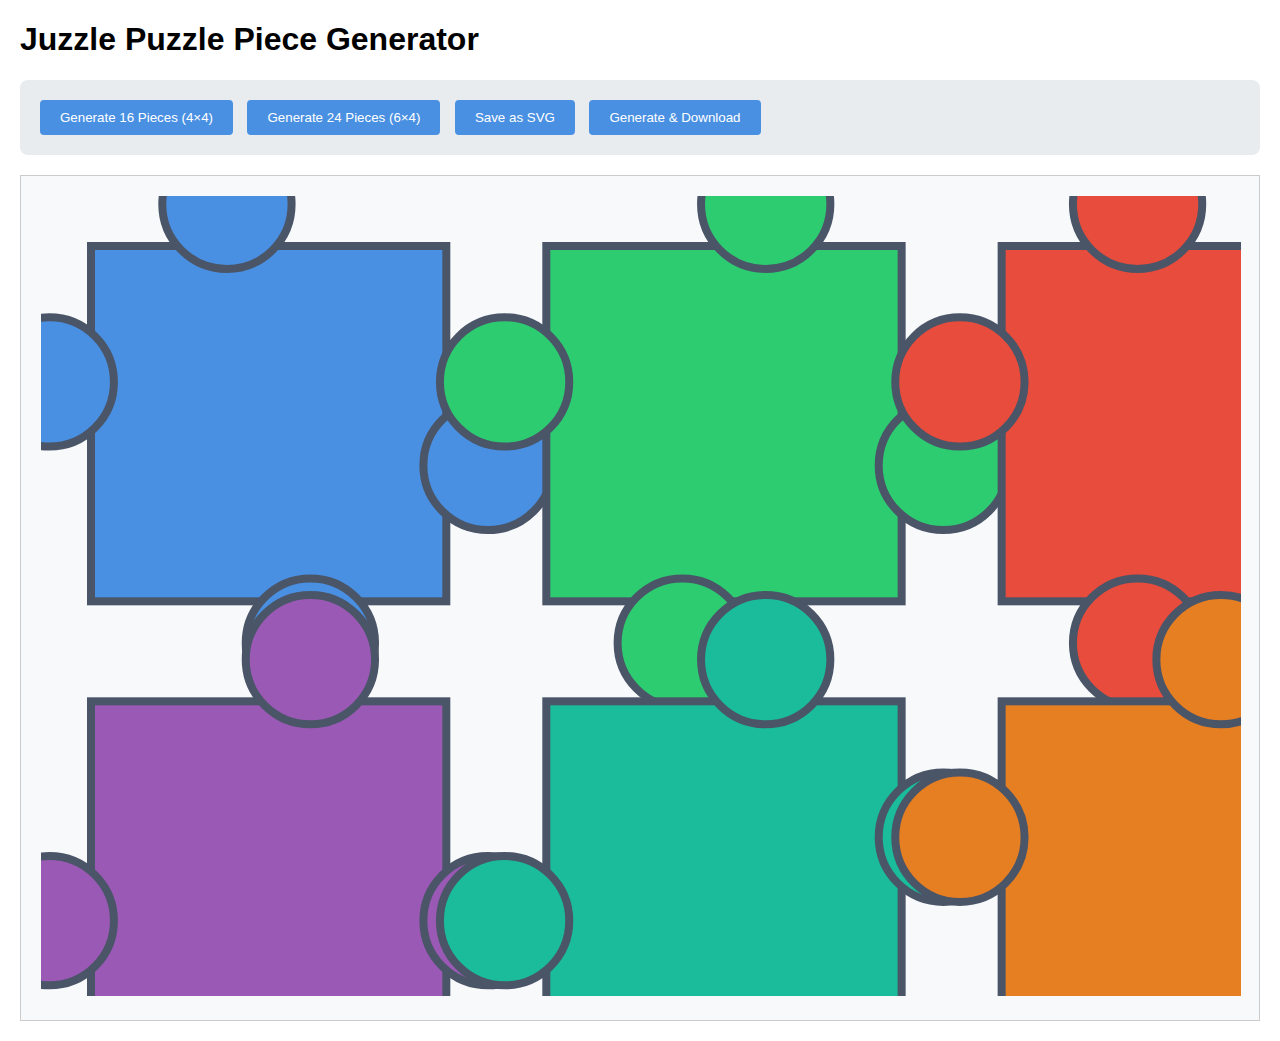
<file: gen/index.html>
<!DOCTYPE html>
<html>
<head>
    <title>Juzzle Piece Generator</title>
    <style>
        body { margin: 20px; font-family: sans-serif; }
        #puzzle-container { 
            border: 1px solid #ccc; 
            padding: 20px;
            background: #f8f9fa;
        }
        .controls {
            margin: 20px 0;
            padding: 15px;
            background: #e9ecef;
            border-radius: 8px;
        }
        button {
            padding: 10px 20px;
            margin: 5px;
            background: #4A90E2;
            color: white;
            border: none;
            border-radius: 4px;
            cursor: pointer;
        }
        button:hover { background: #357ABD; }
    </style>
</head>
<body>
    <h1>Juzzle Puzzle Piece Generator</h1>
    
    <div class="controls">
        <button onclick="generatePieces(16)">Generate 16 Pieces (4×4)</button>
        <button onclick="generatePieces(24)">Generate 24 Pieces (6×4)</button>
        <button onclick="saveAsSVG()">Save as SVG</button>
        <button onclick="generateAndDownload(16)">Generate & Download</button>
    </div>
    
    <div id="puzzle-container"></div>

    <script>
        // Include the JuzzlePieceGenerator class here
        class JuzzlePieceGenerator {
            constructor() {
                this.squareSize = 355.32;
                this.knobRadius = 64.65;
                this.knobOffset = 41.72;
                this.connectionPoints = [
                    { x: -this.knobOffset, y: 177.66 - this.knobOffset, side: 'left', pos: 'top' },
                    { x: -this.knobOffset, y: 177.66 + this.knobOffset, side: 'left', pos: 'bottom' },
                    { x: this.squareSize + this.knobOffset, y: 177.66 - this.knobOffset, side: 'right', pos: 'top' },
                    { x: this.squareSize + this.knobOffset, y: 177.66 + this.knobOffset, side: 'right', pos: 'bottom' },
                    { x: 177.66 - this.knobOffset, y: -this.knobOffset, side: 'top', pos: 'left' },
                    { x: 177.66 + this.knobOffset, y: -this.knobOffset, side: 'top', pos: 'right' },
                    { x: 177.66 - this.knobOffset, y: this.squareSize + this.knobOffset, side: 'bottom', pos: 'left' },
                    { x: 177.66 + this.knobOffset, y: this.squareSize + this.knobOffset, side: 'bottom', pos: 'right' }
                ];
            }

            generateBalancedPattern() {
                const pattern = this.connectionPoints.map(() => 
                    Math.random() > 0.5 ? 'knob' : 'hole'
                );
                
                ['left', 'right', 'top', 'bottom'].forEach(side => {
                    const sideIndices = this.connectionPoints
                        .map((cp, i) => cp.side === side ? i : -1)
                        .filter(i => i !== -1);
                    const sideTypes = sideIndices.map(i => pattern[i]);
                    
                    if (sideTypes.every(t => t === 'knob')) {
                        pattern[sideIndices[0]] = 'hole';
                    } else if (sideTypes.every(t => t === 'hole')) {
                        pattern[sideIndices[0]] = 'knob';
                    }
                });
                
                return pattern;
            }

            createPieceSVG(pattern, pieceId, color = '#7E8AA2') {
                const svgNS = "http://www.w3.org/2000/svg";
                const group = document.createElementNS(svgNS, 'g');
                group.setAttribute('id', `piece-${pieceId}`);
                
                const square = document.createElementNS(svgNS, 'rect');
                square.setAttribute('x', '0');
                square.setAttribute('y', '0');
                square.setAttribute('width', this.squareSize);
                square.setAttribute('height', this.squareSize);
                square.setAttribute('fill', color);
                square.setAttribute('stroke', '#4A5568');
                square.setAttribute('stroke-width', '8');
                group.appendChild(square);
                
                this.connectionPoints.forEach((point, i) => {
                    if (pattern[i] === 'knob') {
                        const knob = document.createElementNS(svgNS, 'circle');
                        knob.setAttribute('cx', point.x);
                        knob.setAttribute('cy', point.y);
                        knob.setAttribute('r', this.knobRadius);
                        knob.setAttribute('fill', color);
                        knob.setAttribute('stroke', '#4A5568');
                        knob.setAttribute('stroke-width', '8');
                        group.appendChild(knob);
                    }
                });
                
                return group;
            }

            generatePiecesGrid(numPieces = 16, cols = 4) {
                const svgNS = "http://www.w3.org/2000/svg";
                const svg = document.createElementNS(svgNS, 'svg');
                svg.setAttribute('width', '1200');
                svg.setAttribute('height', '800');
                svg.setAttribute('viewBox', '0 0 1200 800');
                
                const colors = [
                    '#4A90E2', '#2ECC71', '#E74C3C', '#F39C12',
                    '#9B59B6', '#1ABC9C', '#E67E22', '#34495E',
                    '#3498DB', '#27AE60', '#D35400', '#8E44AD',
                    '#16A085', '#2980B9', '#C0392B', '#7F8C8D'
                ];
                
                const rows = Math.ceil(numPieces / cols);
                const pieceWidth = this.squareSize + 100;
                const pieceHeight = this.squareSize + 100;
                
                for (let i = 0; i < numPieces; i++) {
                    const pattern = this.generateBalancedPattern();
                    const color = colors[i % colors.length];
                    const piece = this.createPieceSVG(pattern, i, color);
                    
                    const col = i % cols;
                    const row = Math.floor(i / cols);
                    piece.setAttribute('transform', `translate(${50 + col * pieceWidth}, ${50 + row * pieceHeight})`);
                    svg.appendChild(piece);
                }
                
                return svg;
            }
        }

        const generator = new JuzzlePieceGenerator();
        let currentSVG = null;

        function generatePieces(num) {
            const cols = num === 24 ? 6 : 4;
            const container = document.getElementById('puzzle-container');
            container.innerHTML = '';
            currentSVG = generator.generatePiecesGrid(num, cols);
            container.appendChild(currentSVG);
        }

        function saveAsSVG() {
            if (!currentSVG) return;
            const svgString = new XMLSerializer().serializeToString(currentSVG);
            const blob = new Blob([svgString], { type: 'image/svg+xml' });
            const url = URL.createObjectURL(blob);
            const a = document.createElement('a');
            a.href = url;
            a.download = 'juzzle-pieces.svg';
            a.click();
        }

        function generateAndDownload(num) {
            generatePieces(num);
            setTimeout(saveAsSVG, 100);
        }

        // Initial generation
        generatePieces(16);
    </script>
</body>
</html>
</file>
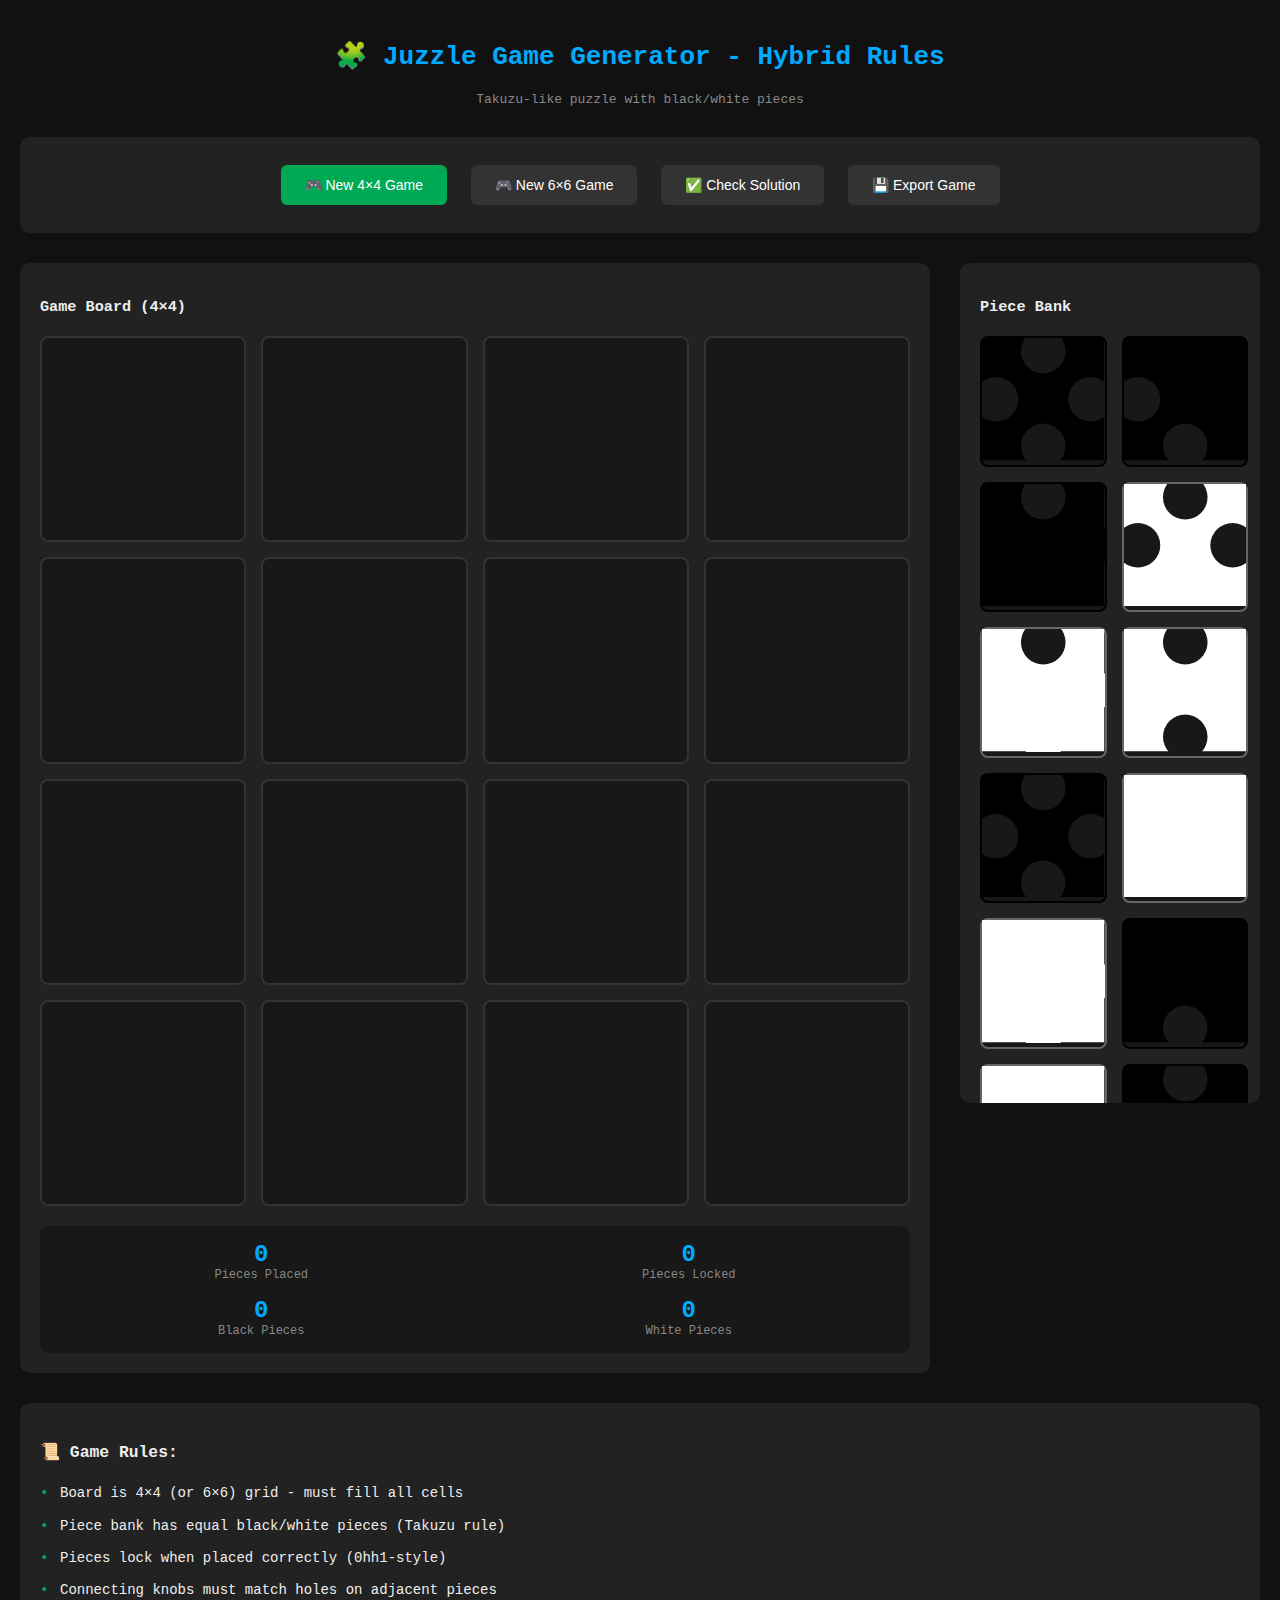
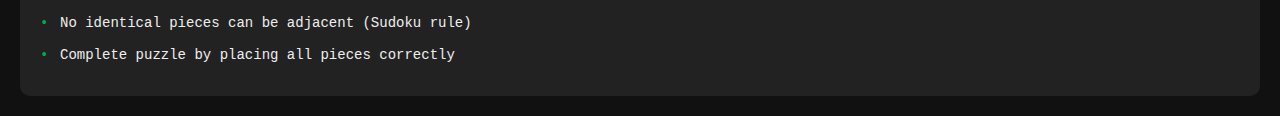
<file: suzuku/index.html>
<!DOCTYPE html>
<html>
<head>
    <title>Juzzle Game Generator - Hybrid Rules</title>
    <style>
        body { margin: 0; padding: 20px; background: #111; color: #eee; font-family: monospace; }
        .container { max-width: 1400px; margin: 0 auto; }
        h1 { color: #0af; text-align: center; margin: 20px 0; }
        .subtitle { text-align: center; color: #888; margin-bottom: 30px; }
        
        .game-container {
            display: grid;
            grid-template-columns: 1fr 300px;
            gap: 30px;
            margin-top: 30px;
        }
        
        .board-section {
            background: #222;
            padding: 20px;
            border-radius: 10px;
        }
        
        .bank-section {
            background: #222;
            padding: 20px;
            border-radius: 10px;
            overflow-y: auto;
            max-height: 800px;
        }
        
        .controls {
            text-align: center;
            margin: 30px 0;
            padding: 20px;
            background: #222;
            border-radius: 10px;
        }
        
        button {
            padding: 12px 24px;
            margin: 8px;
            background: #0a5;
            color: white;
            border: none;
            border-radius: 6px;
            cursor: pointer;
            font-size: 14px;
        }
        
        button:hover { background: #0c6; }
        button.secondary { background: #333; }
        button.secondary:hover { background: #444; }
        
        #board {
            display: grid;
            grid-template-columns: repeat(4, 1fr);
            gap: 15px;
            margin: 20px 0;
        }
        
        #piece-bank {
            display: grid;
            grid-template-columns: repeat(2, 1fr);
            gap: 15px;
            margin: 20px 0;
        }
        
        .cell {
            background: #181818;
            border: 2px solid #333;
            border-radius: 8px;
            aspect-ratio: 1;
            display: flex;
            align-items: center;
            justify-content: center;
            cursor: pointer;
            transition: all 0.2s;
        }
        
        .cell:hover { border-color: #0af; }
        .cell.placed { border-color: #0a5; }
        .cell.locked { border-color: #ff4500; background: rgba(255, 69, 0, 0.1); }
        .cell.invalid { border-color: #f00; animation: shake 0.5s; }
        
        .bank-piece {
            background: #181818;
            border: 2px solid #444;
            border-radius: 8px;
            aspect-ratio: 1;
            cursor: grab;
            transition: all 0.2s;
        }
        
        .bank-piece:hover { border-color: #0af; transform: scale(1.05); }
        .bank-piece.dragging { opacity: 0.5; }
        .bank-piece.used { opacity: 0.3; cursor: not-allowed; }
        
        .bank-piece.black { border-color: #000; }
        .bank-piece.white { border-color: #666; }
        
        .stats {
            display: grid;
            grid-template-columns: repeat(2, 1fr);
            gap: 15px;
            margin-top: 20px;
            padding: 15px;
            background: #181818;
            border-radius: 8px;
        }
        
        .stat-item {
            text-align: center;
        }
        
        .stat-value {
            font-size: 24px;
            font-weight: bold;
            color: #0af;
        }
        
        .stat-label {
            font-size: 12px;
            color: #888;
        }
        
        .rules {
            margin-top: 30px;
            padding: 20px;
            background: #222;
            border-radius: 10px;
            font-size: 14px;
            line-height: 1.6;
        }
        
        .rule-item {
            margin: 10px 0;
            padding-left: 20px;
            position: relative;
        }
        
        .rule-item:before {
            content: "•";
            color: #0a5;
            position: absolute;
            left: 0;
        }
        
        @keyframes shake {
            0%, 100% { transform: translateX(0); }
            25% { transform: translateX(-5px); }
            75% { transform: translateX(5px); }
        }
    </style>
</head>
<body>
    <div class="container">
        <h1>🧩 Juzzle Game Generator - Hybrid Rules</h1>
        <div class="subtitle">Takuzu-like puzzle with black/white pieces</div>
        
        <div class="controls">
            <button onclick="newGame(4)">🎮 New 4×4 Game</button>
            <button onclick="newGame(6)" class="secondary">🎮 New 6×6 Game</button>
            <button onclick="checkSolution()" class="secondary">✅ Check Solution</button>
            <button onclick="exportGame()" class="secondary">💾 Export Game</button>
        </div>
        
        <div class="game-container">
            <div class="board-section">
                <h3>Game Board (4×4)</h3>
                <div id="board"></div>
                <div class="stats">
                    <div class="stat-item">
                        <div class="stat-value" id="placed-count">0</div>
                        <div class="stat-label">Pieces Placed</div>
                    </div>
                    <div class="stat-item">
                        <div class="stat-value" id="locked-count">0</div>
                        <div class="stat-label">Pieces Locked</div>
                    </div>
                    <div class="stat-item">
                        <div class="stat-value" id="black-count">0</div>
                        <div class="stat-label">Black Pieces</div>
                    </div>
                    <div class="stat-item">
                        <div class="stat-value" id="white-count">0</div>
                        <div class="stat-label">White Pieces</div>
                    </div>
                </div>
            </div>
            
            <div class="bank-section">
                <h3>Piece Bank</h3>
                <div id="piece-bank"></div>
                <div style="margin-top: 20px; font-size: 12px; color: #888;">
                    Drag pieces from bank to board
                </div>
            </div>
        </div>
        
        <div class="rules">
            <h3>📜 Game Rules:</h3>
            <div class="rule-item">Board is 4×4 (or 6×6) grid - must fill all cells</div>
            <div class="rule-item">Piece bank has equal black/white pieces (Takuzu rule)</div>
            <div class="rule-item">Pieces lock when placed correctly (0hh1-style)</div>
            <div class="rule-item">Connecting knobs must match holes on adjacent pieces</div>
            <div class="rule-item">No identical pieces can be adjacent (Sudoku rule)</div>
            <div class="rule-item">Complete puzzle by placing all pieces correctly</div>
        </div>
    </div>

    <script>
        // Game configuration
        const CONFIG = {
            boardSize: 4,
            colors: {
                black: '#000000',
                white: '#ffffff'
            },
            template: {
                square: { x: 373.83, y: 381.35, width: 355.32, height: 355.32 },
                sides: {
                    left: [
                        { cx: 331.55, cy: 559.01, type: 'outer' },
                        { cx: 414.33, cy: 559.01, type: 'inner' }
                    ],
                    right: [
                        { cx: 688.86, cy: 559.01, type: 'inner' },
                        { cx: 771.64, cy: 559.01, type: 'outer' }
                    ],
                    top: [
                        { cx: 551.49, cy: 336.84, type: 'outer' },
                        { cx: 551.49, cy: 419.63, type: 'inner' }
                    ],
                    bottom: [
                        { cx: 551.49, cy: 694.15, type: 'inner' },
                        { cx: 551.49, cy: 776.94, type: 'outer' }
                    ]
                },
                radius: 64.65
            }
        };

        class JuzzleGame {
            constructor(boardSize = 4) {
                this.boardSize = boardSize;
                this.totalCells = boardSize * boardSize;
                this.board = Array(this.totalCells).fill(null);
                this.locked = Array(this.totalCells).fill(false);
                this.pieceBank = [];
                this.selectedPiece = null;
                this.draggingPiece = null;
                
                this.initGame();
                this.render();
            }
            
            initGame() {
                // Generate unique pieces for bank (50% black, 50% white)
                const totalPieces = this.totalCells;
                const blackCount = Math.floor(totalPieces / 2);
                const whiteCount = totalPieces - blackCount;
                
                // Generate black pieces
                for (let i = 0; i < blackCount; i++) {
                    const piece = this.generateUniquePiece(CONFIG.colors.black);
                    this.pieceBank.push({
                        ...piece,
                        id: `black-${i}`,
                        used: false,
                        colorType: 'black'
                    });
                }
                
                // Generate white pieces
                for (let i = 0; i < whiteCount; i++) {
                    const piece = this.generateUniquePiece(CONFIG.colors.white);
                    this.pieceBank.push({
                        ...piece,
                        id: `white-${i}`,
                        used: false,
                        colorType: 'white'
                    });
                }
                
                // Shuffle bank
                this.shuffleBank();
            }
            
            generateUniquePiece(color) {
                const pattern = {
                    left: Math.random() > 0.5 ? 0 : 1,
                    right: Math.random() > 0.5 ? 0 : 1,
                    top: Math.random() > 0.5 ? 0 : 1,
                    bottom: Math.random() > 0.5 ? 0 : 1
                };
                
                // Create SVG for piece
                const svg = this.createPieceSVG(pattern, color);
                
                return {
                    pattern,
                    color,
                    svg,
                    code: this.getPatternCode(pattern)
                };
            }
            
            createPieceSVG(pattern, color) {
                const svgNS = "http://www.w3.org/2000/svg";
                const svg = document.createElementNS(svgNS, 'svg');
                svg.setAttribute('viewBox', '0 0 355.32 355.32');
                svg.setAttribute('width', '100%');
                svg.setAttribute('height', '100%');
                
                // Calculate normalized coordinates
                const square = { x: 0, y: 0, width: 355.32, height: 355.32 };
                const radius = 64.65;
                const sides = {
                    left: [
                        { cx: 331.55 - 373.83, cy: 559.01 - 381.35, type: 'outer' },
                        { cx: 414.33 - 373.83, cy: 559.01 - 381.35, type: 'inner' }
                    ],
                    right: [
                        { cx: 688.86 - 373.83, cy: 559.01 - 381.35, type: 'inner' },
                        { cx: 771.64 - 373.83, cy: 559.01 - 381.35, type: 'outer' }
                    ],
                    top: [
                        { cx: 551.49 - 373.83, cy: 336.84 - 381.35, type: 'outer' },
                        { cx: 551.49 - 373.83, cy: 419.63 - 381.35, type: 'inner' }
                    ],
                    bottom: [
                        { cx: 551.49 - 373.83, cy: 694.15 - 381.35, type: 'inner' },
                        { cx: 551.49 - 373.83, cy: 776.94 - 381.35, type: 'outer' }
                    ]
                };
                
                // Create mask for holes
                const defs = document.createElementNS(svgNS, 'defs');
                const mask = document.createElementNS(svgNS, 'mask');
                mask.setAttribute('id', `mask-${Date.now()}-${Math.random()}`);
                
                const whiteBg = document.createElementNS(svgNS, 'rect');
                whiteBg.setAttribute('x', '0');
                whiteBg.setAttribute('y', '0');
                whiteBg.setAttribute('width', '100%');
                whiteBg.setAttribute('height', '100%');
                whiteBg.setAttribute('fill', 'white');
                mask.appendChild(whiteBg);
                
                // Add holes (inner circles)
                ['left', 'right', 'top', 'bottom'].forEach(side => {
                    const circle = sides[side][pattern[side]];
                    if (circle.type === 'inner') {
                        const hole = document.createElementNS(svgNS, 'circle');
                        hole.setAttribute('cx', circle.cx);
                        hole.setAttribute('cy', circle.cy);
                        hole.setAttribute('r', radius);
                        hole.setAttribute('fill', 'black');
                        mask.appendChild(hole);
                    }
                });
                
                defs.appendChild(mask);
                svg.appendChild(defs);
                
                // Base square with mask
                const squareRect = document.createElementNS(svgNS, 'rect');
                squareRect.setAttribute('x', '0');
                squareRect.setAttribute('y', '0');
                squareRect.setAttribute('width', square.width);
                squareRect.setAttribute('height', square.height);
                squareRect.setAttribute('fill', color);
                squareRect.setAttribute('mask', `url(#${mask.getAttribute('id')})`);
                svg.appendChild(squareRect);
                
                // Add knobs (outer circles)
                ['left', 'right', 'top', 'bottom'].forEach(side => {
                    const circle = sides[side][pattern[side]];
                    if (circle.type === 'outer') {
                        const knob = document.createElementNS(svgNS, 'circle');
                        knob.setAttribute('cx', circle.cx);
                        knob.setAttribute('cy', circle.cy);
                        knob.setAttribute('r', radius);
                        knob.setAttribute('fill', color);
                        svg.appendChild(knob);
                    }
                });
                
                return svg;
            }
            
            getPatternCode(pattern) {
                return `${pattern.left}${pattern.right}${pattern.top}${pattern.bottom}`;
            }
            
            shuffleBank() {
                for (let i = this.pieceBank.length - 1; i > 0; i--) {
                    const j = Math.floor(Math.random() * (i + 1));
                    [this.pieceBank[i], this.pieceBank[j]] = [this.pieceBank[j], this.pieceBank[i]];
                }
            }
            
            canPlacePiece(boardIndex, piece) {
                if (this.locked[boardIndex]) return false;
                
                // Check if piece already used
                if (piece.used) return false;
                
                const row = Math.floor(boardIndex / this.boardSize);
                const col = boardIndex % this.boardSize;
                
                // Check adjacent pieces
                const neighbors = [
                    { dir: 'left', checkIndex: boardIndex - 1, needSide: 'right', otherSide: 'left' },
                    { dir: 'right', checkIndex: boardIndex + 1, needSide: 'left', otherSide: 'right' },
                    { dir: 'top', checkIndex: boardIndex - this.boardSize, needSide: 'bottom', otherSide: 'top' },
                    { dir: 'bottom', checkIndex: boardIndex + this.boardSize, needSide: 'top', otherSide: 'bottom' }
                ];
                
                for (const neighbor of neighbors) {
                    if (this.board[neighbor.checkIndex]) {
                        const neighborPiece = this.pieceBank.find(p => p.id === this.board[neighbor.checkIndex]);
                        
                        // Takuzu rule: No identical adjacent pieces
                        if (neighborPiece.code === piece.code) {
                            return false;
                        }
                        
                        // Check knob/hole compatibility
                        if (!this.checkConnection(piece, neighborPiece, neighbor.needSide, neighbor.otherSide)) {
                            return false;
                        }
                    }
                }
                
                return true;
            }
            
            checkConnection(piece1, piece2, side1, side2) {
                // Get circle types for the connecting sides
                const sides = ['left', 'right', 'top', 'bottom'];
                const template = CONFIG.template.sides;
                
                const circle1 = template[side1][piece1.pattern[side1]];
                const circle2 = template[side2][piece2.pattern[side2]];
                
                // Knob must connect to hole (opposite types)
                return circle1.type !== circle2.type;
            }
            
            placePiece(boardIndex, pieceId) {
                const pieceIndex = this.pieceBank.findIndex(p => p.id === pieceId);
                if (pieceIndex === -1 || this.pieceBank[pieceIndex].used) return false;
                
                const piece = this.pieceBank[pieceIndex];
                
                if (this.canPlacePiece(boardIndex, piece)) {
                    this.board[boardIndex] = pieceId;
                    this.pieceBank[pieceIndex].used = true;
                    
                    // Check if piece should lock
                    if (this.shouldLockPiece(boardIndex)) {
                        this.locked[boardIndex] = true;
                    }
                    
                    this.render();
                    return true;
                }
                
                return false;
            }
            
            shouldLockPiece(boardIndex) {
                // Piece locks if all adjacent connections are valid
                const row = Math.floor(boardIndex / this.boardSize);
                const col = boardIndex % this.boardSize;
                
                const checks = [];
                if (col > 0) checks.push(boardIndex - 1);
                if (col < this.boardSize - 1) checks.push(boardIndex + 1);
                if (row > 0) checks.push(boardIndex - this.boardSize);
                if (row < this.boardSize - 1) checks.push(boardIndex + this.boardSize);
                
                return checks.every(index => this.board[index] !== null);
            }
            
            removePiece(boardIndex) {
                if (this.locked[boardIndex]) return false;
                
                const pieceId = this.board[boardIndex];
                if (!pieceId) return false;
                
                const pieceIndex = this.pieceBank.findIndex(p => p.id === pieceId);
                if (pieceIndex !== -1) {
                    this.pieceBank[pieceIndex].used = false;
                }
                
                this.board[boardIndex] = null;
                this.render();
                return true;
            }
            
            checkSolution() {
                let valid = true;
                const feedback = [];
                
                // Check all cells are filled
                if (this.board.some(cell => cell === null)) {
                    feedback.push("Not all cells are filled");
                    valid = false;
                }
                
                // Check Takuzu rule: equal black/white count per row/column
                for (let i = 0; i < this.boardSize; i++) {
                    // Check row
                    const rowPieces = this.board.slice(i * this.boardSize, (i + 1) * this.boardSize)
                        .map(id => this.pieceBank.find(p => p.id === id))
                        .filter(Boolean);
                    
                    const blackInRow = rowPieces.filter(p => p.colorType === 'black').length;
                    const whiteInRow = rowPieces.filter(p => p.colorType === 'white').length;
                    
                    if (Math.abs(blackInRow - whiteInRow) > 1) {
                        feedback.push(`Row ${i + 1} doesn't have balanced black/white pieces`);
                        valid = false;
                    }
                    
                    // Check column
                    const colPieces = [];
                    for (let j = 0; j < this.boardSize; j++) {
                        const pieceId = this.board[j * this.boardSize + i];
                        if (pieceId) {
                            const piece = this.pieceBank.find(p => p.id === pieceId);
                            if (piece) colPieces.push(piece);
                        }
                    }
                    
                    const blackInCol = colPieces.filter(p => p.colorType === 'black').length;
                    const whiteInCol = colPieces.filter(p => p.colorType === 'white').length;
                    
                    if (Math.abs(blackInCol - whiteInCol) > 1) {
                        feedback.push(`Column ${i + 1} doesn't have balanced black/white pieces`);
                        valid = false;
                    }
                }
                
                // Check no identical adjacent pieces
                for (let i = 0; i < this.totalCells; i++) {
                    if (!this.board[i]) continue;
                    
                    const piece = this.pieceBank.find(p => p.id === this.board[i]);
                    const neighbors = [
                        i - 1, // left
                        i + 1, // right
                        i - this.boardSize, // top
                        i + this.boardSize // bottom
                    ].filter(index => index >= 0 && index < this.totalCells);
                    
                    for (const neighbor of neighbors) {
                        if (this.board[neighbor]) {
                            const neighborPiece = this.pieceBank.find(p => p.id === this.board[neighbor]);
                            if (piece.code === neighborPiece.code) {
                                feedback.push(`Pieces at ${i} and ${neighbor} are identical`);
                                valid = false;
                            }
                        }
                    }
                }
                
                return { valid, feedback };
            }
            
            render() {
                this.renderBoard();
                this.renderBank();
                this.updateStats();
            }
            
            renderBoard() {
                const boardEl = document.getElementById('board');
                boardEl.style.gridTemplateColumns = `repeat(${this.boardSize}, 1fr)`;
                boardEl.innerHTML = '';
                
                for (let i = 0; i < this.totalCells; i++) {
                    const cell = document.createElement('div');
                    cell.className = 'cell';
                    if (this.board[i]) cell.classList.add('placed');
                    if (this.locked[i]) cell.classList.add('locked');
                    
                    if (this.board[i]) {
                        const piece = this.pieceBank.find(p => p.id === this.board[i]);
                        cell.appendChild(piece.svg.cloneNode(true));
                    }
                    
                    cell.addEventListener('click', () => {
                        if (this.board[i] && !this.locked[i]) {
                            this.removePiece(i);
                        } else if (this.selectedPiece) {
                            if (this.placePiece(i, this.selectedPiece)) {
                                this.selectedPiece = null;
                            } else {
                                cell.classList.add('invalid');
                                setTimeout(() => cell.classList.remove('invalid'), 500);
                            }
                        }
                    });
                    
                    boardEl.appendChild(cell);
                }
            }
            
            renderBank() {
                const bankEl = document.getElementById('piece-bank');
                bankEl.innerHTML = '';
                
                this.pieceBank.forEach(piece => {
                    const pieceEl = document.createElement('div');
                    pieceEl.className = `bank-piece ${piece.colorType}`;
                    if (piece.used) pieceEl.classList.add('used');
                    
                    pieceEl.appendChild(piece.svg.cloneNode(true));
                    pieceEl.setAttribute('data-piece-id', piece.id);
                    
                    pieceEl.addEventListener('click', () => {
                        if (!piece.used) {
                            this.selectedPiece = piece.id;
                            // Highlight selected piece
                            document.querySelectorAll('.bank-piece').forEach(el => {
                                el.classList.remove('selected');
                            });
                            pieceEl.classList.add('selected');
                        }
                    });
                    
                    // Drag and drop
                    pieceEl.setAttribute('draggable', 'true');
                    pieceEl.addEventListener('dragstart', (e) => {
                        if (!piece.used) {
                            e.dataTransfer.setData('text/plain', piece.id);
                            pieceEl.classList.add('dragging');
                        }
                    });
                    
                    pieceEl.addEventListener('dragend', () => {
                        pieceEl.classList.remove('dragging');
                    });
                    
                    bankEl.appendChild(pieceEl);
                });
                
                // Allow drop on board cells
                const cells = document.querySelectorAll('.cell');
                cells.forEach(cell => {
                    cell.addEventListener('dragover', (e) => {
                        e.preventDefault();
                    });
                    
                    cell.addEventListener('drop', (e) => {
                        e.preventDefault();
                        const pieceId = e.dataTransfer.getData('text/plain');
                        const boardIndex = Array.from(cells).indexOf(cell);
                        if (pieceId && boardIndex !== -1) {
                            if (this.placePiece(boardIndex, pieceId)) {
                                this.selectedPiece = null;
                            }
                        }
                    });
                });
            }
            
            updateStats() {
                const placed = this.board.filter(Boolean).length;
                const locked = this.locked.filter(Boolean).length;
                
                const blackPieces = this.board
                    .map(id => this.pieceBank.find(p => p.id === id))
                    .filter(Boolean)
                    .filter(p => p.colorType === 'black').length;
                
                const whitePieces = this.board
                    .map(id => this.pieceBank.find(p => p.id === id))
                    .filter(Boolean)
                    .filter(p => p.colorType === 'white').length;
                
                document.getElementById('placed-count').textContent = placed;
                document.getElementById('locked-count').textContent = locked;
                document.getElementById('black-count').textContent = blackPieces;
                document.getElementById('white-count').textContent = whitePieces;
            }
            
            exportGame() {
                const gameData = {
                    boardSize: this.boardSize,
                    board: this.board,
                    locked: this.locked,
                    pieceBank: this.pieceBank.map(p => ({
                        id: p.id,
                        colorType: p.colorType,
                        pattern: p.pattern,
                        code: p.code,
                        used: p.used
                    })),
                    timestamp: new Date().toISOString()
                };
                
                const dataStr = JSON.stringify(gameData, null, 2);
                const blob = new Blob([dataStr], { type: 'application/json' });
                const url = URL.createObjectURL(blob);
                const a = document.createElement('a');
                a.href = url;
                a.download = `juzzle-game-${Date.now()}.json`;
                document.body.appendChild(a);
                a.click();
                document.body.removeChild(a);
                URL.revokeObjectURL(url);
            }
        }

        // Game instance
        let game = new JuzzleGame(4);

        // UI Functions
        function newGame(size) {
            game = new JuzzleGame(size);
            document.querySelector('.board-section h3').textContent = `Game Board (${size}×${size})`;
        }

        function checkSolution() {
            const result = game.checkSolution();
            if (result.valid) {
                alert('🎉 Congratulations! Puzzle solved correctly!');
            } else {
                alert('❌ Puzzle not complete:\n' + result.feedback.join('\n'));
            }
        }

        function exportGame() {
            game.exportGame();
        }
    </script>
</body>
</html>
</file>
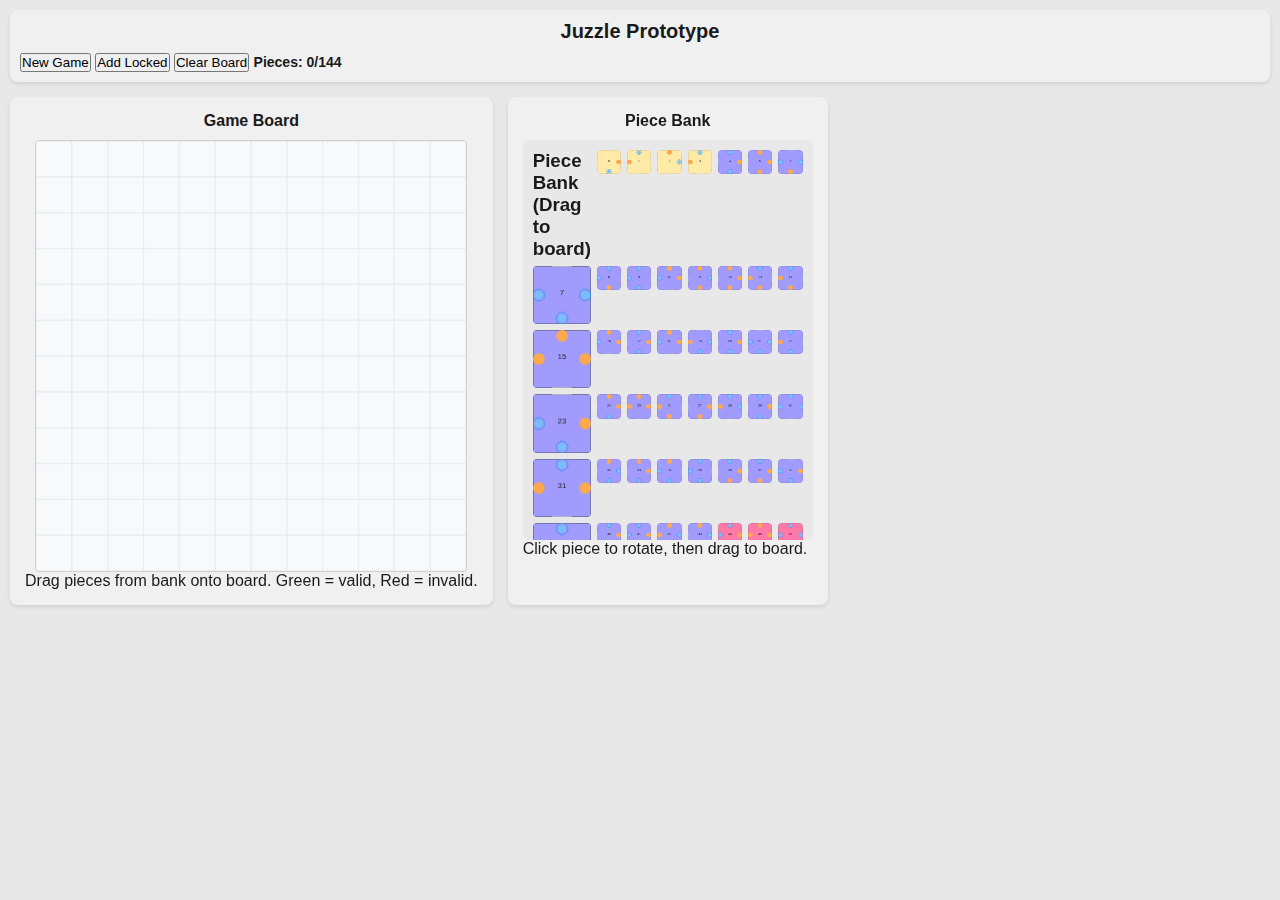
<file: prototype.html>
<!DOCTYPE html>
<html>
<head>
    <meta name="viewport" content="width=device-width, initial-scale=1.0, maximum-scale=1.0, user-scalable=no">
    <title>Juzzle - 0h h1 Hybrid</title>
    <link rel="stylesheet" href="style.css">
</head>
<body>
    <div class="game-container">
    <div class="header">
        <h1>Juzzle Prototype</h1>
        <div class="controls">
            <button onclick="generatePieces()">New Game</button>
            <button onclick="placeLockedPieces()">Add Locked</button>
            <button onclick="clearBoard()">Clear Board</button>
            <span id="counter">Pieces: 0/144</span>
        </div>
    </div>
    <div class="main-area">
        <div class="board-container">
            <h2>Game Board</h2>
            <canvas id="boardCanvas" width="600" height="600"></canvas>
            <div class="hint">Drag pieces from bank onto board. Green = valid, Red = invalid.</div>
        </div>
        
        <div class="bank-container">
            <h2>Piece Bank</h2>
            <div id="pieceContainer" class="piece-bank"></div>
            <div class="hint">Click piece to rotate, then drag to board.</div>
        </div>
    </div>
</div>
<script src="juzzle.js"></script>
</body>
</html>
</file>
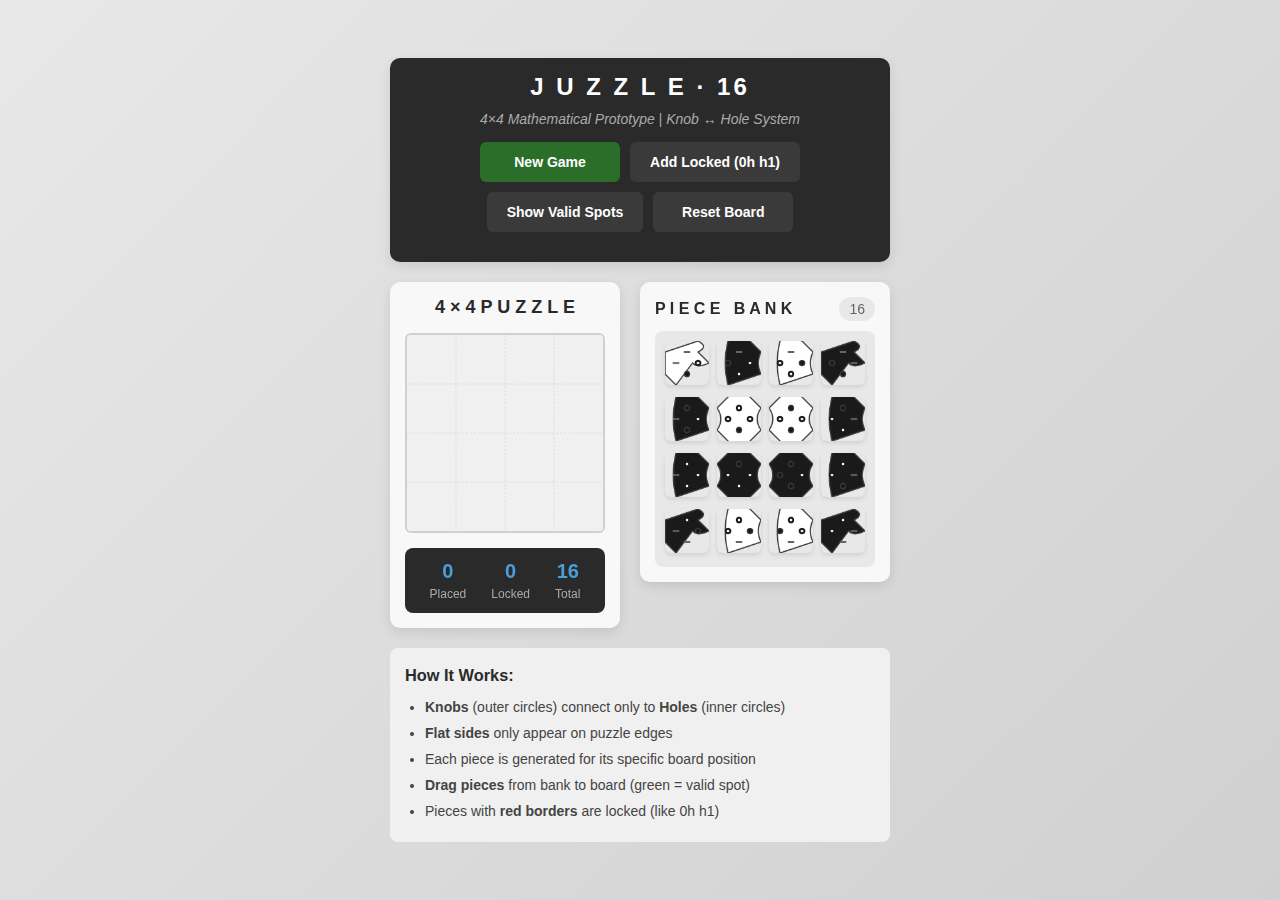
<file: prototype16.html>
<!DOCTYPE html>
<html lang="en">
<head>
    <meta name="viewport" content="width=device-width, initial-scale=1.0, maximum-scale=1.0, user-scalable=no">
    <title>Juzzle 4×4 Prototype</title>
    <style>
        * {
            margin: 0;
            padding: 0;
            box-sizing: border-box;
            -webkit-tap-highlight-color: transparent;
        }

        body {
            font-family: -apple-system, BlinkMacSystemFont, 'Segoe UI', Roboto, sans-serif;
            background: linear-gradient(135deg, #e8e8e8 0%, #d0d0d0 100%);
            min-height: 100vh;
            padding: 10px;
            display: flex;
            justify-content: center;
            align-items: center;
        }

        .game-container {
            max-width: 500px;
            width: 100%;
        }

        /* Header */
        .header {
            text-align: center;
            margin-bottom: 20px;
            padding: 15px;
            background: #2a2a2a;
            border-radius: 10px;
            box-shadow: 0 4px 12px rgba(0,0,0,0.1);
        }

        .header h1 {
            color: white;
            font-size: 24px;
            letter-spacing: 3px;
            margin-bottom: 10px;
        }

        .subtitle {
            color: #aaa;
            font-size: 14px;
            font-style: italic;
        }

        /* Controls */
        .controls {
            display: flex;
            flex-wrap: wrap;
            gap: 10px;
            justify-content: center;
            margin: 15px 0;
        }

        .control-btn {
            padding: 12px 20px;
            background: #3a3a3a;
            color: white;
            border: none;
            border-radius: 6px;
            font-size: 14px;
            font-weight: 600;
            cursor: pointer;
            transition: all 0.2s;
            min-width: 140px;
        }

        .control-btn:hover {
            background: #4a4a4a;
            transform: translateY(-2px);
            box-shadow: 0 4px 8px rgba(0,0,0,0.2);
        }

        .control-btn.primary {
            background: #2a6e2a;
        }

        .control-btn.primary:hover {
            background: #3a8e3a;
        }

        /* Main Game Area */
        .game-area {
            display: flex;
            flex-direction: column;
            gap: 20px;
        }

        @media (min-width: 768px) {
            .game-area {
                flex-direction: row;
                align-items: flex-start;
            }
        }

        /* Board */
        .board-container {
            flex: 1;
            background: #f8f8f8;
            border-radius: 10px;
            padding: 15px;
            box-shadow: 0 4px 12px rgba(0,0,0,0.1);
        }

        .board-container h2 {
            text-align: center;
            color: #2a2a2a;
            margin-bottom: 15px;
            font-size: 18px;
        }

        #boardCanvas {
            width: 100%;
            height: auto;
            display: block;
            margin: 0 auto;
            background: white;
            border-radius: 6px;
            border: 2px solid #d0d0d0;
        }

        /* Piece Bank */
        .bank-container {
            background: #f8f8f8;
            border-radius: 10px;
            padding: 15px;
            box-shadow: 0 4px 12px rgba(0,0,0,0.1);
        }

        @media (min-width: 768px) {
            .bank-container {
                width: 250px;
            }
        }

        .bank-header {
            display: flex;
            justify-content: space-between;
            align-items: center;
            margin-bottom: 10px;
        }

        .bank-header h2 {
            color: #2a2a2a;
            font-size: 16px;
        }

        #bankCounter {
            color: #666;
            font-size: 14px;
            background: #e8e8e8;
            padding: 4px 10px;
            border-radius: 12px;
        }

        .piece-bank {
            display: grid;
            grid-template-columns: repeat(4, 1fr);
            gap: 8px;
            padding: 10px;
            background: #e8e8e8;
            border-radius: 8px;
            max-height: 300px;
            overflow-y: auto;
        }

        .piece-canvas {
            width: 100%;
            aspect-ratio: 1;
            border-radius: 6px;
            cursor: grab;
            transition: all 0.2s;
            box-shadow: 0 2px 4px rgba(0,0,0,0.1);
        }

        .piece-canvas:hover {
            transform: scale(1.05);
            box-shadow: 0 4px 8px rgba(0,0,0,0.2);
        }

        .piece-canvas:active {
            cursor: grabbing;
        }

        /* Stats */
        .stats {
            display: flex;
            justify-content: space-around;
            background: #2a2a2a;
            color: white;
            padding: 12px;
            border-radius: 8px;
            margin-top: 15px;
        }

        .stat-item {
            text-align: center;
        }

        .stat-value {
            font-size: 20px;
            font-weight: bold;
            color: #4a9eda;
        }

        .stat-label {
            font-size: 12px;
            color: #aaa;
            margin-top: 4px;
        }

        /* Instructions */
        .instructions {
            background: #f0f0f0;
            padding: 15px;
            border-radius: 8px;
            margin-top: 20px;
            font-size: 14px;
            line-height: 1.5;
            color: #444;
        }

        .instructions h3 {
            color: #2a2a2a;
            margin-bottom: 10px;
        }

        .instructions ul {
            padding-left: 20px;
        }

        .instructions li {
            margin-bottom: 5px;
        }

        /* Drag hint */
        #dragHint {
            position: fixed;
            bottom: 20px;
            left: 50%;
            transform: translateX(-50%);
            background: rgba(42, 42, 42, 0.95);
            color: white;
            padding: 12px 24px;
            border-radius: 25px;
            font-size: 14px;
            z-index: 1000;
            pointer-events: none;
            opacity: 0;
            transition: opacity 0.3s;
            box-shadow: 0 4px 12px rgba(0,0,0,0.2);
        }

        #dragHint.visible {
            opacity: 1;
        }
    </style>
</head>
<body>
    <div class="game-container">
        <!-- Header -->
        <div class="header">
            <h1>J U Z Z L E · 16</h1>
            <div class="subtitle">4×4 Mathematical Prototype | Knob ↔ Hole System</div>
            
            <div class="controls">
                <button class="control-btn primary" onclick="newGame()">New Game</button>
                <button class="control-btn" onclick="addLockedPieces()">Add Locked (0h h1)</button>
                <button class="control-btn" onclick="showSolution()">Show Valid Spots</button>
                <button class="control-btn" onclick="resetBoard()">Reset Board</button>
            </div>
        </div>

        <!-- Main Game Area -->
        <div class="game-area">
            <!-- Board -->
            <div class="board-container">
                <h2>4 × 4 P U Z Z L E</h2>
                <canvas id="boardCanvas" width="320" height="320"></canvas>
                
                <div class="stats">
                    <div class="stat-item">
                        <div class="stat-value" id="placedCount">0</div>
                        <div class="stat-label">Placed</div>
                    </div>
                    <div class="stat-item">
                        <div class="stat-value" id="lockedCount">0</div>
                        <div class="stat-label">Locked</div>
                    </div>
                    <div class="stat-item">
                        <div class="stat-value">16</div>
                        <div class="stat-label">Total</div>
                    </div>
                </div>
            </div>

            <!-- Piece Bank -->
            <div class="bank-container">
                <div class="bank-header">
                    <h2>P I E C E &nbsp; B A N K</h2>
                    <div id="bankCounter">16</div>
                </div>
                <div id="pieceContainer" class="piece-bank"></div>
            </div>
        </div>

        <!-- Instructions -->
        <div class="instructions">
            <h3>How It Works:</h3>
            <ul>
                <li><strong>Knobs</strong> (outer circles) connect only to <strong>Holes</strong> (inner circles)</li>
                <li><strong>Flat sides</strong> only appear on puzzle edges</li>
                <li>Each piece is generated for its specific board position</li>
                <li><strong>Drag pieces</strong> from bank to board (green = valid spot)</li>
                <li>Pieces with <strong>red borders</strong> are locked (like 0h h1)</li>
            </ul>
        </div>

        <!-- Drag Hint -->
        <div id="dragHint">Drop piece on highlighted green cell</div>
    </div>

    <script src="juzzle16.js"></script>
    <script>
        // Simple drag hint handler
        function showDragHint(text) {
            const hint = document.getElementById('dragHint');
            hint.textContent = text;
            hint.classList.add('visible');
            setTimeout(() => hint.classList.remove('visible'), 1500);
        }
    </script>
</body>
</html>
</file>
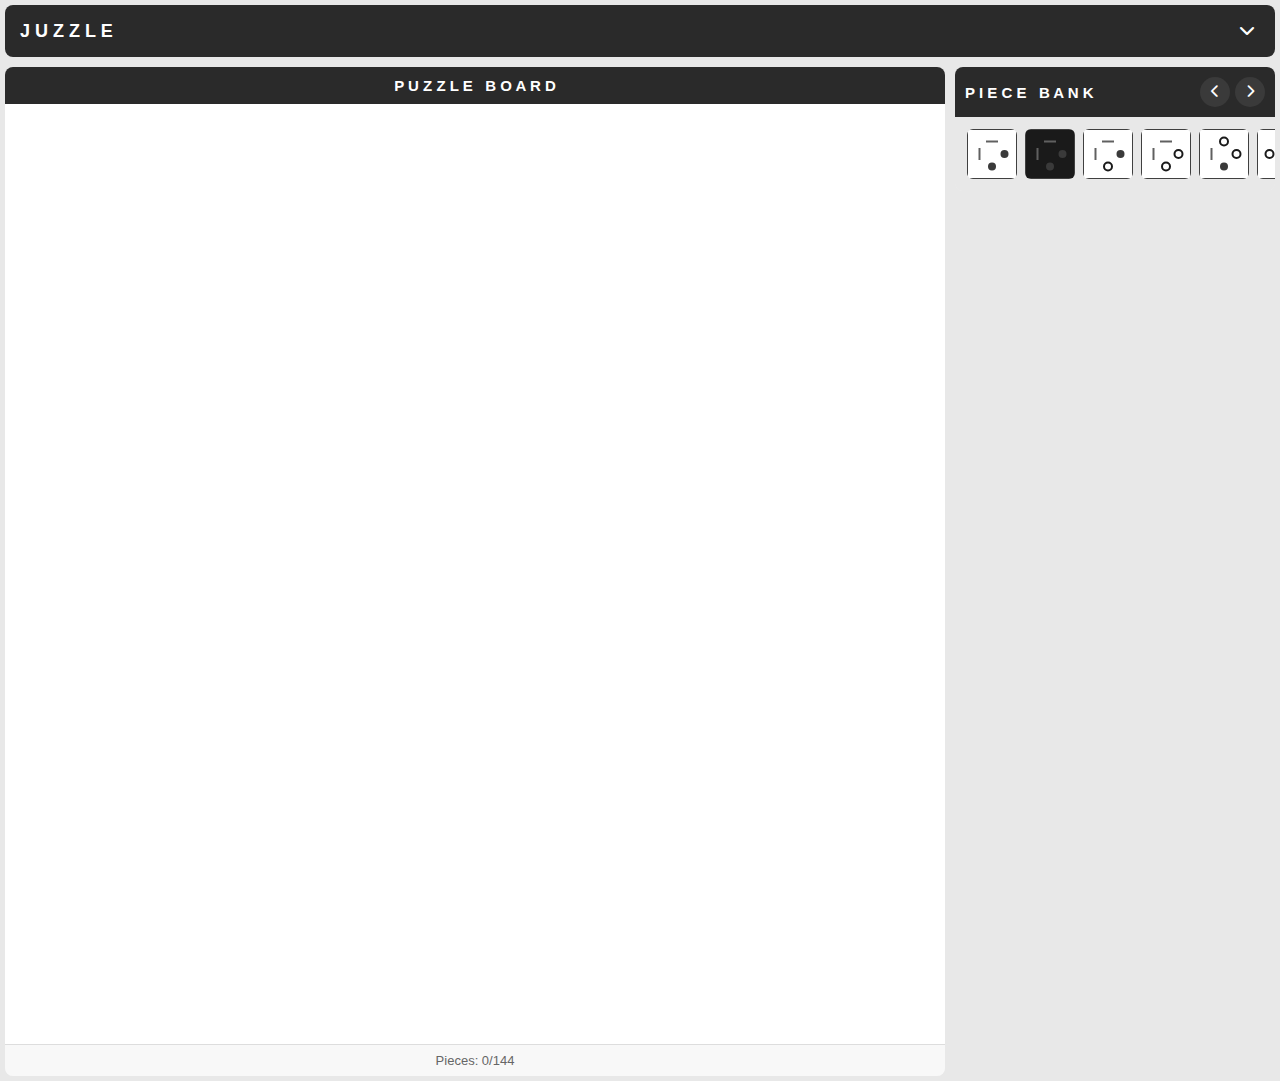
<file: prototype2.html>
<!DOCTYPE html>
<html lang="en">
<head>
    <meta name="viewport" content="width=device-width, initial-scale=1.0, maximum-scale=1.0, user-scalable=no">
    <title>Juzzle</title>
    <link rel="stylesheet" href="https://cdnjs.cloudflare.com/ajax/libs/font-awesome/6.4.0/css/all.min.css">
    <style>
        * {
            margin: 0;
            padding: 0;
            box-sizing: border-box;
            -webkit-tap-highlight-color: transparent;
        }

        body {
            font-family: -apple-system, BlinkMacSystemFont, 'Segoe UI', Roboto, sans-serif;
            background: #e8e8e8;
            min-height: 100vh;
            overflow-x: hidden;
            padding: 5px;
        }

        .game-container {
            max-width: 100%;
        }

        /* Collapsible Header */
        .header {
            background: #f0f0f0;
            border-radius: 8px;
            margin-bottom: 10px;
            overflow: hidden;
        }

        .header-top {
            display: flex;
            justify-content: space-between;
            align-items: center;
            padding: 12px 15px;
            background: #2a2a2a;
            color: white;
        }

        .header-top h1 {
            font-size: 18px;
            font-weight: 600;
        }

        #toggleControls {
            background: none;
            border: none;
            color: white;
            font-size: 16px;
            cursor: pointer;
            padding: 5px;
        }

        #controls {
            display: none;
            padding: 15px;
            flex-wrap: wrap;
            gap: 10px;
            justify-content: center;
            background: #f8f8f8;
            border-top: 1px solid #ddd;
        }

        .control-btn {
            padding: 10px 15px;
            background: #2a2a2a;
            color: white;
            border: none;
            border-radius: 6px;
            font-size: 14px;
            cursor: pointer;
            min-width: 120px;
            transition: background 0.2s;
        }

        .control-btn:hover {
            background: #404040;
        }

        .control-btn.toggle {
            background: #3a3a3a;
        }

        /* Main Game Area */
        .main-area {
            display: flex;
            flex-direction: column;
            gap: 10px;
        }

        @media (min-width: 768px) {
            .main-area {
                flex-direction: row;
                align-items: flex-start;
            }
        }

        /* Board - No Margins */
        .board-container {
            background: #f0f0f0;
            border-radius: 8px;
            overflow: hidden;
            flex: 1;
        }

        .board-container h2 {
            font-size: 15px;
            padding: 10px;
            background: #2a2a2a;
            color: white;
            text-align: center;
            margin: 0;
        }

        #boardCanvas {
            width: 100%;
            height: auto;
            display: block;
            background: white;
        }

        /* Piece Bank - Horizontal Scroll */
        .bank-container {
            background: #f0f0f0;
            border-radius: 8px;
            overflow: hidden;
            width: 100%;
        }

        @media (min-width: 768px) {
            .bank-container {
                width: 320px;
            }
        }

        .bank-header {
            display: flex;
            justify-content: space-between;
            align-items: center;
            padding: 10px;
            background: #2a2a2a;
            color: white;
        }

        .bank-header h2 {
            font-size: 15px;
            margin: 0;
        }

        .bank-scroll-controls {
            display: flex;
            gap: 5px;
        }

        .scroll-btn {
            background: #3a3a3a;
            color: white;
            border: none;
            width: 30px;
            height: 30px;
            border-radius: 50%;
            cursor: pointer;
            display: flex;
            align-items: center;
            justify-content: center;
        }

        .piece-bank {
            display: flex;
            overflow-x: auto;
            gap: 8px;
            padding: 12px;
            background: #e8e8e8;
            scrollbar-width: none;
            -ms-overflow-style: none;
        }

        .piece-bank::-webkit-scrollbar {
            display: none;
        }

        .piece-canvas {
            flex: 0 0 auto;
            width: 50px;
            height: 50px;
            border-radius: 6px;
            cursor: grab;
            transition: transform 0.1s, opacity 0.2s;
        }

        .piece-canvas:hover {
            transform: scale(1.05);
        }

        .piece-canvas:active {
            cursor: grabbing;
        }

        /* Counter */
        #counter {
            text-align: center;
            padding: 8px;
            font-size: 13px;
            color: #666;
            background: #f8f8f8;
            border-top: 1px solid #ddd;
        }

        /* Drag Hint */
        .drag-hint {
            position: fixed;
            bottom: 20px;
            left: 50%;
            transform: translateX(-50%);
            background: rgba(42, 42, 42, 0.9);
            color: white;
            padding: 10px 20px;
            border-radius: 20px;
            font-size: 14px;
            z-index: 1000;
            pointer-events: none;
            opacity: 0;
            transition: opacity 0.3s;
        }

        .drag-hint.visible {
            opacity: 1;
        }
    </style>
</head>
<body>
    <div class="game-container">
        <!-- Collapsible Header -->
        <div class="header">
            <div class="header-top">
                <h1>J U Z Z L E</h1>
                <button id="toggleControls">
                    <i class="fas fa-chevron-down"></i>
                </button>
            </div>
            <div id="controls">
                <button class="control-btn" onclick="generatePieces()">New Game</button>
                <button class="control-btn" onclick="placeLockedPieces()">Add Locked</button>
                <button class="control-btn" onclick="clearBoard()">Clear Board</button>
                <button class="control-btn toggle" id="toggleHints" onclick="toggleHints()">
                    <i class="fas fa-lightbulb"></i> Hints: ON
                </button>
            </div>
        </div>

        <!-- Main Game Area -->
        <div class="main-area">
            <!-- Game Board (No margins) -->
            <div class="board-container">
                <h2>P U Z Z L E &nbsp; B O A R D</h2>
                <canvas id="boardCanvas"></canvas>
                <div id="counter">Pieces: 0/144</div>
            </div>

            <!-- Piece Bank (Horizontal Scroll) -->
            <div class="bank-container">
                <div class="bank-header">
                    <h2>P I E C E &nbsp; B A N K</h2>
                    <div class="bank-scroll-controls">
                        <button class="scroll-btn" onclick="scrollBank(-100)">
                            <i class="fas fa-chevron-left"></i>
                        </button>
                        <button class="scroll-btn" onclick="scrollBank(100)">
                            <i class="fas fa-chevron-right"></i>
                        </button>
                    </div>
                </div>
                <div id="pieceContainer" class="piece-bank"></div>
            </div>
        </div>
    </div>

    <!-- Drag Hint -->
    <div class="drag-hint" id="dragHint">Drop here to place piece</div>

    <script src="juzzle2.js"></script>
    <script>
        // Scroll controls for bank
        function scrollBank(amount) {
            const bank = document.getElementById('pieceContainer');
            bank.scrollBy({ left: amount, behavior: 'smooth' });
        }

        // Show/hide drag hint
        function showDragHint(show) {
            const hint = document.getElementById('dragHint');
            hint.classList.toggle('visible', show);
        }

        // Toggle controls
        document.getElementById('toggleControls').addEventListener('click', function() {
            const controls = document.getElementById('controls');
            const icon = this.querySelector('i');
            
            if (controls.style.display === 'flex') {
                controls.style.display = 'none';
                icon.className = 'fas fa-chevron-down';
            } else {
                controls.style.display = 'flex';
                icon.className = 'fas fa-chevron-up';
            }
        });
    </script>
</body>
</html>
</file>
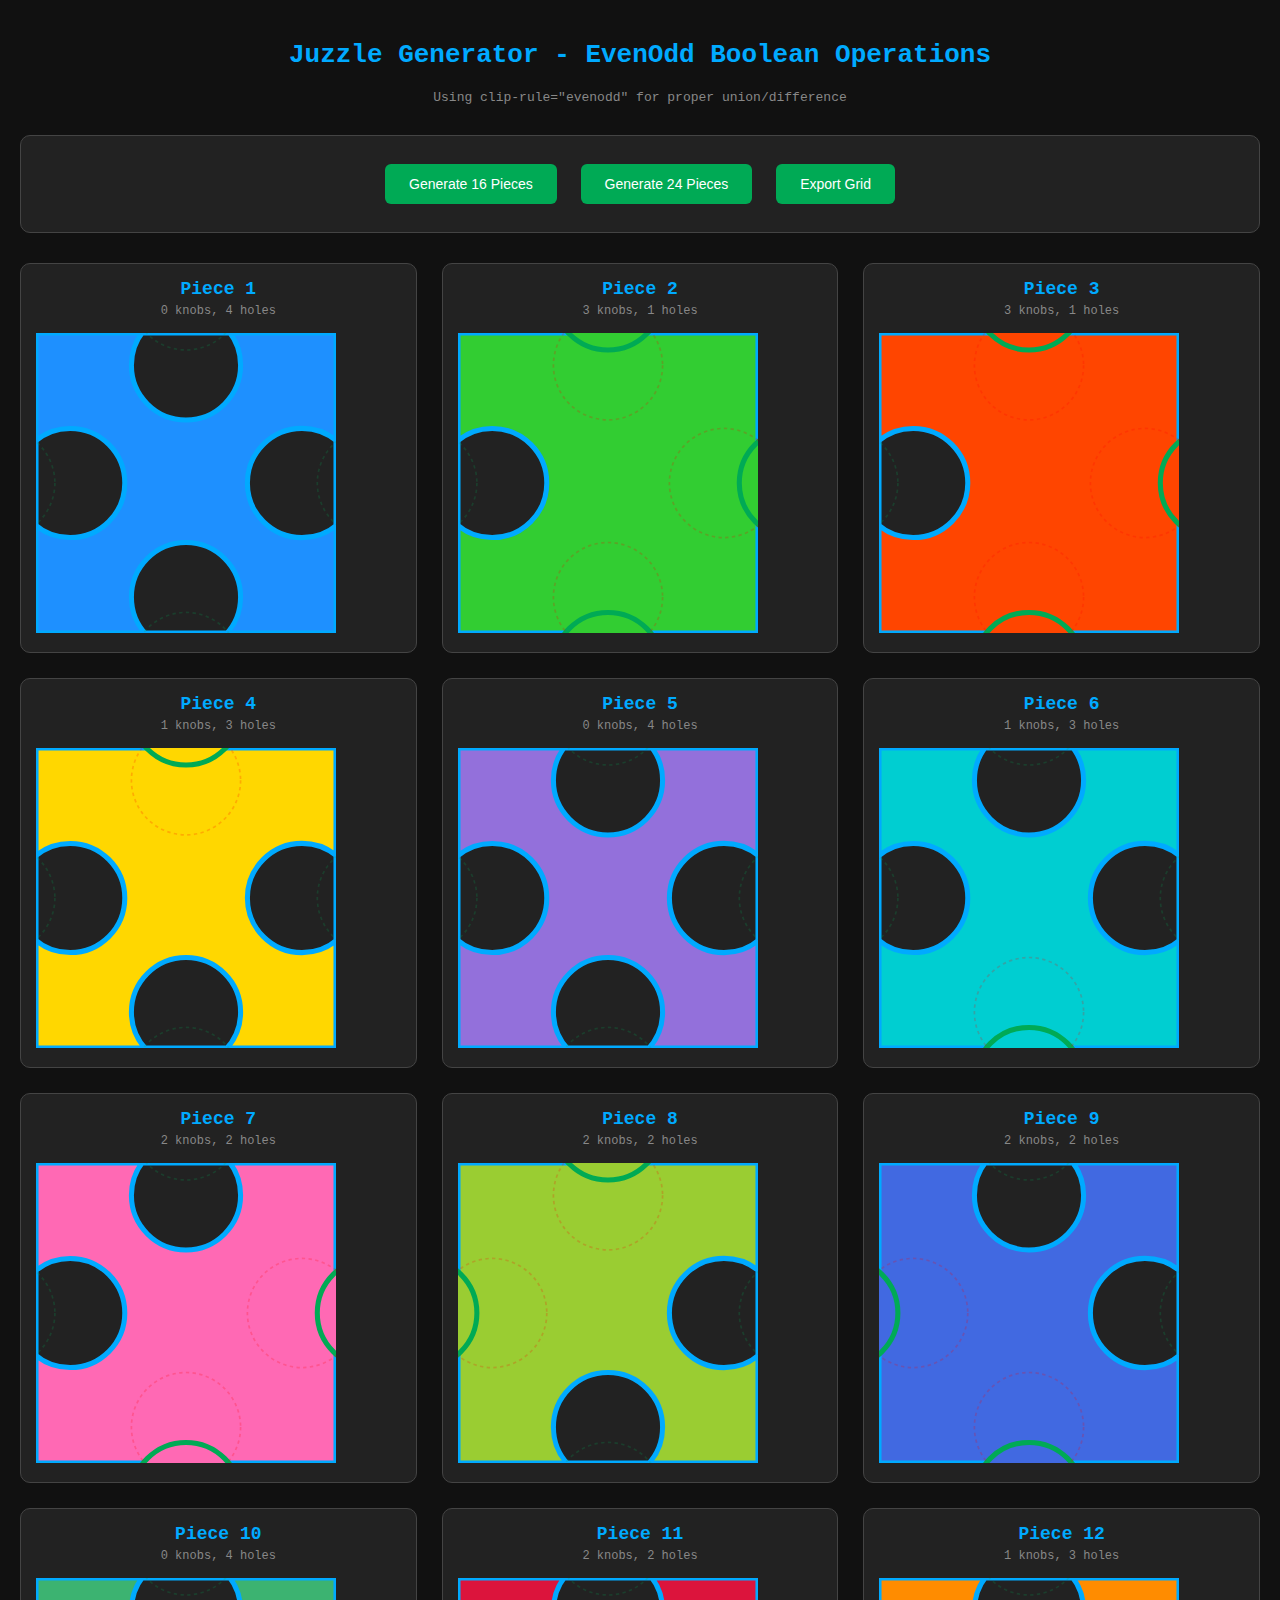
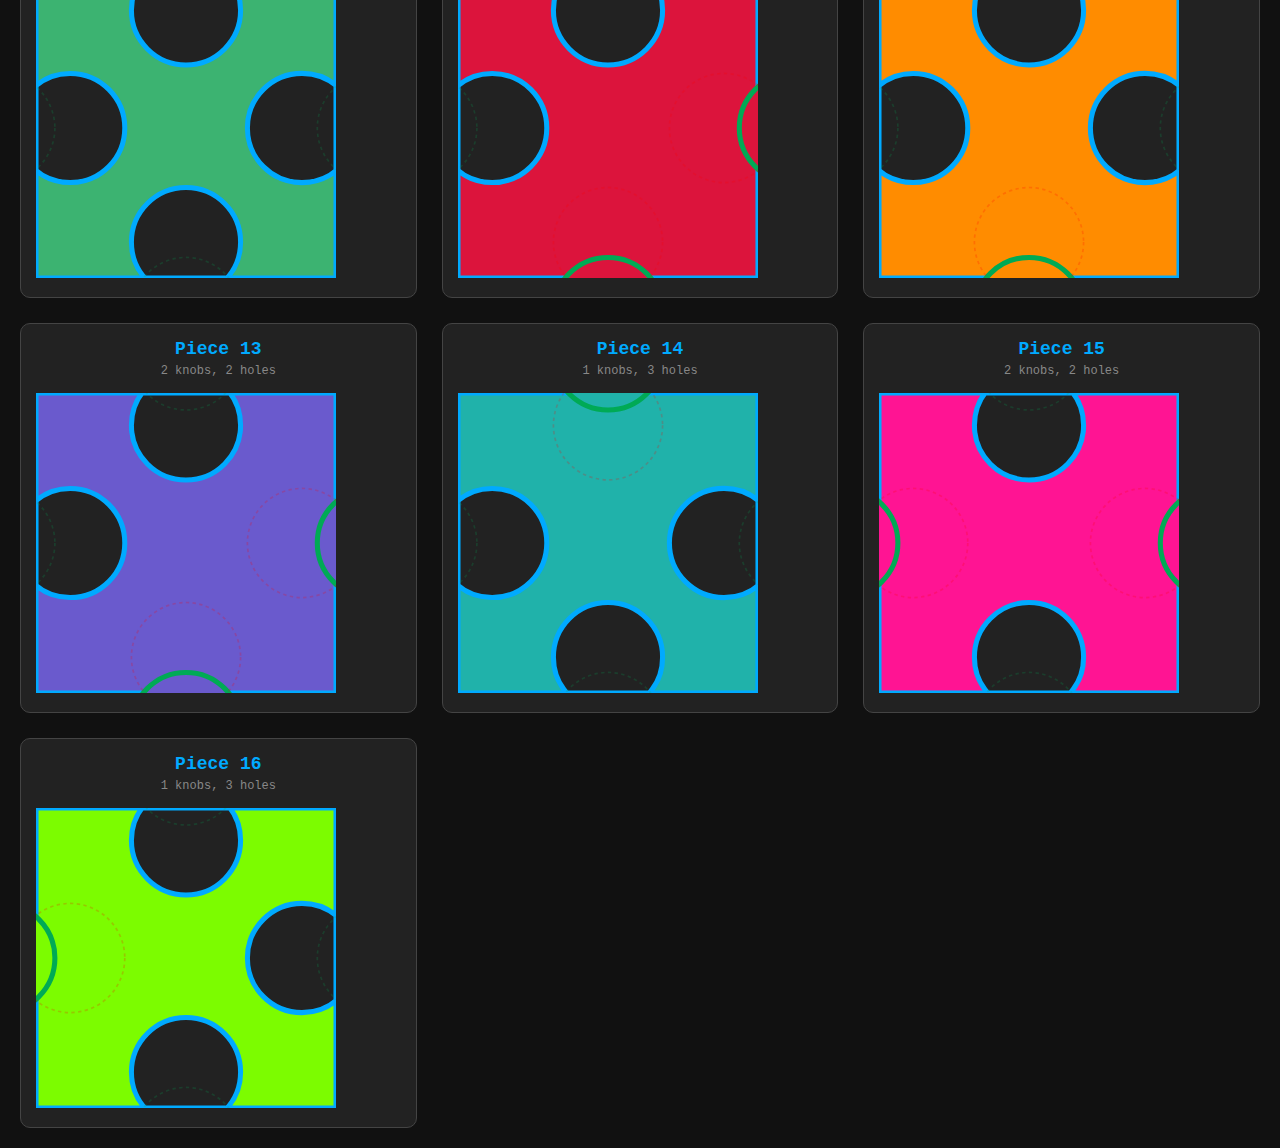
<file: gen/tempo.html>
<!DOCTYPE html>
<html>
<head>
    <title>Juzzle Generator - EvenOdd Boolean Operations</title>
    <style>
        body { margin: 0; padding: 20px; background: #111; color: #eee; font-family: monospace; }
        .container { max-width: 1400px; margin: 0 auto; }
        h1 { color: #0af; text-align: center; margin: 20px 0; }
        .subtitle { text-align: center; color: #888; margin-bottom: 30px; }
        .controls {
            text-align: center;
            margin: 30px 0;
            padding: 20px;
            background: #222;
            border-radius: 10px;
            border: 1px solid #444;
        }
        button {
            padding: 12px 24px;
            margin: 8px;
            background: #0a5;
            color: white;
            border: none;
            border-radius: 6px;
            cursor: pointer;
            font-size: 14px;
        }
        button:hover { background: #0c6; }
        #grid {
            display: grid;
            grid-template-columns: repeat(auto-fill, minmax(300px, 1fr));
            gap: 25px;
            margin-top: 30px;
        }
        .piece-card {
            background: #222;
            padding: 15px;
            border-radius: 10px;
            border: 1px solid #444;
        }
        .piece-header {
            margin-bottom: 15px;
            text-align: center;
        }
        .piece-id { color: #0af; font-weight: bold; font-size: 18px; }
        .piece-svg {
            width: 100%;
            height: 300px;
            background: #181818;
            border-radius: 8px;
        }
    </style>
</head>
<body>
    <div class="container">
        <h1>Juzzle Generator - EvenOdd Boolean Operations</h1>
        <div class="subtitle">Using clip-rule="evenodd" for proper union/difference</div>
        
        <div class="controls">
            <button onclick="generatePieces(16)">Generate 16 Pieces</button>
            <button onclick="generatePieces(24)">Generate 24 Pieces</button>
            <button onclick="exportGrid()">Export Grid</button>
        </div>
        
        <div id="grid"></div>
    </div>

    <script>
        // Template coordinates
        const TEMPLATE = {
            square: { x: 373.83, y: 381.35, width: 355.32, height: 355.32 },
            sides: {
                left: [
                    { cx: 331.55, cy: 559.01, type: 'outer' },
                    { cx: 414.33, cy: 559.01, type: 'inner' }
                ],
                right: [
                    { cx: 688.86, cy: 559.01, type: 'inner' },
                    { cx: 771.64, cy: 559.01, type: 'outer' }
                ],
                top: [
                    { cx: 551.49, cy: 336.84, type: 'outer' },
                    { cx: 551.49, cy: 419.63, type: 'inner' }
                ],
                bottom: [
                    { cx: 551.49, cy: 694.15, type: 'inner' },
                    { cx: 551.49, cy: 776.94, type: 'outer' }
                ]
            },
            radius: 64.65
        };

        class EvenOddGenerator {
            constructor() {
                this.normalizeCoordinates();
            }
            
            normalizeCoordinates() {
                this.square = { x: 0, y: 0, width: TEMPLATE.square.width, height: TEMPLATE.square.height };
                
                this.sides = {};
                for (const [sideName, circles] of Object.entries(TEMPLATE.sides)) {
                    this.sides[sideName] = circles.map(circle => ({
                        cx: circle.cx - TEMPLATE.square.x,
                        cy: circle.cy - TEMPLATE.square.y,
                        type: circle.type,
                        original: circle
                    }));
                }
            }
            
            generatePiece() {
                return {
                    left: Math.random() > 0.5 ? 0 : 1,
                    right: Math.random() > 0.5 ? 0 : 1,
                    top: Math.random() > 0.5 ? 0 : 1,
                    bottom: Math.random() > 0.5 ? 0 : 1
                };
            }
            
            // Create SVG path using evenodd rule
            createPieceSVG(piece, id, color) {
                const svgNS = "http://www.w3.org/2000/svg";
                const svg = document.createElementNS(svgNS, 'svg');
                svg.setAttribute('viewBox', '0 0 355.32 355.32');
                svg.setAttribute('width', '300');
                svg.setAttribute('height', '300');
                
                // Create single path with evenodd fill-rule
                const path = document.createElementNS(svgNS, 'path');
                
                // Start with square path
                let pathData = `M0,0 L${this.square.width},0 L${this.square.width},${this.square.height} L0,${this.square.height} Z`;
                
                // Collect circles for boolean operations
                const innerCircles = []; // For difference (holes)
                const outerCircles = []; // For union (knobs)
                
                for (const [sideName, circleIndex] of Object.entries(piece)) {
                    const circle = this.sides[sideName][circleIndex];
                    if (circle.type === 'inner') {
                        innerCircles.push(circle);
                    } else {
                        outerCircles.push(circle);
                    }
                }
                
                // Add inner circles (holes) - will be subtracted using evenodd
                innerCircles.forEach(circle => {
                    const r = TEMPLATE.radius;
                    const x = circle.cx;
                    const y = circle.cy;
                    // Add circle in opposite direction for subtraction
                    pathData += ` M ${x + r},${y}`;
                    pathData += ` A ${r},${r} 0 1,0 ${x - r},${y}`;
                    pathData += ` A ${r},${r} 0 1,0 ${x + r},${y} Z`;
                });
                
                // Set path attributes
                path.setAttribute('d', pathData);
                path.setAttribute('fill', color);
                path.setAttribute('stroke', '#0af');
                path.setAttribute('stroke-width', '6');
                path.setAttribute('fill-rule', 'evenodd');
                svg.appendChild(path);
                
                // Add outer circles (knobs) as separate paths on top
                outerCircles.forEach(circle => {
                    const knob = document.createElementNS(svgNS, 'circle');
                    knob.setAttribute('cx', circle.cx);
                    knob.setAttribute('cy', circle.cy);
                    knob.setAttribute('r', TEMPLATE.radius);
                    knob.setAttribute('fill', color);
                    knob.setAttribute('stroke', '#0a5');
                    knob.setAttribute('stroke-width', '6');
                    svg.appendChild(knob);
                });
                
                // Add visual guides for non-selected circles
                const guides = document.createElementNS(svgNS, 'g');
                guides.setAttribute('opacity', '0.2');
                
                for (const [sideName, circles] of Object.entries(this.sides)) {
                    const selectedIndex = piece[sideName];
                    const otherIndex = selectedIndex === 0 ? 1 : 0;
                    const otherCircle = circles[otherIndex];
                    
                    const guide = document.createElementNS(svgNS, 'circle');
                    guide.setAttribute('cx', otherCircle.cx);
                    guide.setAttribute('cy', otherCircle.cy);
                    guide.setAttribute('r', TEMPLATE.radius);
                    guide.setAttribute('fill', 'none');
                    guide.setAttribute('stroke', otherCircle.type === 'inner' ? '#f00' : '#0a5');
                    guide.setAttribute('stroke-width', '2');
                    guide.setAttribute('stroke-dasharray', '4,4');
                    guides.appendChild(guide);
                }
                
                svg.appendChild(guides);
                
                return svg;
            }
            
            getPieceCode(piece) {
                const sideCodes = {
                    left: ['L↑', 'L↓'],
                    right: ['R↑', 'R↓'],
                    top: ['T←', 'T→'],
                    bottom: ['B←', 'B→']
                };
                
                let code = '';
                for (const [sideName, circleIndex] of Object.entries(piece)) {
                    const circle = this.sides[sideName][circleIndex];
                    code += `${sideCodes[sideName][circleIndex]}${circle.type === 'inner' ? 'H' : 'K'} `;
                }
                return code.trim();
            }
            
            getPieceStats(piece) {
                let knobs = 0, holes = 0;
                for (const [sideName, circleIndex] of Object.entries(piece)) {
                    if (this.sides[sideName][circleIndex].type === 'inner') {
                        holes++;
                    } else {
                        knobs++;
                    }
                }
                return { knobs, holes };
            }
        }

        const colors = [
            '#1e90ff', '#32cd32', '#ff4500', '#ffd700',
            '#9370db', '#00ced1', '#ff69b4', '#9acd32',
            '#4169e1', '#3cb371', '#dc143c', '#ff8c00',
            '#6a5acd', '#20b2aa', '#ff1493', '#7cfc00',
            '#0000cd', '#2e8b57', '#b22222', '#ffa500',
            '#483d8b', '#008b8b', '#c71585', '#7fff00'
        ];

        const generator = new EvenOddGenerator();
        let currentPieces = [];

        function generatePieces(count) {
            const grid = document.getElementById('grid');
            grid.innerHTML = '';
            currentPieces = [];
            
            for (let i = 0; i < count; i++) {
                const piece = generator.generatePiece();
                const color = colors[i % colors.length];
                const stats = generator.getPieceStats(piece);
                
                const card = document.createElement('div');
                card.className = 'piece-card';
                
                const header = document.createElement('div');
                header.className = 'piece-header';
                header.innerHTML = `
                    <div class="piece-id">Piece ${i + 1}</div>
                    <div style="color:#888;font-size:12px;margin-top:5px;">
                        ${stats.knobs} knobs, ${stats.holes} holes
                    </div>
                `;
                card.appendChild(header);
                
                const svg = generator.createPieceSVG(piece, i, color);
                svg.className = 'piece-svg';
                card.appendChild(svg);
                
                grid.appendChild(card);
                currentPieces.push({ id: i, piece, color, stats });
            }
        }

        function exportGrid() {
            const svgNS = 'http://www.w3.org/2000/svg';
            const masterSVG = document.createElementNS(svgNS, 'svg');
            masterSVG.setAttribute('xmlns', svgNS);
            masterSVG.setAttribute('width', '1200');
            masterSVG.setAttribute('height', '800');
            masterSVG.setAttribute('viewBox', '0 0 1200 800');
            
            const bg = document.createElementNS(svgNS, 'rect');
            bg.setAttribute('width', '1200');
            bg.setAttribute('height', '800');
            bg.setAttribute('fill', '#111');
            masterSVG.appendChild(bg);
            
            const cols = 4;
            const rows = Math.ceil(currentPieces.length / cols);
            const pieceSize = 1200 / cols * 0.7;
            
            currentPieces.forEach((p, i) => {
                const col = i % cols;
                const row = Math.floor(i / cols);
                const x = col * (1200 / cols) + (1200 / cols) / 2;
                const y = row * (700 / rows) + 100;
                
                const group = document.createElementNS(svgNS, 'g');
                group.setAttribute('transform', `translate(${x}, ${y}) scale(0.23)`);
                
                const pieceSVG = generator.createPieceSVG(p.piece, `export-${i}`, p.color);
                pieceSVG.removeAttribute('width');
                pieceSVG.removeAttribute('height');
                pieceSVG.setAttribute('viewBox', '0 0 355.32 355.32');
                
                const cloned = document.importNode(pieceSVG, true);
                group.appendChild(cloned);
                
                masterSVG.appendChild(group);
                
                const text = document.createElementNS(svgNS, 'text');
                text.setAttribute('x', x);
                text.setAttribute('y', y + 100);
                text.setAttribute('text-anchor', 'middle');
                text.setAttribute('fill', '#888');
                text.setAttribute('font-size', '12');
                text.textContent = `Piece ${i + 1}`;
                masterSVG.appendChild(text);
            });
            
            const serializer = new XMLSerializer();
            const svgString = serializer.serializeToString(masterSVG);
            const blob = new Blob([svgString], { type: 'image/svg+xml' });
            const url = URL.createObjectURL(blob);
            const a = document.createElement('a');
            a.href = url;
            a.download = 'juzzle-pieces.svg';
            document.body.appendChild(a);
            a.click();
            document.body.removeChild(a);
            URL.revokeObjectURL(url);
        }

        generatePieces(16);
    </script>
</body>
</html>
</file>
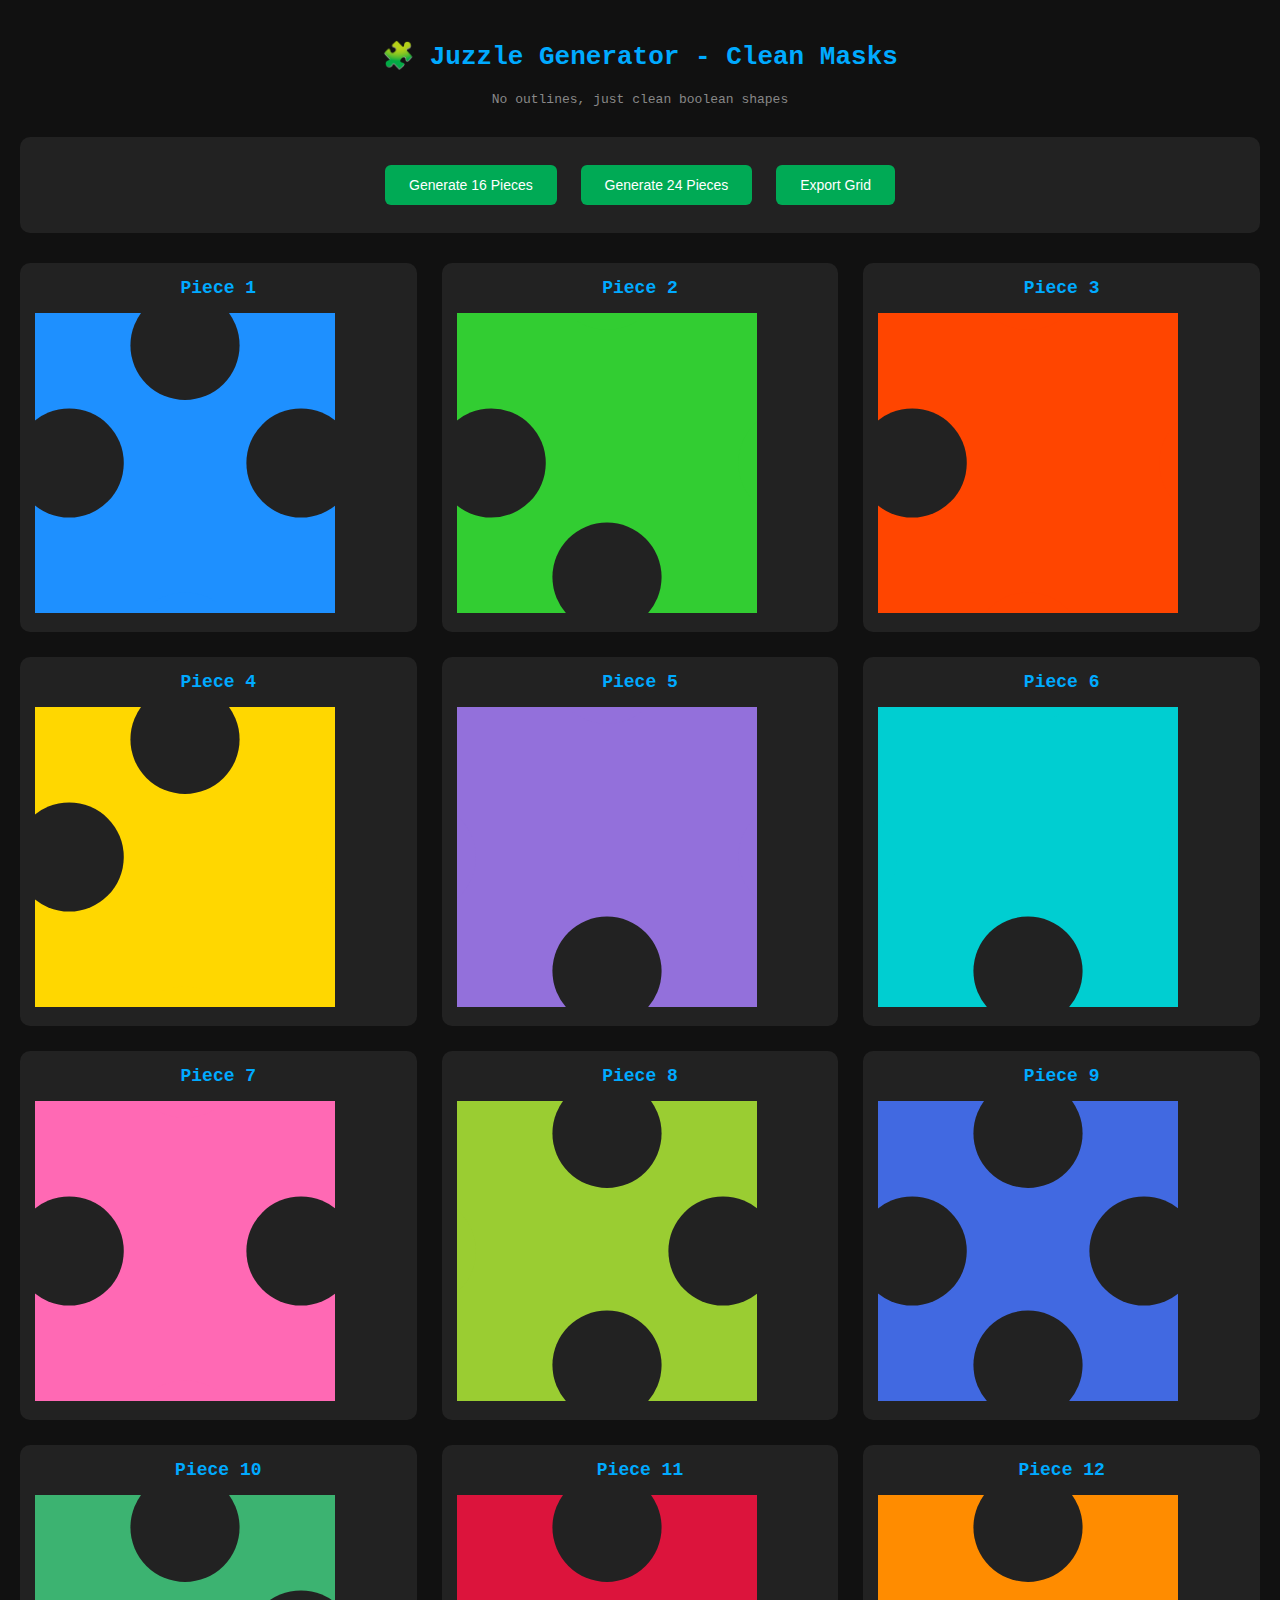
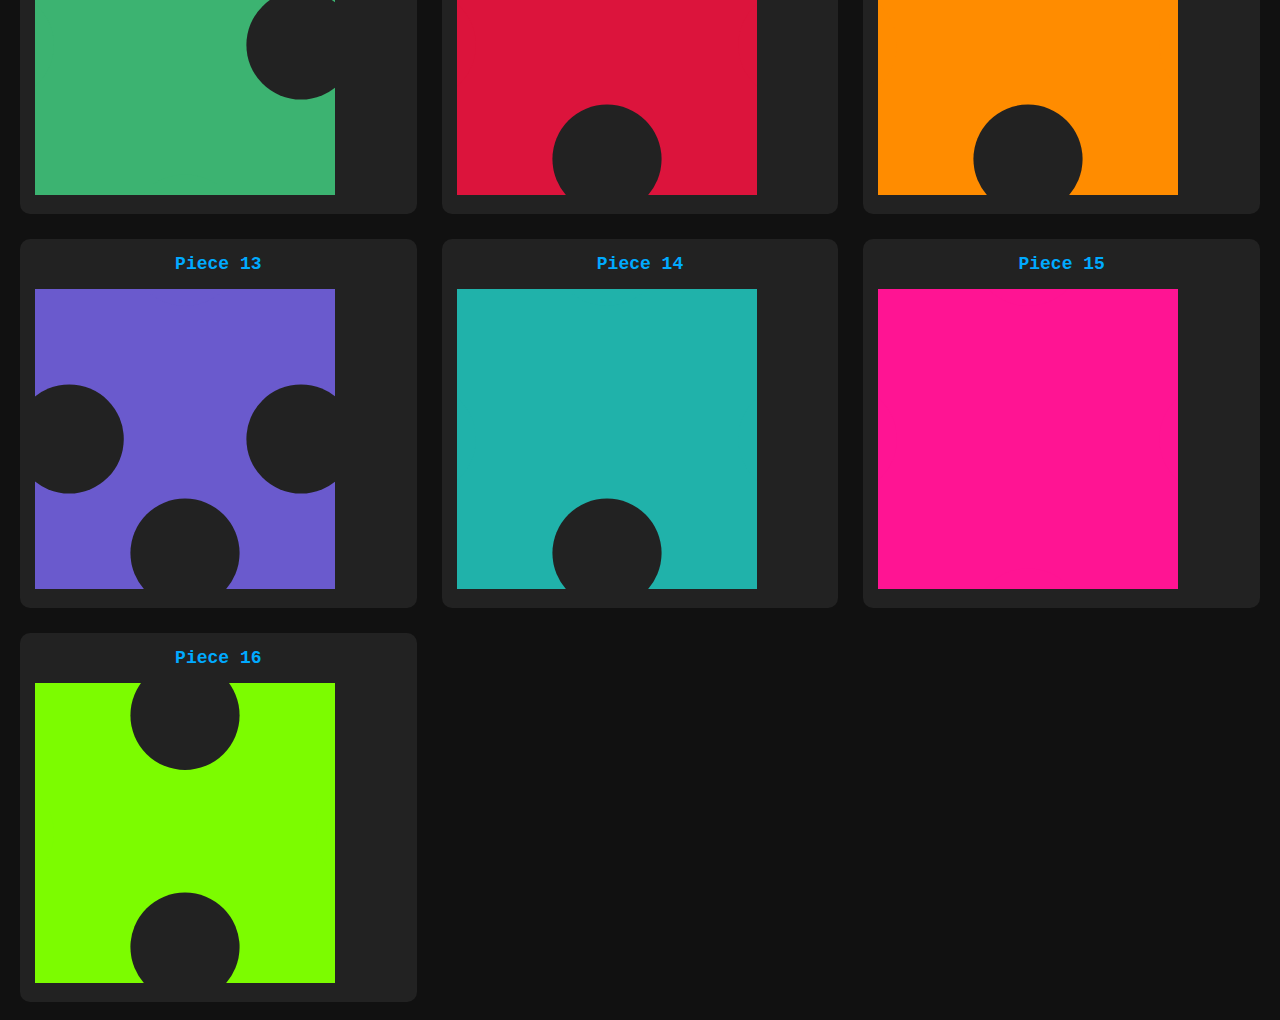
<file: gen/tempo1.html>
<!DOCTYPE html>
<html>
<head>
    <title>Juzzle Generator - Clean Boolean Operations</title>
    <style>
        body { margin: 0; padding: 20px; background: #111; font-family: monospace; }
        .container { max-width: 1400px; margin: 0 auto; }
        h1 { color: #0af; text-align: center; margin: 20px 0; }
        .subtitle { text-align: center; color: #888; margin-bottom: 30px; }
        .controls {
            text-align: center;
            margin: 30px 0;
            padding: 20px;
            background: #222;
            border-radius: 10px;
        }
        button {
            padding: 12px 24px;
            margin: 8px;
            background: #0a5;
            color: white;
            border: none;
            border-radius: 6px;
            cursor: pointer;
            font-size: 14px;
        }
        button:hover { background: #0c6; }
        #grid {
            display: grid;
            grid-template-columns: repeat(auto-fill, minmax(300px, 1fr));
            gap: 25px;
            margin-top: 30px;
        }
        .piece-card {
            background: #222;
            padding: 15px;
            border-radius: 10px;
        }
        .piece-header {
            margin-bottom: 15px;
            text-align: center;
        }
        .piece-id { color: #0af; font-weight: bold; font-size: 18px; }
        .piece-svg {
            width: 100%;
            height: 300px;
            background: #181818;
            border-radius: 8px;
        }
    </style>
</head>
<body>
    <div class="container">
        <h1>🧩 Juzzle Generator - Clean Masks</h1>
        <div class="subtitle">No outlines, just clean boolean shapes</div>
        
        <div class="controls">
            <button onclick="generatePieces(16)">Generate 16 Pieces</button>
            <button onclick="generatePieces(24)">Generate 24 Pieces</button>
            <button onclick="exportGrid()">Export Grid</button>
        </div>
        
        <div id="grid"></div>
    </div>

    <script>
        // Template coordinates
        const TEMPLATE = {
            square: { x: 373.83, y: 381.35, width: 355.32, height: 355.32 },
            sides: {
                left: [
                    { cx: 331.55, cy: 559.01, type: 'outer' },
                    { cx: 414.33, cy: 559.01, type: 'inner' }
                ],
                right: [
                    { cx: 688.86, cy: 559.01, type: 'inner' },
                    { cx: 771.64, cy: 559.01, type: 'outer' }
                ],
                top: [
                    { cx: 551.49, cy: 336.84, type: 'outer' },
                    { cx: 551.49, cy: 419.63, type: 'inner' }
                ],
                bottom: [
                    { cx: 551.49, cy: 694.15, type: 'inner' },
                    { cx: 551.49, cy: 776.94, type: 'outer' }
                ]
            },
            radius: 64.65
        };

        class CleanGenerator {
            constructor() {
                this.normalizeCoordinates();
            }
            
            normalizeCoordinates() {
                this.square = { x: 0, y: 0, width: TEMPLATE.square.width, height: TEMPLATE.square.height };
                
                this.sides = {};
                for (const [sideName, circles] of Object.entries(TEMPLATE.sides)) {
                    this.sides[sideName] = circles.map(circle => ({
                        cx: circle.cx - TEMPLATE.square.x,
                        cy: circle.cy - TEMPLATE.square.y,
                        type: circle.type,
                        original: circle
                    }));
                }
            }
            
            generatePiece() {
                return {
                    left: Math.random() > 0.5 ? 0 : 1,
                    right: Math.random() > 0.5 ? 0 : 1,
                    top: Math.random() > 0.5 ? 0 : 1,
                    bottom: Math.random() > 0.5 ? 0 : 1
                };
            }
            
            // Create clean piece with masks - NO OUTLINES
            createPieceSVG(piece, id, color) {
                const svgNS = "http://www.w3.org/2000/svg";
                const svg = document.createElementNS(svgNS, 'svg');
                svg.setAttribute('viewBox', '0 0 355.32 355.32');
                svg.setAttribute('width', '300');
                svg.setAttribute('height', '300');
                
                // Create mask for boolean operations
                const defs = document.createElementNS(svgNS, 'defs');
                
                // Mask for holes (inner circles = subtract from shape)
                const mask = document.createElementNS(svgNS, 'mask');
                mask.setAttribute('id', `mask-${id}`);
                
                // White background = show everything
                const whiteBg = document.createElementNS(svgNS, 'rect');
                whiteBg.setAttribute('x', '0');
                whiteBg.setAttribute('y', '0');
                whiteBg.setAttribute('width', '100%');
                whiteBg.setAttribute('height', '100%');
                whiteBg.setAttribute('fill', 'white');
                mask.appendChild(whiteBg);
                
                // Add black circles for holes (black = hide in mask)
                for (const [sideName, circleIndex] of Object.entries(piece)) {
                    const circle = this.sides[sideName][circleIndex];
                    if (circle.type === 'inner') {
                        const hole = document.createElementNS(svgNS, 'circle');
                        hole.setAttribute('cx', circle.cx);
                        hole.setAttribute('cy', circle.cy);
                        hole.setAttribute('r', TEMPLATE.radius);
                        hole.setAttribute('fill', 'black');
                        mask.appendChild(hole);
                    }
                }
                
                defs.appendChild(mask);
                svg.appendChild(defs);
                
                // Create clipPath for inner circles
                const clipPath = document.createElementNS(svgNS, 'clipPath');
                clipPath.setAttribute('id', `clip-${id}`);
                const clipRect = document.createElementNS(svgNS, 'rect');
                clipRect.setAttribute('x', '0');
                clipRect.setAttribute('y', '0');
                clipRect.setAttribute('width', this.square.width);
                clipRect.setAttribute('height', this.square.height);
                clipPath.appendChild(clipRect);
                defs.appendChild(clipPath);
                
                // Main piece group
                const group = document.createElementNS(svgNS, 'g');
                
                // Base square with mask for holes
                const square = document.createElementNS(svgNS, 'rect');
                square.setAttribute('x', '0');
                square.setAttribute('y', '0');
                square.setAttribute('width', this.square.width);
                square.setAttribute('height', this.square.height);
                square.setAttribute('fill', color);
                square.setAttribute('mask', `url(#mask-${id})`);
                group.appendChild(square);
                
                // Add knobs (outer circles) - union operations
                for (const [sideName, circleIndex] of Object.entries(piece)) {
                    const circle = this.sides[sideName][circleIndex];
                    if (circle.type === 'outer') {
                        const knob = document.createElementNS(svgNS, 'circle');
                        knob.setAttribute('cx', circle.cx);
                        knob.setAttribute('cy', circle.cy);
                        knob.setAttribute('r', TEMPLATE.radius);
                        knob.setAttribute('fill', color);
                        group.appendChild(knob);
                    }
                }
                
                svg.appendChild(group);
                
                return svg;
            }
        }

        const colors = [
            '#1e90ff', '#32cd32', '#ff4500', '#ffd700',
            '#9370db', '#00ced1', '#ff69b4', '#9acd32',
            '#4169e1', '#3cb371', '#dc143c', '#ff8c00',
            '#6a5acd', '#20b2aa', '#ff1493', '#7cfc00',
            '#0000cd', '#2e8b57', '#b22222', '#ffa500',
            '#483d8b', '#008b8b', '#c71585', '#7fff00'
        ];

        const generator = new CleanGenerator();
        let currentPieces = [];

        function generatePieces(count) {
            const grid = document.getElementById('grid');
            grid.innerHTML = '';
            currentPieces = [];
            
            for (let i = 0; i < count; i++) {
                const piece = generator.generatePiece();
                const color = colors[i % colors.length];
                
                const card = document.createElement('div');
                card.className = 'piece-card';
                
                const header = document.createElement('div');
                header.className = 'piece-header';
                header.innerHTML = `<div class="piece-id">Piece ${i + 1}</div>`;
                card.appendChild(header);
                
                const svg = generator.createPieceSVG(piece, i, color);
                svg.className = 'piece-svg';
                card.appendChild(svg);
                
                grid.appendChild(card);
                currentPieces.push({ id: i, piece, color });
            }
        }

        function exportGrid() {
            const svgNS = 'http://www.w3.org/2000/svg';
            const masterSVG = document.createElementNS(svgNS, 'svg');
            masterSVG.setAttribute('xmlns', svgNS);
            masterSVG.setAttribute('width', '1200');
            masterSVG.setAttribute('height', '800');
            masterSVG.setAttribute('viewBox', '0 0 1200 800');
            
            const bg = document.createElementNS(svgNS, 'rect');
            bg.setAttribute('width', '1200');
            bg.setAttribute('height', '800');
            bg.setAttribute('fill', '#111');
            masterSVG.appendChild(bg);
            
            const cols = 4;
            const pieceSize = 1200 / cols * 0.7;
            
            currentPieces.forEach((p, i) => {
                const col = i % cols;
                const row = Math.floor(i / cols);
                const x = col * (1200 / cols) + (1200 / cols) / 2;
                const y = row * (700 / 4) + 100;
                
                const group = document.createElementNS(svgNS, 'g');
                group.setAttribute('transform', `translate(${x}, ${y}) scale(0.23)`);
                
                const pieceSVG = generator.createPieceSVG(p.piece, `export-${i}`, p.color);
                pieceSVG.removeAttribute('width');
                pieceSVG.removeAttribute('height');
                pieceSVG.setAttribute('viewBox', '0 0 355.32 355.32');
                
                const cloned = document.importNode(pieceSVG, true);
                group.appendChild(cloned);
                
                masterSVG.appendChild(group);
            });
            
            const serializer = new XMLSerializer();
            const svgString = serializer.serializeToString(masterSVG);
            const blob = new Blob([svgString], { type: 'image/svg+xml' });
            const url = URL.createObjectURL(blob);
            const a = document.createElement('a');
            a.href = url;
            a.download = 'juzzle-pieces-clean.svg';
            document.body.appendChild(a);
            a.click();
            document.body.removeChild(a);
            URL.revokeObjectURL(url);
        }

        generatePieces(16);
    </script>
</body>
</html>
</file>
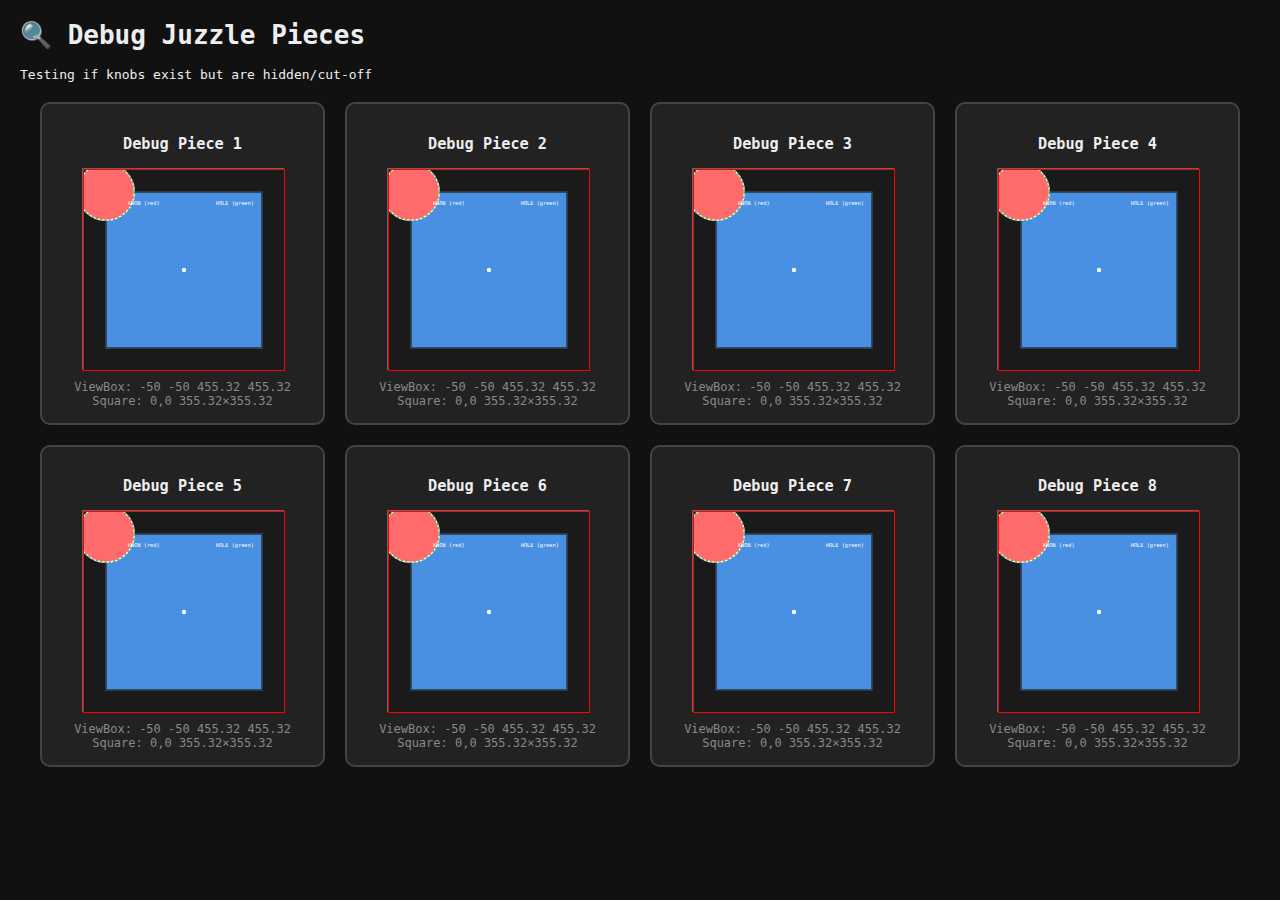
<file: gen/tempo2.html>
<!DOCTYPE html>
<html>
<head>
    <title>Debug Juzzle Pieces</title>
    <style>
        body { margin: 20px; font-family: monospace; background: #111; color: #eee; }
        .debug-container { display: grid; grid-template-columns: repeat(4, 1fr); gap: 20px; margin: 20px; }
        .piece-debug { 
            background: #222; 
            padding: 15px; 
            border-radius: 10px; 
            border: 2px solid #444;
            text-align: center;
        }
        .piece-box { 
            width: 200px; 
            height: 200px; 
            background: #333; 
            margin: 10px auto;
            border: 1px solid #666;
            overflow: visible !important;
        }
        .info { font-size: 12px; color: #888; margin-top: 10px; }
    </style>
</head>
<body>
    <h1>🔍 Debug Juzzle Pieces</h1>
    <p>Testing if knobs exist but are hidden/cut-off</p>
    
    <div class="debug-container" id="debug-container"></div>
    
    <script>
        // Try to recreate a piece using YOUR generator's exact logic
        function createDebugPiece(id) {
            const svgNS = "http://www.w3.org/2000/svg";
            const svg = document.createElementNS(svgNS, 'svg');
            
            // CRITICAL: Try different viewBox settings
            svg.setAttribute('viewBox', '-50 -50 455.32 455.32'); // Expanded viewBox
            svg.setAttribute('width', '200');
            svg.setAttribute('height', '200');
            svg.setAttribute('style', 'border: 1px solid red; background: #1a1a1a;');
            
            // Create square (base)
            const square = document.createElementNS(svgNS, 'rect');
            square.setAttribute('x', '0');
            square.setAttribute('y', '0');
            square.setAttribute('width', '355.32');
            square.setAttribute('height', '355.32');
            square.setAttribute('fill', '#4A90E2');
            square.setAttribute('stroke', '#2C3E50');
            square.setAttribute('stroke-width', '4');
            svg.appendChild(square);
            
            // Try creating a knob (OUTER connector - should be visible)
            // Using your template coordinates, normalized
            const knob = document.createElementNS(svgNS, 'circle');
            knob.setAttribute('cx', '331.55 - 373.83 + 177.66'); // Left outer knob position
            knob.setAttribute('cy', '559.01 - 381.35 + 177.66');
            knob.setAttribute('r', '64.65');
            knob.setAttribute('fill', '#FF6B6B'); // Bright red to see
            knob.setAttribute('stroke', 'white');
            knob.setAttribute('stroke-width', '3');
            knob.setAttribute('class', 'knob-debug');
            svg.appendChild(knob);
            
            // Try creating a hole (INNER connector - might be masked)
            const hole = document.createElementNS(svgNS, 'circle');
            hole.setAttribute('cx', '414.33 - 373.83 + 177.66'); // Left inner position
            hole.setAttribute('cy', '559.01 - 381.35 + 177.66');
            hole.setAttribute('r', '64.65');
            hole.setAttribute('fill', 'none');
            hole.setAttribute('stroke', '#4CAF50'); // Bright green
            hole.setAttribute('stroke-width', '3');
            hole.setAttribute('stroke-dasharray', '5,5');
            hole.setAttribute('class', 'hole-debug');
            svg.appendChild(hole);
            
            // Add coordinate markers
            const center = document.createElementNS(svgNS, 'circle');
            center.setAttribute('cx', '177.66');
            center.setAttribute('cy', '177.66');
            center.setAttribute('r', '5');
            center.setAttribute('fill', 'white');
            svg.appendChild(center);
            
            // Add text labels
            const knobLabel = document.createElementNS(svgNS, 'text');
            knobLabel.setAttribute('x', '50');
            knobLabel.setAttribute('y', '30');
            knobLabel.setAttribute('fill', 'white');
            knobLabel.setAttribute('font-size', '12');
            knobLabel.textContent = 'KNOB (red)';
            svg.appendChild(knobLabel);
            
            const holeLabel = document.createElementNS(svgNS, 'text');
            holeLabel.setAttribute('x', '250');
            holeLabel.setAttribute('y', '30');
            holeLabel.setAttribute('fill', 'white');
            holeLabel.setAttribute('font-size', '12');
            holeLabel.textContent = 'HOLE (green)';
            svg.appendChild(holeLabel);
            
            return svg;
        }
        
        // Create debug pieces
        for (let i = 0; i < 8; i++) {
            const container = document.createElement('div');
            container.className = 'piece-debug';
            
            const title = document.createElement('h3');
            title.textContent = `Debug Piece ${i + 1}`;
            container.appendChild(title);
            
            const pieceBox = document.createElement('div');
            pieceBox.className = 'piece-box';
            pieceBox.appendChild(createDebugPiece(i));
            container.appendChild(pieceBox);
            
            const info = document.createElement('div');
            info.className = 'info';
            info.innerHTML = `ViewBox: -50 -50 455.32 455.32<br>Square: 0,0 355.32×355.32`;
            container.appendChild(info);
            
            document.getElementById('debug-container').appendChild(container);
        }
        
        // Also test YOUR actual generator function
        function testActualGenerator() {
            console.log("Testing your generator's output...");
            
            // Try to access your generator if it exists
            if (typeof generator !== 'undefined') {
                console.log("Generator found:", generator);
                
                // Create a test piece
                const testPiece = generator.createPieceSVG({left:0, right:1, top:0, bottom:1}, 'test', '#4A90E2');
                
                // Inspect the SVG structure
                console.log("Generated SVG:", testPiece);
                console.log("SVG children:", testPiece.children.length);
                
                // Check for hidden elements
                const svgString = new XMLSerializer().serializeToString(testPiece);
                console.log("SVG source:", svgString);
            } else {
                console.log("Generator not found in global scope");
                
                // Try to find it
                const scripts = document.querySelectorAll('script');
                scripts.forEach((script, i) => {
                    if (script.textContent.includes('createPieceSVG') || 
                        script.textContent.includes('createBooleanSVG')) {
                        console.log(`Generator code found in script ${i}`);
                    }
                });
            }
        }
        
        // Run test
        setTimeout(testActualGenerator, 1000);
    </script>
</body>
</html>
</file>
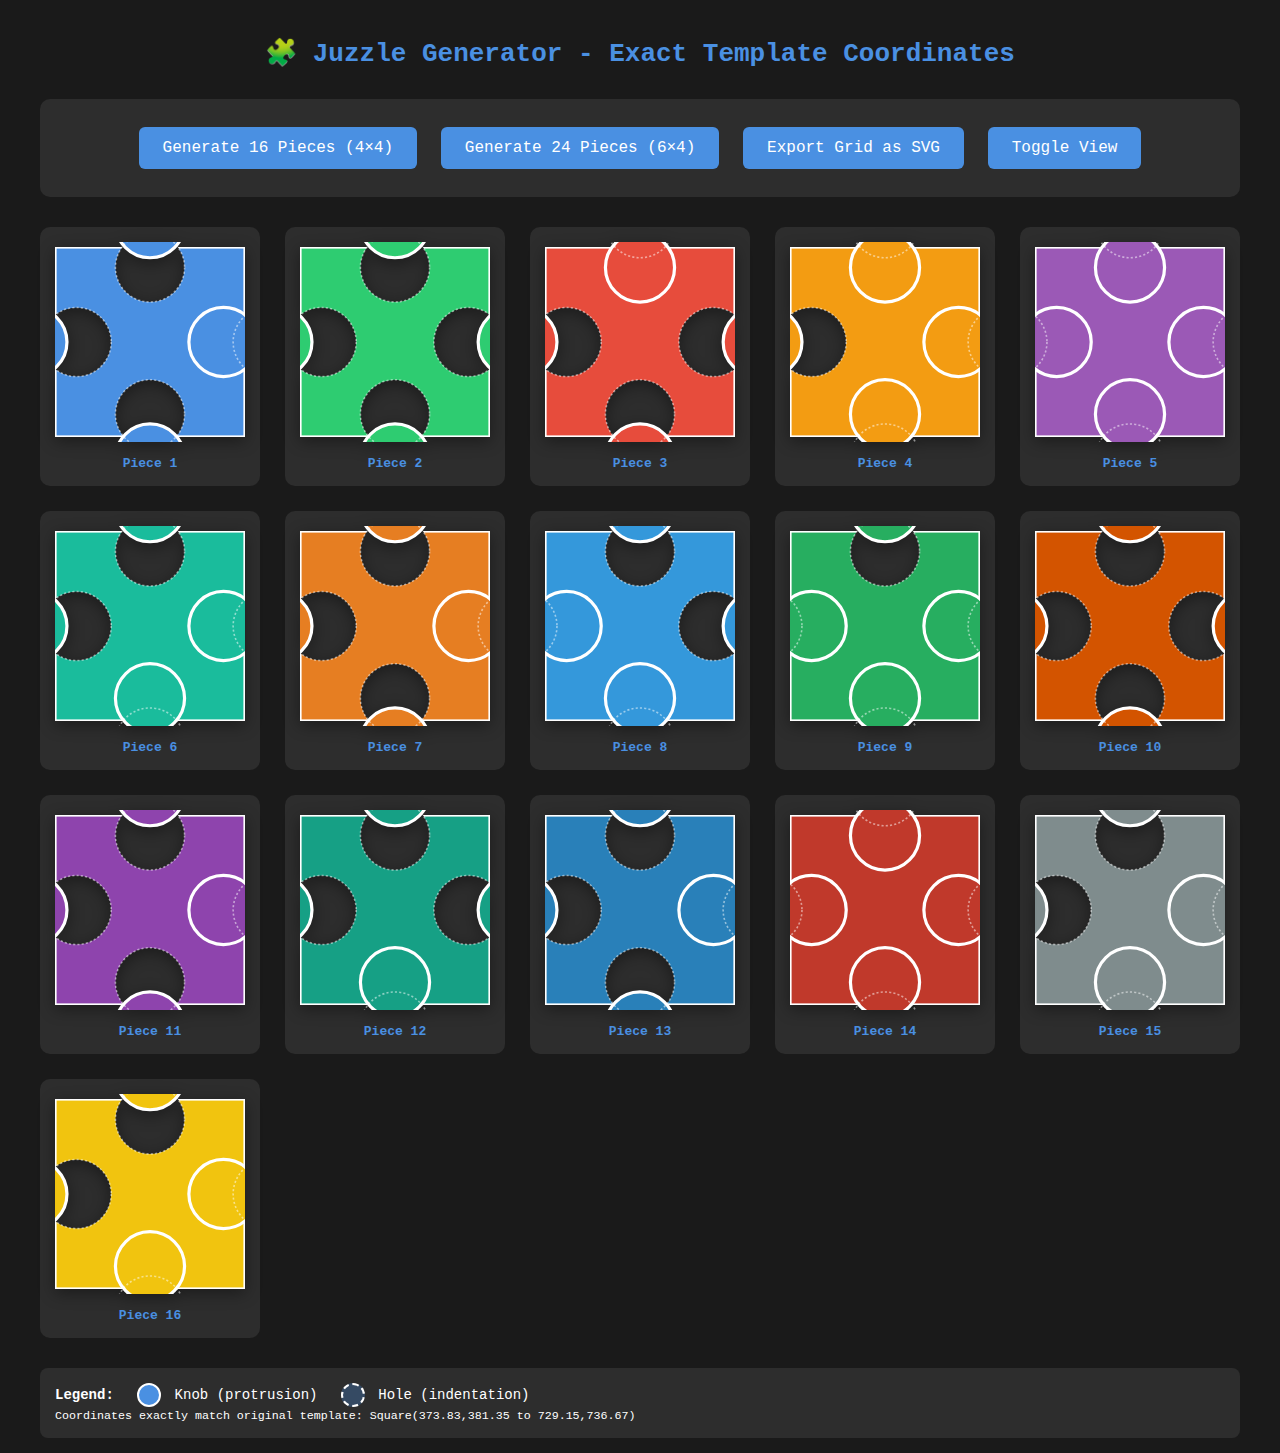
<file: gen/tmp2.html>
<!DOCTYPE html>
<html>
<head>
    <title>Juzzle Generator - Exact Template Coordinates</title>
    <style>
        body { margin: 0; padding: 20px; background: #1a1a1a; color: #fff; font-family: monospace; }
        .container { max-width: 1200px; margin: 0 auto; }
        h1 { color: #4A90E2; text-align: center; }
        .controls {
            text-align: center;
            margin: 30px 0;
            padding: 20px;
            background: #2d2d2d;
            border-radius: 10px;
        }
        button {
            padding: 12px 24px;
            margin: 8px;
            background: #4A90E2;
            color: white;
            border: none;
            border-radius: 6px;
            cursor: pointer;
            font-size: 16px;
            font-family: monospace;
        }
        button:hover { background: #357ABD; }
        #grid {
            display: grid;
            grid-template-columns: repeat(auto-fill, minmax(220px, 1fr));
            gap: 25px;
            margin-top: 30px;
        }
        .piece-card {
            background: #2d2d2d;
            padding: 15px;
            border-radius: 10px;
            text-align: center;
            transition: transform 0.2s;
        }
        .piece-card:hover {
            transform: translateY(-5px);
            box-shadow: 0 10px 20px rgba(0,0,0,0.3);
        }
        .piece-svg {
            width: 100%;
            height: 200px;
            filter: drop-shadow(0 4px 8px rgba(0,0,0,0.4));
        }
        .piece-id {
            margin-top: 10px;
            color: #4A90E2;
            font-weight: bold;
        }
        .pattern-info {
            font-size: 12px;
            color: #aaa;
            margin-top: 8px;
            word-break: break-all;
        }
        .legend {
            margin-top: 30px;
            padding: 15px;
            background: #2d2d2d;
            border-radius: 8px;
            font-size: 14px;
        }
        .knob-example, .hole-example {
            display: inline-block;
            width: 20px; height: 20px;
            margin: 0 5px 0 15px;
            border-radius: 50%;
            vertical-align: middle;
        }
        .knob-example { background: #4A90E2; border: 2px solid white; }
        .hole-example { 
            background: rgba(74, 144, 226, 0.3); 
            border: 2px dashed white; 
        }
    </style>
</head>
<body>
    <div class="container">
        <h1>🧩 Juzzle Generator - Exact Template Coordinates</h1>
        
        <div class="controls">
            <button onclick="generateGrid(4, 4)">Generate 16 Pieces (4×4)</button>
            <button onclick="generateGrid(6, 4)">Generate 24 Pieces (6×4)</button>
            <button onclick="exportGrid()">Export Grid as SVG</button>
            <button onclick="toggleView()">Toggle View</button>
        </div>
        
        <div id="grid"></div>
        
        <div class="legend">
            <strong>Legend:</strong> 
            <span class="knob-example"></span> Knob (protrusion) 
            <span class="hole-example"></span> Hole (indentation)
            <br>
            <small>Coordinates exactly match original template: Square(373.83,381.35 to 729.15,736.67)</small>
        </div>
    </div>

    <script>
        // EXACT coordinates from your template
        const TEMPLATE = {
            // Square bounds (EXACT from your SVG)
            square: {
                x: 373.83,
                y: 381.35,
                width: 355.32,   // 729.15 - 373.83
                height: 355.32   // 736.67 - 381.35
            },
            // Circle centers (EXACT from your SVG)
            circles: [
                // Left pair
                { cx: 331.55, cy: 559.01 },  // Left Top
                { cx: 414.33, cy: 559.01 },  // Left Bottom
                // Right pair
                { cx: 688.86, cy: 559.01 },  // Right Top
                { cx: 771.64, cy: 559.01 },  // Right Bottom
                // Top pair
                { cx: 551.49, cy: 336.84 },  // Top Left
                { cx: 551.49, cy: 419.63 },  // Top Right
                // Bottom pair
                { cx: 551.49, cy: 694.15 },  // Bottom Left
                { cx: 551.49, cy: 776.94 }   // Bottom Right
            ],
            // Circle radius (calculated from your paths)
            radius: 64.65
        };

        class ExactTemplateGenerator {
            constructor() {
                // Normalize to (0,0) origin for easier manipulation
                this.square = {
                    x: 0,
                    y: 0,
                    width: TEMPLATE.square.width,
                    height: TEMPLATE.square.height
                };
                
                // Calculate circle positions relative to (0,0) square
                this.circles = TEMPLATE.circles.map(circle => ({
                    cx: circle.cx - TEMPLATE.square.x,
                    cy: circle.cy - TEMPLATE.square.y
                }));
                
                this.radius = TEMPLATE.radius;
                
                // Map circles to sides
                this.sideMap = [
                    { side: 'left', pos: 'top' },
                    { side: 'left', pos: 'bottom' },
                    { side: 'right', pos: 'top' },
                    { side: 'right', pos: 'bottom' },
                    { side: 'top', pos: 'left' },
                    { side: 'top', pos: 'right' },
                    { side: 'bottom', pos: 'left' },
                    { side: 'bottom', pos: 'right' }
                ];
            }

            // Generate solvable pattern
            generatePattern() {
                let pattern = new Array(8).fill(0).map(() => 
                    Math.random() > 0.5 ? 'knob' : 'hole'
                );
                
                // Ensure solvability: each side must have at least one knob AND one hole
                const sides = ['left', 'right', 'top', 'bottom'];
                
                sides.forEach(side => {
                    const indices = this.sideMap
                        .map((map, i) => map.side === side ? i : -1)
                        .filter(i => i !== -1);
                    
                    const sidePattern = indices.map(i => pattern[i]);
                    const hasKnob = sidePattern.includes('knob');
                    const hasHole = sidePattern.includes('hole');
                    
                    // If side lacks either type, make it alternating
                    if (!hasKnob || !hasHole) {
                        indices.forEach((idx, i) => {
                            pattern[idx] = i % 2 === 0 ? 'knob' : 'hole';
                        });
                    }
                });
                
                return pattern;
            }

            // Create SVG path with boolean operations
            createPiecePath(pattern, pieceId, color) {
                const svgNS = "http://www.w3.org/2000/svg";
                
                // Create SVG element
                const svg = document.createElementNS(svgNS, 'svg');
                svg.setAttribute('viewBox', `0 0 ${this.square.width} ${this.square.height}`);
                svg.setAttribute('width', '200');
                svg.setAttribute('height', '200');
                svg.setAttribute('class', 'piece-svg');
                
                // Create mask for boolean operations
                const defs = document.createElementNS(svgNS, 'defs');
                const mask = document.createElementNS(svgNS, 'mask');
                mask.setAttribute('id', `mask-${pieceId}`);
                
                // White base (shows everything)
                const whiteBase = document.createElementNS(svgNS, 'rect');
                whiteBase.setAttribute('x', '0');
                whiteBase.setAttribute('y', '0');
                whiteBase.setAttribute('width', this.square.width);
                whiteBase.setAttribute('height', this.square.height);
                whiteBase.setAttribute('fill', 'white');
                mask.appendChild(whiteBase);
                
                // Black circles for holes (hides those areas)
                this.circles.forEach((circle, i) => {
                    if (pattern[i] === 'hole') {
                        const hole = document.createElementNS(svgNS, 'circle');
                        hole.setAttribute('cx', circle.cx);
                        hole.setAttribute('cy', circle.cy);
                        hole.setAttribute('r', this.radius);
                        hole.setAttribute('fill', 'black');
                        mask.appendChild(hole);
                    }
                });
                
                defs.appendChild(mask);
                svg.appendChild(defs);
                
                // Main piece group
                const group = document.createElementNS(svgNS, 'g');
                
                // Base square (will be masked for holes)
                const square = document.createElementNS(svgNS, 'rect');
                square.setAttribute('x', '0');
                square.setAttribute('y', '0');
                square.setAttribute('width', this.square.width);
                square.setAttribute('height', this.square.height);
                square.setAttribute('fill', color);
                square.setAttribute('mask', `url(#mask-${pieceId})`);
                square.setAttribute('stroke', '#ffffff');
                square.setAttribute('stroke-width', '6');
                group.appendChild(square);
                
                // Add knobs on top
                this.circles.forEach((circle, i) => {
                    if (pattern[i] === 'knob') {
                        const knob = document.createElementNS(svgNS, 'circle');
                        knob.setAttribute('cx', circle.cx);
                        knob.setAttribute('cy', circle.cy);
                        knob.setAttribute('r', this.radius);
                        knob.setAttribute('fill', color);
                        knob.setAttribute('stroke', '#ffffff');
                        knob.setAttribute('stroke-width', '6');
                        group.appendChild(knob);
                    }
                });
                
                svg.appendChild(group);
                
                // Optional: Add faint outline of holes for clarity
                this.circles.forEach((circle, i) => {
                    if (pattern[i] === 'hole') {
                        const holeOutline = document.createElementNS(svgNS, 'circle');
                        holeOutline.setAttribute('cx', circle.cx);
                        holeOutline.setAttribute('cy', circle.cy);
                        holeOutline.setAttribute('r', this.radius);
                        holeOutline.setAttribute('fill', 'none');
                        holeOutline.setAttribute('stroke', 'rgba(255,255,255,0.5)');
                        holeOutline.setAttribute('stroke-width', '3');
                        holeOutline.setAttribute('stroke-dasharray', '4,4');
                        svg.appendChild(holeOutline);
                    }
                });
                
                return svg;
            }

            // Get pattern code (e.g., LTK-LBH-RTK-RBH...)
            getPatternCode(pattern) {
                const sideCodes = { left: 'L', right: 'R', top: 'T', bottom: 'B' };
                const posCodes = { top: 'T', bottom: 'B', left: 'L', right: 'R' };
                
                return pattern.map((type, i) => {
                    const side = sideCodes[this.sideMap[i].side];
                    const pos = posCodes[this.sideMap[i].pos];
                    return `${side}${pos}${type === 'knob' ? 'K' : 'H'}`;
                }).join('-');
            }
        }

        // Color palette
        const colors = [
            '#4A90E2', '#2ECC71', '#E74C3C', '#F39C12',
            '#9B59B6', '#1ABC9C', '#E67E22', '#3498DB',
            '#27AE60', '#D35400', '#8E44AD', '#16A085',
            '#2980B9', '#C0392B', '#7F8C8D', '#F1C40F',
            '#2C3E50', '#95A5A6', '#D68910', '#AED6F1',
            '#A569BD', '#45B39D', '#EB984E', '#5DADE2'
        ];

        let currentPieces = [];
        let isDetailedView = false;

        function generateGrid(rows, cols) {
            const grid = document.getElementById('grid');
            grid.innerHTML = '';
            currentPieces = [];
            
            const generator = new ExactTemplateGenerator();
            const total = rows * cols;
            
            for (let i = 0; i < total; i++) {
                const pattern = generator.generatePattern();
                const color = colors[i % colors.length];
                
                const pieceCard = document.createElement('div');
                pieceCard.className = 'piece-card';
                
                const svg = generator.createPiecePath(pattern, i, color);
                pieceCard.appendChild(svg);
                
                const idDiv = document.createElement('div');
                idDiv.className = 'piece-id';
                idDiv.textContent = `Piece ${i + 1}`;
                pieceCard.appendChild(idDiv);
                
                if (isDetailedView) {
                    const patternDiv = document.createElement('div');
                    patternDiv.className = 'pattern-info';
                    patternDiv.textContent = generator.getPatternCode(pattern);
                    pieceCard.appendChild(patternDiv);
                }
                
                grid.appendChild(pieceCard);
                currentPieces.push({ pattern, color, id: i });
            }
            
            // Update grid columns based on view
            grid.style.gridTemplateColumns = isDetailedView ? 
                'repeat(auto-fill, minmax(250px, 1fr))' : 
                'repeat(auto-fill, minmax(220px, 1fr))';
        }

        function toggleView() {
            isDetailedView = !isDetailedView;
            generateGrid(4, 4); // Regenerate to update view
        }

        function exportGrid() {
            const generator = new ExactTemplateGenerator();
            const svgNS = "http://www.w3.org/2000/svg";
            
            // Create master SVG
            const masterSVG = document.createElementNS(svgNS, 'svg');
            masterSVG.setAttribute('xmlns', svgNS);
            masterSVG.setAttribute('width', '1200');
            masterSVG.setAttribute('height', '800');
            masterSVG.setAttribute('viewBox', '0 0 1200 800');
            
            // Add background
            const bg = document.createElementNS(svgNS, 'rect');
            bg.setAttribute('width', '1200');
            bg.setAttribute('height', '800');
            bg.setAttribute('fill', '#1a1a1a');
            masterSVG.appendChild(bg);
            
            // Add pieces in grid layout
            const cols = 6;
            const rows = Math.ceil(currentPieces.length / cols);
            const pieceWidth = 180;
            const pieceHeight = 180;
            const spacing = 20;
            
            currentPieces.forEach((piece, i) => {
                const col = i % cols;
                const row = Math.floor(i / cols);
                
                const x = spacing + col * (pieceWidth + spacing);
                const y = spacing + row * (pieceHeight + spacing);
                
                const group = document.createElementNS(svgNS, 'g');
                group.setAttribute('transform', `translate(${x}, ${y})`);
                
                // Create piece SVG
                const pieceSVG = generator.createPiecePath(piece.pattern, `export-${i}`, piece.color);
                pieceSVG.removeAttribute('width');
                pieceSVG.removeAttribute('height');
                pieceSVG.setAttribute('viewBox', `0 0 ${generator.square.width} ${generator.square.height}`);
                pieceSVG.setAttribute('width', pieceWidth.toString());
                pieceSVG.setAttribute('height', pieceHeight.toString());
                
                // Clone and append
                const clonedSVG = document.importNode(pieceSVG, true);
                group.appendChild(clonedSVG);
                
                // Add piece number
                const text = document.createElementNS(svgNS, 'text');
                text.setAttribute('x', (pieceWidth / 2).toString());
                text.setAttribute('y', (pieceHeight + 20).toString());
                text.setAttribute('text-anchor', 'middle');
                text.setAttribute('fill', '#ffffff');
                text.setAttribute('font-size', '14');
                text.textContent = `Piece ${i + 1}`;
                group.appendChild(text);
                
                masterSVG.appendChild(group);
            });
            
            // Add title
            const title = document.createElementNS(svgNS, 'text');
            title.setAttribute('x', '600');
            title.setAttribute('y', '30');
            title.setAttribute('text-anchor', 'middle');
            title.setAttribute('fill', '#4A90E2');
            title.setAttribute('font-size', '24');
            title.setAttribute('font-weight', 'bold');
            title.textContent = 'Juzzle Pieces Grid';
            masterSVG.insertBefore(title, masterSVG.firstChild.nextSibling);
            
            // Export
            const serializer = new XMLSerializer();
            const svgString = serializer.serializeToString(masterSVG);
            const blob = new Blob([svgString], { type: 'image/svg+xml' });
            const url = URL.createObjectURL(blob);
            const a = document.createElement('a');
            a.href = url;
            a.download = 'juzzle-grid.svg';
            document.body.appendChild(a);
            a.click();
            document.body.removeChild(a);
            URL.revokeObjectURL(url);
        }

        // Initialize
        generateGrid(4, 4);
    </script>
</body>
</html>
</file>
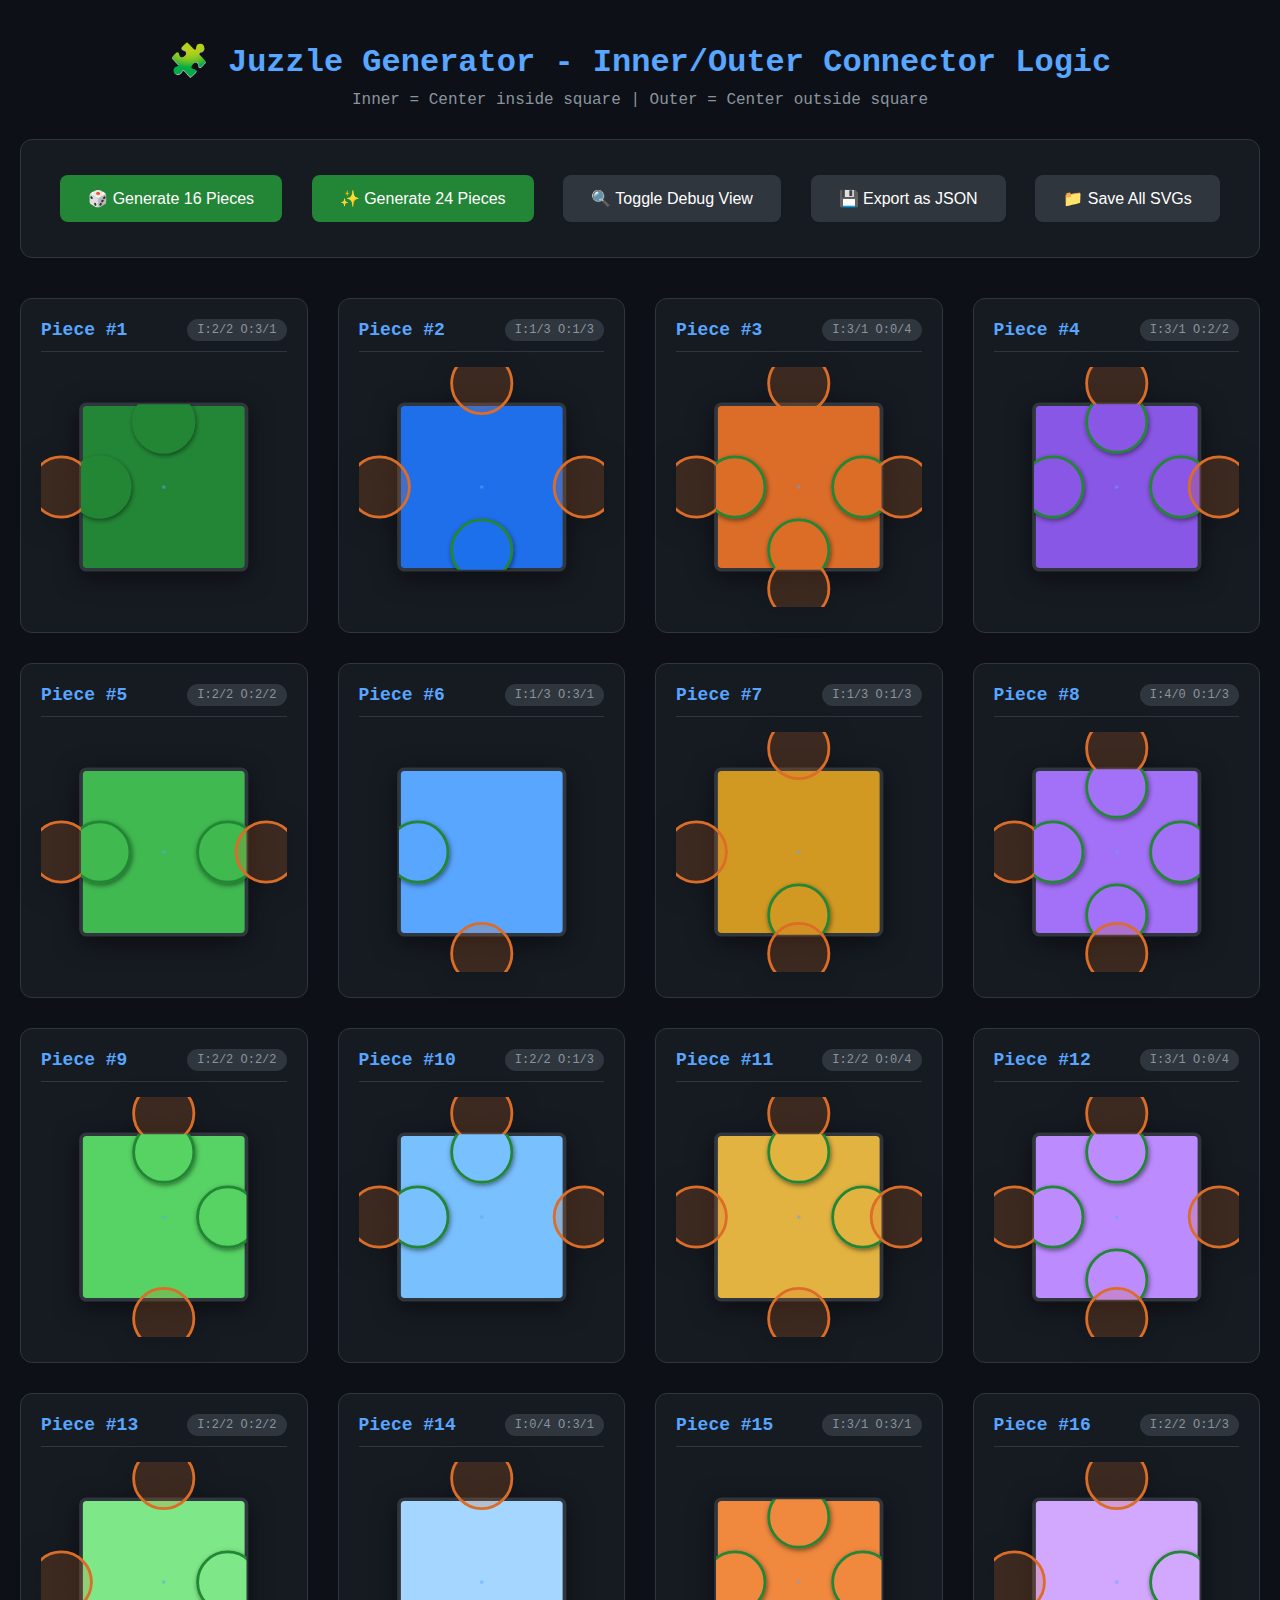
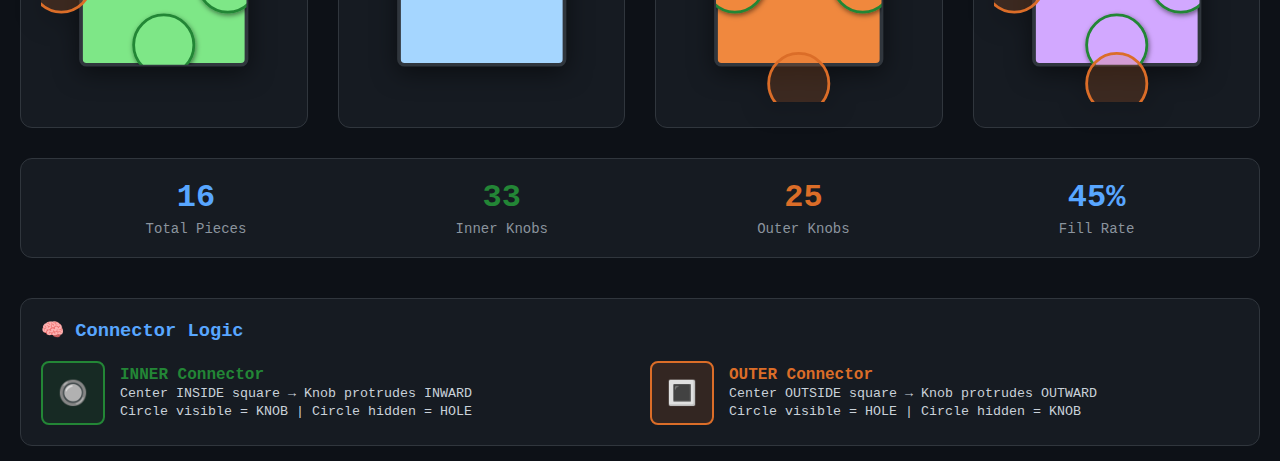
<file: gen/tmp3.html>
<!DOCTYPE html>
<html>
<head>
    <title>Juzzle Generator - Inner/Outer Logic</title>
    <style>
        body { margin: 0; padding: 20px; background: #0d1117; color: #c9d1d9; font-family: 'Segoe UI', monospace; }
        .container { max-width: 1400px; margin: 0 auto; }
        h1 { color: #58a6ff; text-align: center; margin-bottom: 10px; }
        .subtitle { text-align: center; color: #8b949e; margin-bottom: 30px; }
        .controls {
            text-align: center;
            margin: 30px 0;
            padding: 25px;
            background: #161b22;
            border-radius: 12px;
            border: 1px solid #30363d;
        }
        button {
            padding: 14px 28px;
            margin: 10px;
            background: #238636;
            color: white;
            border: none;
            border-radius: 8px;
            cursor: pointer;
            font-size: 16px;
            font-weight: 500;
            transition: all 0.2s;
        }
        button:hover { 
            background: #2ea043;
            transform: translateY(-2px);
            box-shadow: 0 4px 12px rgba(35, 134, 54, 0.3);
        }
        button.secondary {
            background: #30363d;
        }
        button.secondary:hover {
            background: #3d444d;
        }
        #grid {
            display: grid;
            grid-template-columns: repeat(auto-fill, minmax(280px, 1fr));
            gap: 30px;
            margin-top: 40px;
        }
        .piece-card {
            background: #161b22;
            padding: 20px;
            border-radius: 12px;
            border: 1px solid #30363d;
            transition: all 0.3s;
        }
        .piece-card:hover {
            border-color: #58a6ff;
            transform: translateY(-4px);
            box-shadow: 0 8px 24px rgba(0, 0, 0, 0.4);
        }
        .piece-header {
            display: flex;
            justify-content: space-between;
            align-items: center;
            margin-bottom: 15px;
            padding-bottom: 10px;
            border-bottom: 1px solid #30363d;
        }
        .piece-id {
            color: #58a6ff;
            font-weight: bold;
            font-size: 18px;
        }
        .piece-state {
            font-size: 12px;
            background: #30363d;
            padding: 4px 10px;
            border-radius: 20px;
            color: #8b949e;
        }
        .piece-svg {
            width: 100%;
            height: 240px;
            filter: drop-shadow(0 6px 12px rgba(0,0,0,0.5));
        }
        .connector-info {
            display: grid;
            grid-template-columns: repeat(4, 1fr);
            gap: 8px;
            margin-top: 15px;
            font-size: 11px;
        }
        .connector-dot {
            width: 12px;
            height: 12px;
            border-radius: 50%;
            display: inline-block;
            margin-right: 6px;
        }
        .inner-dot { background: #238636; }
        .outer-dot { background: #db6d28; }
        .legend {
            margin-top: 40px;
            padding: 20px;
            background: #161b22;
            border-radius: 12px;
            border: 1px solid #30363d;
        }
        .legend-grid {
            display: grid;
            grid-template-columns: repeat(2, 1fr);
            gap: 20px;
            margin-top: 15px;
        }
        .legend-item {
            display: flex;
            align-items: center;
            gap: 15px;
        }
        .legend-icon {
            width: 60px;
            height: 60px;
            border-radius: 8px;
            display: flex;
            align-items: center;
            justify-content: center;
            font-size: 24px;
        }
        .inner-icon { 
            background: rgba(35, 134, 54, 0.15);
            border: 2px solid #238636;
        }
        .outer-icon { 
            background: rgba(219, 109, 40, 0.15);
            border: 2px solid #db6d28;
        }
        .stats {
            display: flex;
            justify-content: space-around;
            margin-top: 30px;
            padding: 20px;
            background: #161b22;
            border-radius: 12px;
            border: 1px solid #30363d;
        }
        .stat-item {
            text-align: center;
        }
        .stat-value {
            font-size: 32px;
            font-weight: bold;
            color: #58a6ff;
        }
        .stat-label {
            font-size: 14px;
            color: #8b949e;
            margin-top: 5px;
        }
    </style>
</head>
<body>
    <div class="container">
        <h1>🧩 Juzzle Generator - Inner/Outer Connector Logic</h1>
        <div class="subtitle">Inner = Center inside square | Outer = Center outside square</div>
        
        <div class="controls">
            <button onclick="generatePieces(16)">🎲 Generate 16 Pieces</button>
            <button onclick="generatePieces(24)">✨ Generate 24 Pieces</button>
            <button onclick="toggleDebug()" class="secondary">🔍 Toggle Debug View</button>
            <button onclick="exportJSON()" class="secondary">💾 Export as JSON</button>
            <button onclick="saveSVGs()" class="secondary">📁 Save All SVGs</button>
        </div>
        
        <div id="grid"></div>
        
        <div class="stats" id="stats">
            <!-- Stats will be populated by JavaScript -->
        </div>
        
        <div class="legend">
            <h3 style="margin-top: 0; color: #58a6ff;">🧠 Connector Logic</h3>
            <div class="legend-grid">
                <div class="legend-item">
                    <div class="legend-icon inner-icon">🔘</div>
                    <div>
                        <strong style="color: #238636;">INNER Connector</strong><br>
                        <small>Center INSIDE square → Knob protrudes INWARD<br>
                        Circle visible = KNOB | Circle hidden = HOLE</small>
                    </div>
                </div>
                <div class="legend-item">
                    <div class="legend-icon outer-icon">🔳</div>
                    <div>
                        <strong style="color: #db6d28;">OUTER Connector</strong><br>
                        <small>Center OUTSIDE square → Knob protrudes OUTWARD<br>
                        Circle visible = HOLE | Circle hidden = KNOB</small>
                    </div>
                </div>
            </div>
        </div>
    </div>

    <script>
        // EXACT template coordinates
        const TEMPLATE = {
            square: { x: 373.83, y: 381.35, width: 355.32, height: 355.32 },
            circles: [
                { cx: 331.55, cy: 559.01 }, // Left Top - OUTER (cx < square.x)
                { cx: 414.33, cy: 559.01 }, // Left Bottom - INNER (cx > square.x)
                { cx: 688.86, cy: 559.01 }, // Right Top - INNER (cx < square.x + width)
                { cx: 771.64, cy: 559.01 }, // Right Bottom - OUTER (cx > square.x + width)
                { cx: 551.49, cy: 336.84 }, // Top Left - OUTER (cy < square.y)
                { cx: 551.49, cy: 419.63 }, // Top Right - INNER (cy > square.y)
                { cx: 551.49, cy: 694.15 }, // Bottom Left - INNER (cy < square.y + height)
                { cx: 551.49, cy: 776.94 }  // Bottom Bottom - OUTER (cy > square.y + height)
            ],
            radius: 64.65
        };

        class InnerOuterGenerator {
            constructor() {
                this.normalizeCoordinates();
                this.initializeConnectorTypes();
            }
            
            normalizeCoordinates() {
                this.square = { x: 0, y: 0, width: TEMPLATE.square.width, height: TEMPLATE.square.height };
                
                this.circles = TEMPLATE.circles.map(circle => ({
                    cx: circle.cx - TEMPLATE.square.x,
                    cy: circle.cy - TEMPLATE.square.y,
                    original: circle
                }));
            }
            
            initializeConnectorTypes() {
                // Determine if each connector is INNER (center inside square) or OUTER (center outside)
                this.connectorTypes = this.circles.map(circle => {
                    const centerInside = 
                        circle.cx >= 0 && circle.cx <= this.square.width &&
                        circle.cy >= 0 && circle.cy <= this.square.height;
                    
                    return centerInside ? 'inner' : 'outer';
                });
                
                // Side mapping for display
                this.sideMap = [
                    { side: 'left', pos: 'top', type: 'outer' },
                    { side: 'left', pos: 'bottom', type: 'inner' },
                    { side: 'right', pos: 'top', type: 'inner' },
                    { side: 'right', pos: 'bottom', type: 'outer' },
                    { side: 'top', pos: 'left', type: 'outer' },
                    { side: 'top', pos: 'right', type: 'inner' },
                    { side: 'bottom', pos: 'left', type: 'inner' },
                    { side: 'bottom', pos: 'right', type: 'outer' }
                ];
            }
            
            generatePiece() {
                // Generate random state (true = active/visible, false = inactive/hidden)
                const states = new Array(8).fill(0).map(() => Math.random() > 0.5);
                
                // Apply puzzle logic:
                // For INNER connectors: visible = KNOB (protrudes inward)
                // For OUTER connectors: visible = HOLE (knob would protrude outward from other piece)
                
                return states;
            }
            
            createSVG(states, id, color) {
                const svgNS = "http://www.w3.org/2000/svg";
                const svg = document.createElementNS(svgNS, 'svg');
                const viewBoxPadding = 80;
                svg.setAttribute('viewBox', 
                    `-${viewBoxPadding} -${viewBoxPadding} 
                     ${this.square.width + viewBoxPadding * 2} 
                     ${this.square.height + viewBoxPadding * 2}`);
                svg.setAttribute('width', '280');
                svg.setAttribute('height', '280');
                svg.setAttribute('class', 'piece-svg');
                
                // Create definitions for filters
                const defs = document.createElementNS(svgNS, 'defs');
                
                // Shadow filter for knobs
                const filter = document.createElementNS(svgNS, 'filter');
                filter.setAttribute('id', `shadow-${id}`);
                filter.setAttribute('x', '-20%');
                filter.setAttribute('y', '-20%');
                filter.setAttribute('width', '140%');
                filter.setAttribute('height', '140%');
                
                const feDropShadow = document.createElementNS(svgNS, 'feDropShadow');
                feDropShadow.setAttribute('dx', '2');
                feDropShadow.setAttribute('dy', '4');
                feDropShadow.setAttribute('stdDeviation', '6');
                feDropShadow.setAttribute('flood-color', 'rgba(0,0,0,0.5)');
                filter.appendChild(feDropShadow);
                defs.appendChild(filter);
                
                // Clip path for inner connectors
                const clipPath = document.createElementNS(svgNS, 'clipPath');
                clipPath.setAttribute('id', `clip-${id}`);
                const clipRect = document.createElementNS(svgNS, 'rect');
                clipRect.setAttribute('x', '0');
                clipRect.setAttribute('y', '0');
                clipRect.setAttribute('width', this.square.width);
                clipRect.setAttribute('height', this.square.height);
                clipPath.appendChild(clipRect);
                defs.appendChild(clipPath);
                
                svg.appendChild(defs);
                
                // Main group
                const group = document.createElementNS(svgNS, 'g');
                group.setAttribute('transform', `translate(0, 0)`);
                
                // Base square
                const square = document.createElementNS(svgNS, 'rect');
                square.setAttribute('x', '0');
                square.setAttribute('y', '0');
                square.setAttribute('width', this.square.width);
                square.setAttribute('height', this.square.height);
                square.setAttribute('fill', color);
                square.setAttribute('stroke', '#30363d');
                square.setAttribute('stroke-width', '8');
                square.setAttribute('rx', '12');
                square.setAttribute('ry', '12');
                group.appendChild(square);
                
                // Draw connectors based on type and state
                this.circles.forEach((circle, i) => {
                    const isActive = states[i];
                    const isInner = this.connectorTypes[i] === 'inner';
                    
                    if (debugMode || isActive) {
                        const connector = document.createElementNS(svgNS, 'circle');
                        connector.setAttribute('cx', circle.cx);
                        connector.setAttribute('cy', circle.cy);
                        connector.setAttribute('r', TEMPLATE.radius);
                        
                        if (isInner) {
                            // INNER connector: visible = KNOB
                            connector.setAttribute('fill', isActive ? color : 'none');
                            connector.setAttribute('stroke', isActive ? '#238636' : 'rgba(35, 134, 54, 0.3)');
                            connector.setAttribute('stroke-width', isActive ? '6' : '3');
                            if (isActive) {
                                connector.setAttribute('filter', `url(#shadow-${id})`);
                            } else {
                                connector.setAttribute('stroke-dasharray', '4,4');
                            }
                            // Clip to square for inner connectors
                            connector.setAttribute('clip-path', `url(#clip-${id})`);
                        } else {
                            // OUTER connector: visible = HOLE (knob would be from other piece)
                            connector.setAttribute('fill', isActive ? 'rgba(219, 109, 40, 0.2)' : 'none');
                            connector.setAttribute('stroke', isActive ? '#db6d28' : 'rgba(219, 109, 40, 0.3)');
                            connector.setAttribute('stroke-width', isActive ? '6' : '3');
                            if (!isActive) {
                                // Hidden outer connector = KNOB protruding outward
                                connector.setAttribute('stroke', '#db6d28');
                                connector.setAttribute('stroke-width', '4');
                                connector.setAttribute('stroke-dasharray', '2,2');
                            }
                        }
                        
                        group.appendChild(connector);
                    }
                });
                
                svg.appendChild(group);
                
                // Add center marker for reference
                const center = document.createElementNS(svgNS, 'circle');
                center.setAttribute('cx', this.square.width / 2);
                center.setAttribute('cy', this.square.height / 2);
                center.setAttribute('r', '4');
                center.setAttribute('fill', '#58a6ff');
                center.setAttribute('opacity', '0.5');
                svg.appendChild(center);
                
                return svg;
            }
            
            getConnectorInfo(states) {
                const info = { inner: { knobs: 0, holes: 0 }, outer: { knobs: 0, holes: 0 } };
                
                states.forEach((state, i) => {
                    const type = this.connectorTypes[i];
                    if (type === 'inner') {
                        if (state) info.inner.knobs++;
                        else info.inner.holes++;
                    } else {
                        if (state) info.outer.holes++;
                        else info.outer.knobs++;
                    }
                });
                
                return info;
            }
            
            getStateCode(states) {
                return states.map((state, i) => 
                    `${this.sideMap[i].side[0].toUpperCase()}${this.sideMap[i].pos[0].toUpperCase()}:${state ? '1' : '0'}`
                ).join(' ');
            }
        }

        // State
        const generator = new InnerOuterGenerator();
        let debugMode = false;
        let currentPieces = [];
        const colors = [
            '#238636', '#1f6feb', '#db6d28', '#8957e5',
            '#3fb950', '#58a6ff', '#d29922', '#a371f7',
            '#56d364', '#79c0ff', '#e3b341', '#bc8cff',
            '#7ee787', '#a5d6ff', '#f0883e', '#d2a8ff',
            '#afecaf', '#b3d4ff', '#ffa657', '#ddb7ff',
            '#c2f0c2', '#c8daf8', '#ffb77c', '#e6ccff'
        ];

        function generatePieces(count) {
            const grid = document.getElementById('grid');
            grid.innerHTML = '';
            currentPieces = [];
            
            let totalInnerKnobs = 0;
            let totalOuterKnobs = 0;
            
            for (let i = 0; i < count; i++) {
                const states = generator.generatePiece();
                const color = colors[i % colors.length];
                const info = generator.getConnectorInfo(states);
                
                totalInnerKnobs += info.inner.knobs;
                totalOuterKnobs += info.outer.knobs;
                
                const pieceCard = document.createElement('div');
                pieceCard.className = 'piece-card';
                
                // Header
                const header = document.createElement('div');
                header.className = 'piece-header';
                
                const idDiv = document.createElement('div');
                idDiv.className = 'piece-id';
                idDiv.textContent = `Piece #${i + 1}`;
                
                const stateDiv = document.createElement('div');
                stateDiv.className = 'piece-state';
                stateDiv.textContent = `I:${info.inner.knobs}/${info.inner.holes} O:${info.outer.knobs}/${info.outer.holes}`;
                
                header.appendChild(idDiv);
                header.appendChild(stateDiv);
                pieceCard.appendChild(header);
                
                // SVG
                const svg = generator.createSVG(states, i, color);
                pieceCard.appendChild(svg);
                
                // Connector info
                if (debugMode) {
                    const infoDiv = document.createElement('div');
                    infoDiv.className = 'connector-info';
                    
                    generator.sideMap.forEach((side, idx) => {
                        const dot = document.createElement('span');
                        dot.className = `connector-dot ${generator.connectorTypes[idx]}-dot`;
                        
                        const span = document.createElement('span');
                        span.style.color = states[idx] ? '#c9d1d9' : '#8b949e';
                        span.textContent = `${side.side[0]}${side.pos[0]}`;
                        
                        infoDiv.appendChild(dot);
                        infoDiv.appendChild(span);
                    });
                    
                    pieceCard.appendChild(infoDiv);
                }
                
                grid.appendChild(pieceCard);
                currentPieces.push({ id: i, states, color, info });
            }
            
            // Update stats
            updateStats(totalInnerKnobs, totalOuterKnobs, count);
        }

        function updateStats(innerKnobs, outerKnobs, totalPieces) {
            const statsDiv = document.getElementById('stats');
            statsDiv.innerHTML = `
                <div class="stat-item">
                    <div class="stat-value">${totalPieces}</div>
                    <div class="stat-label">Total Pieces</div>
                </div>
                <div class="stat-item">
                    <div class="stat-value" style="color: #238636;">${innerKnobs}</div>
                    <div class="stat-label">Inner Knobs</div>
                </div>
                <div class="stat-item">
                    <div class="stat-value" style="color: #db6d28;">${outerKnobs}</div>
                    <div class="stat-label">Outer Knobs</div>
                </div>
                <div class="stat-item">
                    <div class="stat-value">${Math.round((innerKnobs + outerKnobs) / (totalPieces * 8) * 100)}%</div>
                    <div class="stat-label">Fill Rate</div>
                </div>
            `;
        }

        function toggleDebug() {
            debugMode = !debugMode;
            generatePieces(currentPieces.length || 16);
        }

        function exportJSON() {
            const exportData = {
                meta: {
                    generated: new Date().toISOString(),
                    template: TEMPLATE,
                    pieceCount: currentPieces.length
                },
                pieces: currentPieces.map(piece => ({
                    id: piece.id,
                    color: piece.color,
                    states: piece.states,
                    connectorInfo: piece.info,
                    stateCode: generator.getStateCode(piece.states)
                }))
            };
            
            const jsonStr = JSON.stringify(exportData, null, 2);
            const blob = new Blob([jsonStr], { type: 'application/json' });
            const url = URL.createObjectURL(blob);
            const a = document.createElement('a');
            a.href = url;
            a.download = `juzzle-pieces-${new Date().getTime()}.json`;
            document.body.appendChild(a);
            a.click();
            document.body.removeChild(a);
            URL.revokeObjectURL(url);
            
            alert(`Exported ${currentPieces.length} pieces as JSON`);
        }

        function saveSVGs() {
            currentPieces.forEach((piece, i) => {
                const svg = generator.createSVG(piece.states, `export-${i}`, piece.color);
                const serializer = new XMLSerializer();
                const svgString = serializer.serializeToString(svg);
                const blob = new Blob([svgString], { type: 'image/svg+xml' });
                const url = URL.createObjectURL(blob);
                const a = document.createElement('a');
                a.href = url;
                a.download = `juzzle-piece-${i + 1}.svg`;
                document.body.appendChild(a);
                a.click();
                document.body.removeChild(a);
                URL.revokeObjectURL(url);
            });
            
            setTimeout(() => {
                alert(`Saved ${currentPieces.length} individual SVG files`);
            }, 100);
        }

        // Initialize
        generatePieces(16);
    </script>
</body>
</html>
</file>
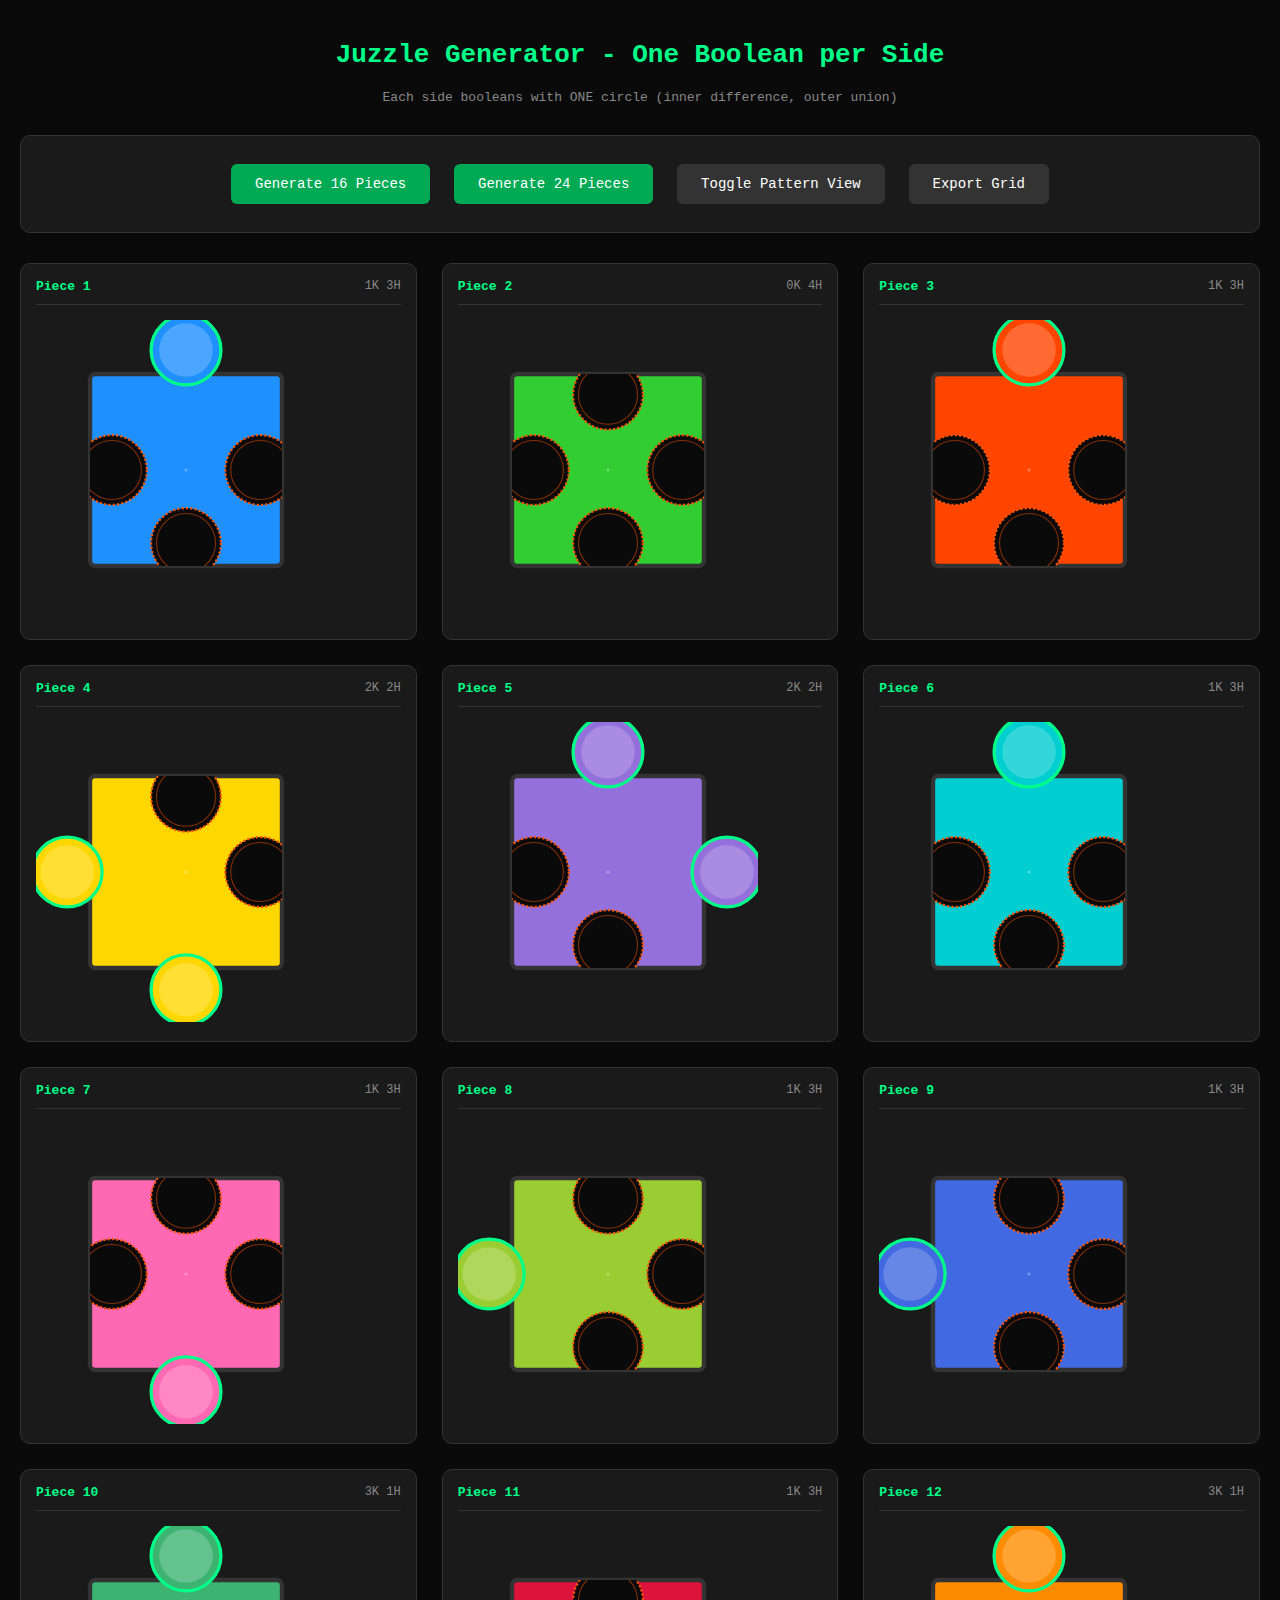
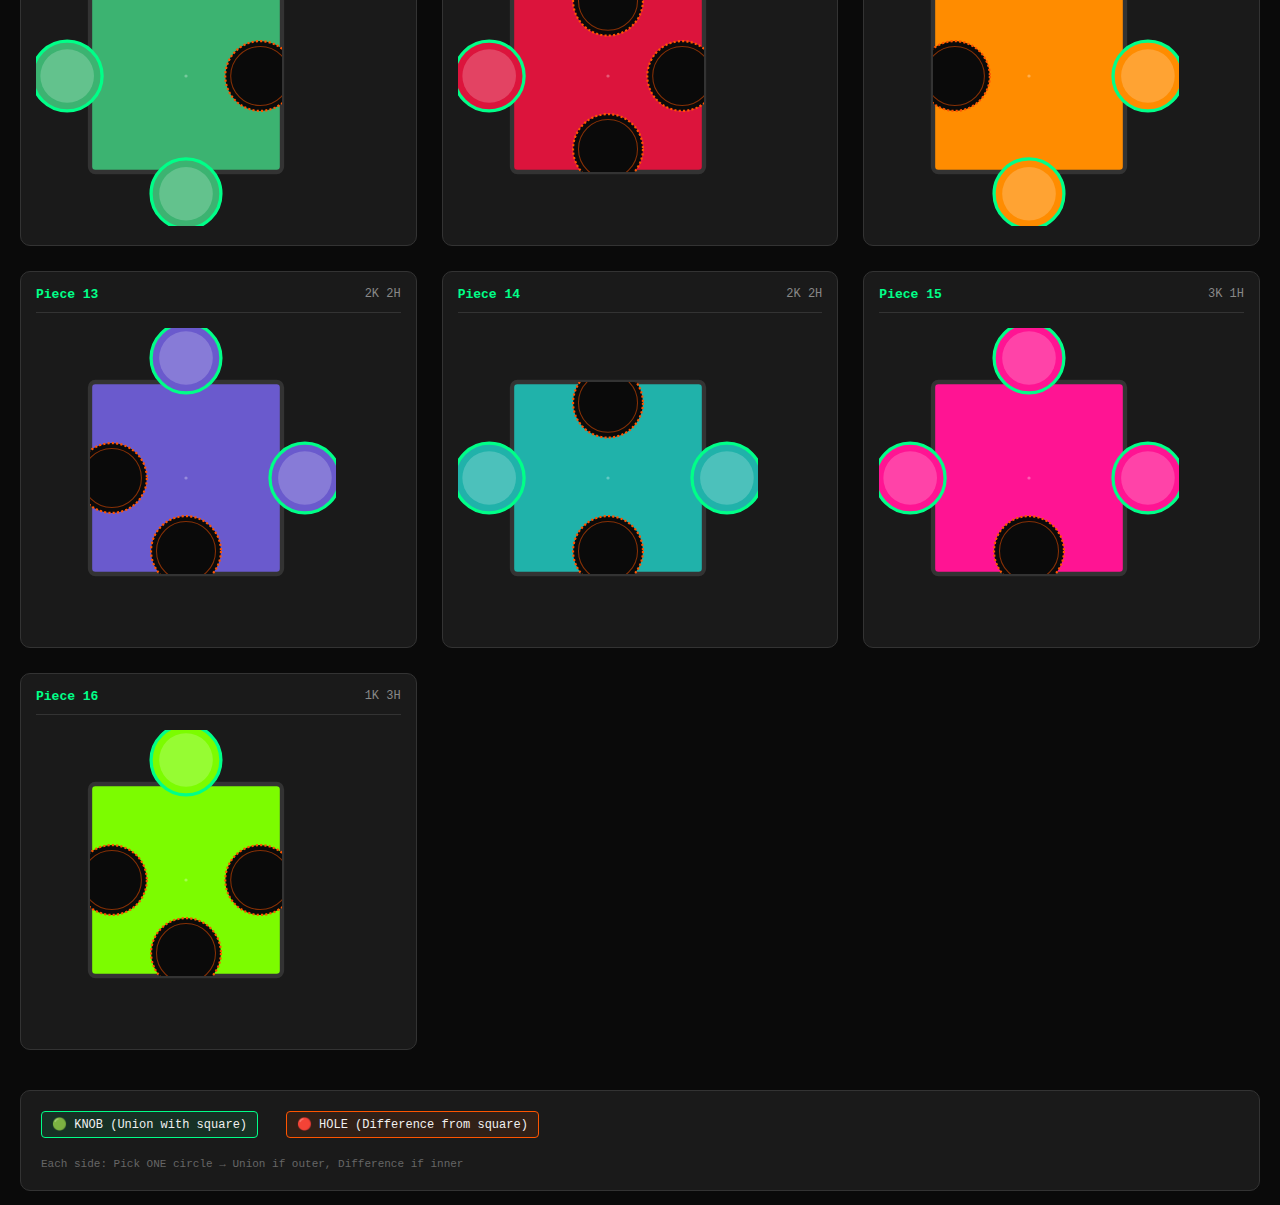
<file: gen/tmp4.html>
<!DOCTYPE html>
<html>
<head>
    <title>Juzzle Generator - Correct Boolean per Side</title>
    <style>
        body { margin: 0; padding: 20px; background: #0a0a0a; color: #f0f0f0; font-family: monospace; }
        .container { max-width: 1400px; margin: 0 auto; }
        h1 { color: #00ff88; text-align: center; margin: 20px 0; }
        .subtitle { text-align: center; color: #888; margin-bottom: 30px; }
        .controls {
            text-align: center;
            margin: 30px 0;
            padding: 20px;
            background: #1a1a1a;
            border-radius: 10px;
            border: 1px solid #333;
        }
        button {
            padding: 12px 24px;
            margin: 8px;
            background: #00aa55;
            color: white;
            border: none;
            border-radius: 6px;
            cursor: pointer;
            font-size: 14px;
            font-family: monospace;
        }
        button:hover { background: #00cc66; }
        button.secondary { background: #333; }
        button.secondary:hover { background: #444; }
        #grid {
            display: grid;
            grid-template-columns: repeat(auto-fill, minmax(300px, 1fr));
            gap: 25px;
            margin-top: 30px;
        }
        .piece-card {
            background: #1a1a1a;
            padding: 15px;
            border-radius: 10px;
            border: 1px solid #333;
        }
        .piece-header {
            display: flex;
            justify-content: space-between;
            margin-bottom: 15px;
            padding-bottom: 10px;
            border-bottom: 1px solid #333;
        }
        .piece-id { color: #00ff88; font-weight: bold; }
        .piece-state { color: #888; font-size: 12px; }
        .piece-svg {
            width: 100%;
            height: 300px;
            background: #0f0f0f;
            border-radius: 8px;
            padding: 10px;
        }
        .piece-info {
            margin-top: 15px;
            font-size: 12px;
            color: #888;
        }
        .legend {
            margin-top: 40px;
            padding: 20px;
            background: #1a1a1a;
            border-radius: 10px;
            border: 1px solid #333;
        }
        .legend-item {
            display: inline-block;
            margin: 0 20px 10px 0;
            padding: 5px 10px;
            border-radius: 4px;
            font-size: 12px;
        }
        .knob { background: rgba(0, 255, 136, 0.1); border: 1px solid #00ff88; }
        .hole { background: rgba(255, 85, 0, 0.1); border: 1px solid #ff5500; }
    </style>
</head>
<body>
    <div class="container">
        <h1>Juzzle Generator - One Boolean per Side</h1>
        <div class="subtitle">Each side booleans with ONE circle (inner difference, outer union)</div>
        
        <div class="controls">
            <button onclick="generatePieces(16)">Generate 16 Pieces</button>
            <button onclick="generatePieces(24)">Generate 24 Pieces</button>
            <button onclick="toggleView()" class="secondary">Toggle Pattern View</button>
            <button onclick="exportGrid()" class="secondary">Export Grid</button>
        </div>
        
        <div id="grid"></div>
        
        <div class="legend">
            <div class="legend-item knob">🟢 KNOB (Union with square)</div>
            <div class="legend-item hole">🔴 HOLE (Difference from square)</div>
            <div style="margin-top: 10px; font-size: 11px; color: #666;">
                Each side: Pick ONE circle → Union if outer, Difference if inner
            </div>
        </div>
    </div>

    <script>
        // EXACT template coordinates
        const TEMPLATE = {
            square: { x: 373.83, y: 381.35, width: 355.32, height: 355.32 },
            // Organized by SIDES - each side has 2 circles (top/bottom or left/right)
            sides: {
                left: [
                    { cx: 331.55, cy: 559.01, type: 'outer' },  // Left Top - OUTER
                    { cx: 414.33, cy: 559.01, type: 'inner' }   // Left Bottom - INNER
                ],
                right: [
                    { cx: 688.86, cy: 559.01, type: 'inner' },  // Right Top - INNER
                    { cx: 771.64, cy: 559.01, type: 'outer' }   // Right Bottom - OUTER
                ],
                top: [
                    { cx: 551.49, cy: 336.84, type: 'outer' },  // Top Left - OUTER
                    { cx: 551.49, cy: 419.63, type: 'inner' }   // Top Right - INNER
                ],
                bottom: [
                    { cx: 551.49, cy: 694.15, type: 'inner' },  // Bottom Left - INNER
                    { cx: 551.49, cy: 776.94, type: 'outer' }   // Bottom Right - OUTER
                ]
            },
            radius: 64.65
        };

        class CorrectBooleanGenerator {
            constructor() {
                this.normalizeCoordinates();
            }
            
            normalizeCoordinates() {
                this.square = { x: 0, y: 0, width: TEMPLATE.square.width, height: TEMPLATE.square.height };
                
                // Normalize all circle positions
                this.sides = {};
                for (const [sideName, circles] of Object.entries(TEMPLATE.sides)) {
                    this.sides[sideName] = circles.map(circle => ({
                        cx: circle.cx - TEMPLATE.square.x,
                        cy: circle.cy - TEMPLATE.square.y,
                        type: circle.type,
                        original: circle
                    }));
                }
            }
            
            // Generate piece: for each side, pick ONE circle (0 or 1)
            generatePiece() {
                const piece = {
                    left: Math.random() > 0.5 ? 0 : 1,    // Pick left-top (0) or left-bottom (1)
                    right: Math.random() > 0.5 ? 0 : 1,   // Pick right-top (0) or right-bottom (1)
                    top: Math.random() > 0.5 ? 0 : 1,     // Pick top-left (0) or top-right (1)
                    bottom: Math.random() > 0.5 ? 0 : 1   // Pick bottom-left (0) or bottom-right (1)
                };
                
                return piece;
            }
            
            // Create piece with correct booleans
            createPieceSVG(piece, id, color) {
                const svgNS = "http://www.w3.org/2000/svg";
                const svg = document.createElementNS(svgNS, 'svg');
                svg.setAttribute('viewBox', '-100 -100 555.32 555.32'); // Add padding
                svg.setAttribute('width', '300');
                svg.setAttribute('height', '300');
                
                // Create clip path for square
                const defs = document.createElementNS(svgNS, 'defs');
                
                // Square clip
                const squareClip = document.createElementNS(svgNS, 'clipPath');
                squareClip.setAttribute('id', `square-clip-${id}`);
                const clipRect = document.createElementNS(svgNS, 'rect');
                clipRect.setAttribute('x', '0');
                clipRect.setAttribute('y', '0');
                clipRect.setAttribute('width', this.square.width);
                clipRect.setAttribute('height', this.square.height);
                clipRect.setAttribute('rx', '10');
                clipRect.setAttribute('ry', '10');
                squareClip.appendChild(clipRect);
                defs.appendChild(squareClip);
                
                svg.appendChild(defs);
                
                // Base square
                const square = document.createElementNS(svgNS, 'rect');
                square.setAttribute('x', '0');
                square.setAttribute('y', '0');
                square.setAttribute('width', this.square.width);
                square.setAttribute('height', this.square.height);
                square.setAttribute('fill', color);
                square.setAttribute('stroke', '#333');
                square.setAttribute('stroke-width', '8');
                square.setAttribute('rx', '10');
                square.setAttribute('ry', '10');
                svg.appendChild(square);
                
                // Process each side
                for (const [sideName, circleIndex] of Object.entries(piece)) {
                    const circles = this.sides[sideName];
                    const selectedCircle = circles[circleIndex];
                    
                    if (selectedCircle.type === 'inner') {
                        // INNER = DIFFERENCE (cut hole from square)
                        // Create hole by drawing a cutout
                        const hole = document.createElementNS(svgNS, 'circle');
                        hole.setAttribute('cx', selectedCircle.cx);
                        hole.setAttribute('cy', selectedCircle.cy);
                        hole.setAttribute('r', TEMPLATE.radius);
                        hole.setAttribute('fill', '#0a0a0a'); // Background color
                        hole.setAttribute('stroke', '#ff5500');
                        hole.setAttribute('stroke-width', '4');
                        hole.setAttribute('stroke-dasharray', '4,4');
                        hole.setAttribute('clip-path', `url(#square-clip-${id})`);
                        svg.appendChild(hole);
                        
                        // Add inner cut indicator
                        const cutIndicator = document.createElementNS(svgNS, 'circle');
                        cutIndicator.setAttribute('cx', selectedCircle.cx);
                        cutIndicator.setAttribute('cy', selectedCircle.cy);
                        cutIndicator.setAttribute('r', TEMPLATE.radius - 10);
                        cutIndicator.setAttribute('fill', 'none');
                        cutIndicator.setAttribute('stroke', '#ff5500');
                        cutIndicator.setAttribute('stroke-width', '2');
                        cutIndicator.setAttribute('stroke-opacity', '0.5');
                        cutIndicator.setAttribute('clip-path', `url(#square-clip-${id})`);
                        svg.appendChild(cutIndicator);
                    } else {
                        // OUTER = UNION (add knob to square)
                        const knob = document.createElementNS(svgNS, 'circle');
                        knob.setAttribute('cx', selectedCircle.cx);
                        knob.setAttribute('cy', selectedCircle.cy);
                        knob.setAttribute('r', TEMPLATE.radius);
                        knob.setAttribute('fill', color);
                        knob.setAttribute('stroke', '#00ff88');
                        knob.setAttribute('stroke-width', '6');
                        svg.appendChild(knob);
                        
                        // Add knob highlight
                        const highlight = document.createElementNS(svgNS, 'circle');
                        highlight.setAttribute('cx', selectedCircle.cx);
                        highlight.setAttribute('cy', selectedCircle.cy);
                        highlight.setAttribute('r', TEMPLATE.radius - 15);
                        highlight.setAttribute('fill', 'rgba(255,255,255,0.2)');
                        highlight.setAttribute('stroke', 'none');
                        svg.appendChild(highlight);
                    }
                }
                
                // Add center marker
                const center = document.createElementNS(svgNS, 'circle');
                center.setAttribute('cx', this.square.width / 2);
                center.setAttribute('cy', this.square.height / 2);
                center.setAttribute('r', '3');
                center.setAttribute('fill', '#fff');
                center.setAttribute('opacity', '0.3');
                svg.appendChild(center);
                
                return svg;
            }
            
            getPieceCode(piece) {
                const sideCodes = {
                    left: ['LT', 'LB'],
                    right: ['RT', 'RB'],
                    top: ['TL', 'TR'],
                    bottom: ['BL', 'BR']
                };
                
                let code = '';
                for (const [sideName, circleIndex] of Object.entries(piece)) {
                    const circleType = this.sides[sideName][circleIndex].type;
                    code += `${sideCodes[sideName][circleIndex]}${circleType === 'inner' ? 'H' : 'K'} `;
                }
                return code.trim();
            }
            
            getPieceStats(piece) {
                let knobs = 0, holes = 0;
                for (const [sideName, circleIndex] of Object.entries(piece)) {
                    if (this.sides[sideName][circleIndex].type === 'inner') {
                        holes++;
                    } else {
                        knobs++;
                    }
                }
                return { knobs, holes };
            }
        }

        // Colors
        const colors = [
            '#1e90ff', '#32cd32', '#ff4500', '#ffd700',
            '#9370db', '#00ced1', '#ff69b4', '#9acd32',
            '#4169e1', '#3cb371', '#dc143c', '#ff8c00',
            '#6a5acd', '#20b2aa', '#ff1493', '#7cfc00',
            '#0000cd', '#2e8b57', '#b22222', '#ffa500',
            '#483d8b', '#008b8b', '#c71585', '#7fff00'
        ];

        let showPattern = false;
        let currentPieces = [];
        const generator = new CorrectBooleanGenerator();

        function generatePieces(count) {
            const grid = document.getElementById('grid');
            grid.innerHTML = '';
            currentPieces = [];
            
            for (let i = 0; i < count; i++) {
                const piece = generator.generatePiece();
                const color = colors[i % colors.length];
                const stats = generator.getPieceStats(piece);
                
                const card = document.createElement('div');
                card.className = 'piece-card';
                
                // Header
                const header = document.createElement('div');
                header.className = 'piece-header';
                
                const idDiv = document.createElement('div');
                idDiv.className = 'piece-id';
                idDiv.textContent = `Piece ${i + 1}`;
                
                const stateDiv = document.createElement('div');
                stateDiv.className = 'piece-state';
                stateDiv.textContent = `${stats.knobs}K ${stats.holes}H`;
                
                header.appendChild(idDiv);
                header.appendChild(stateDiv);
                card.appendChild(header);
                
                // SVG
                const svg = generator.createPieceSVG(piece, i, color);
                svg.className = 'piece-svg';
                card.appendChild(svg);
                
                // Info
                if (showPattern) {
                    const infoDiv = document.createElement('div');
                    infoDiv.className = 'piece-info';
                    infoDiv.textContent = generator.getPieceCode(piece);
                    card.appendChild(infoDiv);
                }
                
                grid.appendChild(card);
                currentPieces.push({ id: i, piece, color, stats });
            }
        }

        function toggleView() {
            showPattern = !showPattern;
            generatePieces(currentPieces.length || 16);
        }

        function exportGrid() {
            const grid = document.getElementById('grid');
            const gridSVG = document.createElementNS('http://www.w3.org/2000/svg', 'svg');
            gridSVG.setAttribute('xmlns', 'http://www.w3.org/2000/svg');
            gridSVG.setAttribute('width', '1200');
            gridSVG.setAttribute('height', '800');
            gridSVG.setAttribute('viewBox', '0 0 1200 800');
            
            // Background
            const bg = document.createElementNS('http://www.w3.org/2000/svg', 'rect');
            bg.setAttribute('width', '1200');
            bg.setAttribute('height', '800');
            bg.setAttribute('fill', '#0a0a0a');
            gridSVG.appendChild(bg);
            
            // Add pieces in grid
            const cols = 4;
            const rows = Math.ceil(currentPieces.length / cols);
            const pieceSize = 250;
            const padding = 30;
            
            currentPieces.forEach((p, i) => {
                const col = i % cols;
                const row = Math.floor(i / cols);
                const x = padding + col * (pieceSize + padding);
                const y = padding + row * (pieceSize + padding);
                
                const group = document.createElementNS('http://www.w3.org/2000/svg', 'g');
                group.setAttribute('transform', `translate(${x}, ${y}) scale(0.7)`);
                
                const pieceSVG = generator.createPieceSVG(p.piece, `export-${i}`, p.color);
                pieceSVG.removeAttribute('width');
                pieceSVG.removeAttribute('height');
                pieceSVG.setAttribute('viewBox', '-100 -100 555.32 555.32');
                
                // Clone and append
                const cloned = document.importNode(pieceSVG, true);
                group.appendChild(cloned);
                
                // Add label
                const text = document.createElementNS('http://www.w3.org/2000/svg', 'text');
                text.setAttribute('x', '177.66');
                text.setAttribute('y', '450');
                text.setAttribute('text-anchor', 'middle');
                text.setAttribute('fill', '#888');
                text.setAttribute('font-size', '14');
                text.textContent = `Piece ${i + 1}`;
                group.appendChild(text);
                
                gridSVG.appendChild(group);
            });
            
            // Export
            const serializer = new XMLSerializer();
            const svgString = serializer.serializeToString(gridSVG);
            const blob = new Blob([svgString], { type: 'image/svg+xml' });
            const url = URL.createObjectURL(blob);
            const a = document.createElement('a');
            a.href = url;
            a.download = 'juzzle-grid.svg';
            document.body.appendChild(a);
            a.click();
            document.body.removeChild(a);
            URL.revokeObjectURL(url);
        }

        // Initialize
        generatePieces(16);
    </script>
</body>
</html>
</file>
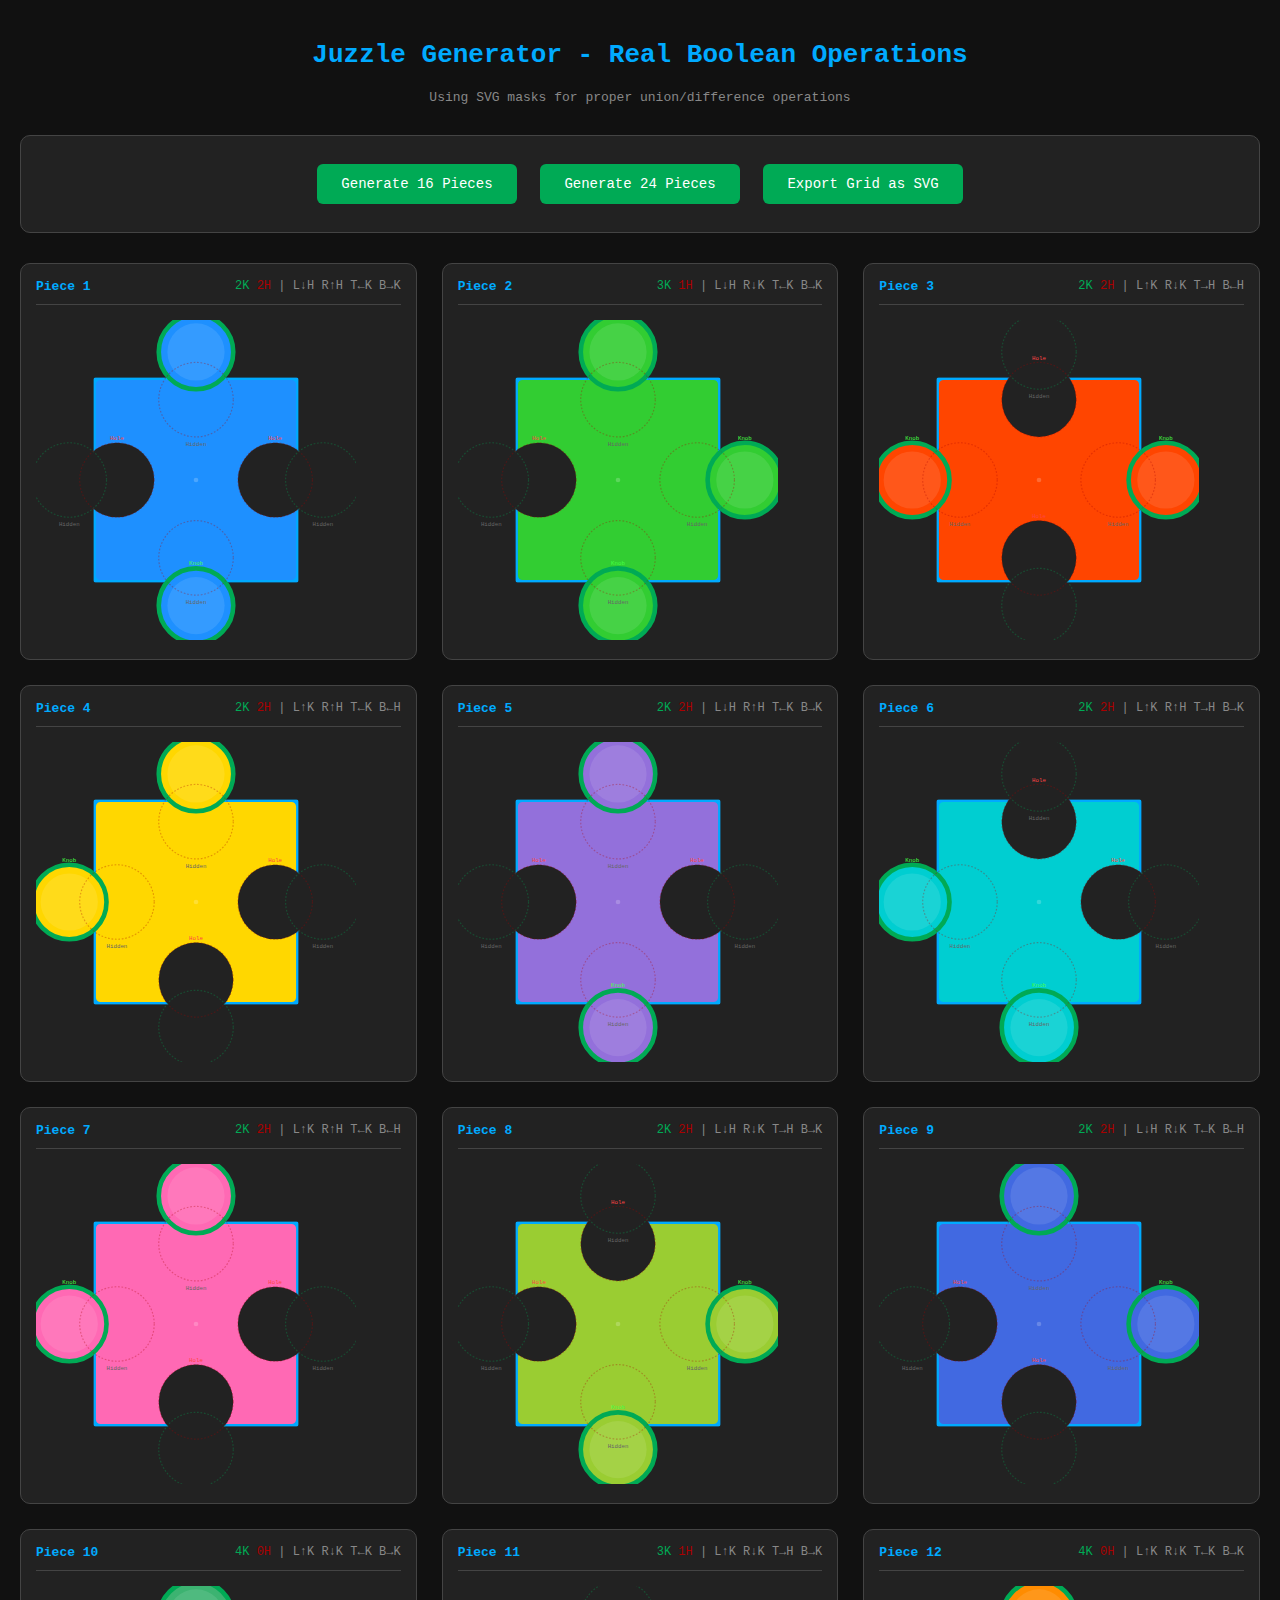
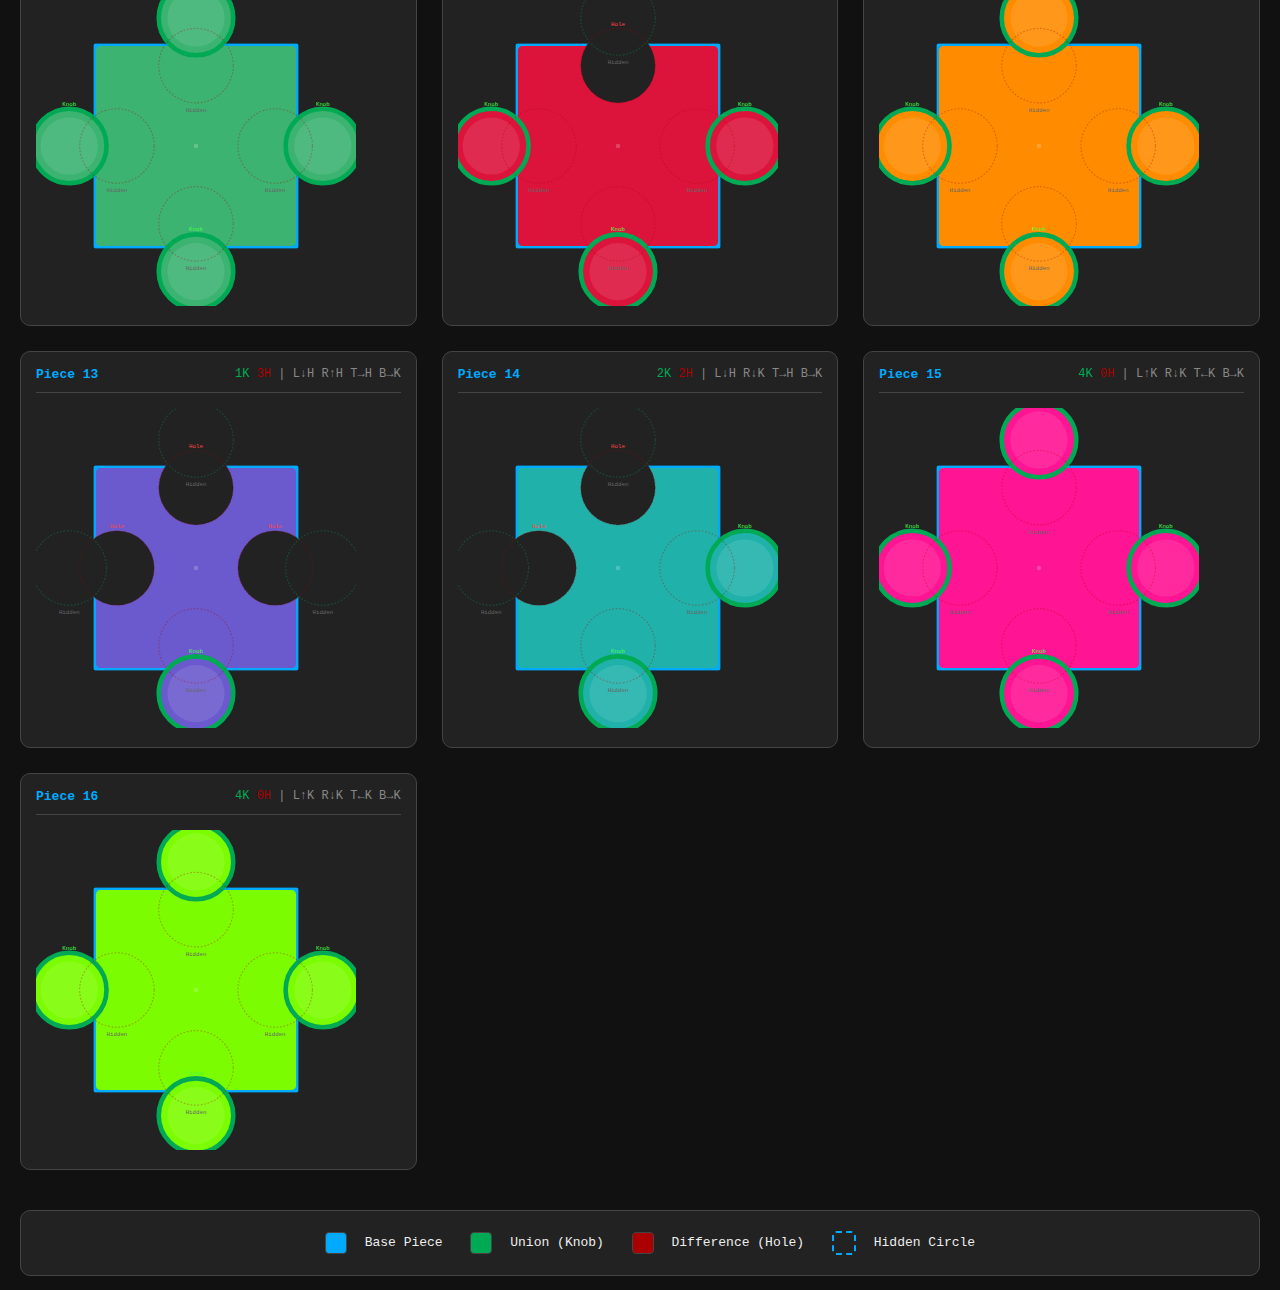
<file: gen/tmp5.html>
<!DOCTYPE html>
<html>
<head>
    <title>Juzzle Generator - Real Boolean Operations</title>
    <style>
        body { margin: 0; padding: 20px; background: #111; color: #eee; font-family: monospace; }
        .container { max-width: 1400px; margin: 0 auto; }
        h1 { color: #0af; text-align: center; margin: 20px 0; }
        .subtitle { text-align: center; color: #888; margin-bottom: 30px; }
        .controls {
            text-align: center;
            margin: 30px 0;
            padding: 20px;
            background: #222;
            border-radius: 10px;
            border: 1px solid #444;
        }
        button {
            padding: 12px 24px;
            margin: 8px;
            background: #0a5;
            color: white;
            border: none;
            border-radius: 6px;
            cursor: pointer;
            font-size: 14px;
            font-family: monospace;
        }
        button:hover { background: #0c6; }
        #grid {
            display: grid;
            grid-template-columns: repeat(auto-fill, minmax(320px, 1fr));
            gap: 25px;
            margin-top: 30px;
        }
        .piece-card {
            background: #222;
            padding: 15px;
            border-radius: 10px;
            border: 1px solid #444;
        }
        .piece-header {
            display: flex;
            justify-content: space-between;
            margin-bottom: 15px;
            padding-bottom: 10px;
            border-bottom: 1px solid #444;
        }
        .piece-id { color: #0af; font-weight: bold; }
        .piece-state { color: #888; font-size: 12px; }
        .piece-svg {
            width: 100%;
            height: 320px;
            background: #181818;
            border-radius: 8px;
            padding: 10px;
        }
        .legend {
            margin-top: 40px;
            padding: 20px;
            background: #222;
            border-radius: 10px;
            border: 1px solid #444;
            text-align: center;
        }
        .color-sample {
            display: inline-block;
            width: 20px;
            height: 20px;
            border-radius: 4px;
            margin: 0 10px 0 20px;
            vertical-align: middle;
            border: 1px solid #444;
        }
    </style>
</head>
<body>
    <div class="container">
        <h1>Juzzle Generator - Real Boolean Operations</h1>
        <div class="subtitle">Using SVG masks for proper union/difference operations</div>
        
        <div class="controls">
            <button onclick="generatePieces(16)">Generate 16 Pieces</button>
            <button onclick="generatePieces(24)">Generate 24 Pieces</button>
            <button onclick="exportGrid()">Export Grid as SVG</button>
        </div>
        
        <div id="grid"></div>
        
        <div class="legend">
            <span class="color-sample" style="background: #0af;"></span> Base Piece 
            <span class="color-sample" style="background: #0a5;"></span> Union (Knob) 
            <span class="color-sample" style="background: #a00;"></span> Difference (Hole) 
            <span class="color-sample" style="background: transparent; border: 2px dashed #0af;"></span> Hidden Circle
        </div>
    </div>

    <script>
        // EXACT template coordinates
        const TEMPLATE = {
            square: { x: 373.83, y: 381.35, width: 355.32, height: 355.32 },
            sides: {
                left: [
                    { cx: 331.55, cy: 559.01, type: 'outer' },
                    { cx: 414.33, cy: 559.01, type: 'inner' }
                ],
                right: [
                    { cx: 688.86, cy: 559.01, type: 'inner' },
                    { cx: 771.64, cy: 559.01, type: 'outer' }
                ],
                top: [
                    { cx: 551.49, cy: 336.84, type: 'outer' },
                    { cx: 551.49, cy: 419.63, type: 'inner' }
                ],
                bottom: [
                    { cx: 551.49, cy: 694.15, type: 'inner' },
                    { cx: 551.49, cy: 776.94, type: 'outer' }
                ]
            },
            radius: 64.65
        };

        class RealBooleanGenerator {
            constructor() {
                this.normalizeCoordinates();
            }
            
            normalizeCoordinates() {
                this.square = { x: 0, y: 0, width: TEMPLATE.square.width, height: TEMPLATE.square.height };
                
                this.sides = {};
                for (const [sideName, circles] of Object.entries(TEMPLATE.sides)) {
                    this.sides[sideName] = circles.map(circle => ({
                        cx: circle.cx - TEMPLATE.square.x,
                        cy: circle.cy - TEMPLATE.square.y,
                        type: circle.type,
                        original: circle
                    }));
                }
            }
            
            generatePiece() {
                return {
                    left: Math.random() > 0.5 ? 0 : 1,
                    right: Math.random() > 0.5 ? 0 : 1,
                    top: Math.random() > 0.5 ? 0 : 1,
                    bottom: Math.random() > 0.5 ? 0 : 1
                };
            }
            
            // Create proper SVG with boolean operations using masks
            createPieceSVG(piece, id, color) {
                const svgNS = "http://www.w3.org/2000/svg";
                const svg = document.createElementNS(svgNS, 'svg');
                const padding = 100;
                svg.setAttribute('viewBox', 
                    `-${padding} -${padding} 
                     ${this.square.width + padding * 2} 
                     ${this.square.height + padding * 2}`);
                svg.setAttribute('width', '320');
                svg.setAttribute('height', '320');
                
                // Create definitions
                const defs = document.createElementNS(svgNS, 'defs');
                
                // Mask for the piece (white = visible, black = hidden)
                const pieceMask = document.createElementNS(svgNS, 'mask');
                pieceMask.setAttribute('id', `piece-mask-${id}`);
                
                // White base (show everything)
                const whiteBase = document.createElementNS(svgNS, 'rect');
                whiteBase.setAttribute('x', '0');
                whiteBase.setAttribute('y', '0');
                whiteBase.setAttribute('width', this.square.width);
                whiteBase.setAttribute('height', this.square.height);
                whiteBase.setAttribute('fill', 'white');
                pieceMask.appendChild(whiteBase);
                
                // Process each side for mask operations
                const circlesToSubtract = []; // For difference operations
                const circlesToAdd = []; // For union operations
                
                for (const [sideName, circleIndex] of Object.entries(piece)) {
                    const circles = this.sides[sideName];
                    const selectedCircle = circles[circleIndex];
                    
                    if (selectedCircle.type === 'inner') {
                        // INNER = Difference = Black circle in mask (subtract from square)
                        circlesToSubtract.push(selectedCircle);
                    } else {
                        // OUTER = Union = Add to shape (not in mask, will be drawn separately)
                        circlesToAdd.push(selectedCircle);
                    }
                }
                
                // Add black circles to mask for subtraction
                circlesToSubtract.forEach(circle => {
                    const blackCircle = document.createElementNS(svgNS, 'circle');
                    blackCircle.setAttribute('cx', circle.cx);
                    blackCircle.setAttribute('cy', circle.cy);
                    blackCircle.setAttribute('r', TEMPLATE.radius);
                    blackCircle.setAttribute('fill', 'black');
                    pieceMask.appendChild(blackCircle);
                });
                
                defs.appendChild(pieceMask);
                svg.appendChild(defs);
                
                // MAIN PIECE WITH MASK
                const pieceGroup = document.createElementNS(svgNS, 'g');
                
                // Base square with mask (holes subtracted)
                const square = document.createElementNS(svgNS, 'rect');
                square.setAttribute('x', '0');
                square.setAttribute('y', '0');
                square.setAttribute('width', this.square.width);
                square.setAttribute('height', this.square.height);
                square.setAttribute('fill', color);
                square.setAttribute('stroke', '#0af');
                square.setAttribute('stroke-width', '8');
                square.setAttribute('rx', '12');
                square.setAttribute('ry', '12');
                square.setAttribute('mask', `url(#piece-mask-${id})`);
                pieceGroup.appendChild(square);
                
                // Add knobs (union operations) ON TOP of masked square
                circlesToAdd.forEach(circle => {
                    const knob = document.createElementNS(svgNS, 'circle');
                    knob.setAttribute('cx', circle.cx);
                    knob.setAttribute('cy', circle.cy);
                    knob.setAttribute('r', TEMPLATE.radius);
                    knob.setAttribute('fill', color);
                    knob.setAttribute('stroke', '#0a5');
                    knob.setAttribute('stroke-width', '8');
                    pieceGroup.appendChild(knob);
                    
                    // Knob highlight
                    const highlight = document.createElementNS(svgNS, 'circle');
                    highlight.setAttribute('cx', circle.cx);
                    highlight.setAttribute('cy', circle.cy);
                    highlight.setAttribute('r', TEMPLATE.radius - 15);
                    highlight.setAttribute('fill', 'rgba(255,255,255,0.1)');
                    highlight.setAttribute('stroke', 'none');
                    pieceGroup.appendChild(highlight);
                });
                
                svg.appendChild(pieceGroup);
                
                // VISUAL GUIDES (non-masked, for reference)
                const guidesGroup = document.createElementNS(svgNS, 'g');
                guidesGroup.setAttribute('opacity', '0.3');
                
                // Show ALL possible circle positions
                Object.values(this.sides).flat().forEach(circle => {
                    const guide = document.createElementNS(svgNS, 'circle');
                    guide.setAttribute('cx', circle.cx);
                    guide.setAttribute('cy', circle.cy);
                    guide.setAttribute('r', TEMPLATE.radius);
                    guide.setAttribute('fill', 'none');
                    guide.setAttribute('stroke', circle.type === 'inner' ? '#a00' : '#0a5');
                    guide.setAttribute('stroke-width', '2');
                    guide.setAttribute('stroke-dasharray', '3,3');
                    guidesGroup.appendChild(guide);
                });
                
                svg.appendChild(guidesGroup);
                
                // Add labels for selected circles
                const labelsGroup = document.createElementNS(svgNS, 'g');
                labelsGroup.setAttribute('font-size', '10');
                labelsGroup.setAttribute('fill', '#888');
                labelsGroup.setAttribute('text-anchor', 'middle');
                
                for (const [sideName, circleIndex] of Object.entries(piece)) {
                    const circles = this.sides[sideName];
                    const selectedCircle = circles[circleIndex];
                    const otherCircle = circles[circleIndex === 0 ? 1 : 0];
                    
                    // Label for selected circle
                    const selectedLabel = document.createElementNS(svgNS, 'text');
                    selectedLabel.setAttribute('x', selectedCircle.cx);
                    selectedLabel.setAttribute('y', selectedCircle.cy - TEMPLATE.radius - 5);
                    selectedLabel.setAttribute('fill', selectedCircle.type === 'inner' ? '#f44' : '#4f4');
                    selectedLabel.textContent = selectedCircle.type === 'inner' ? 'Hole' : 'Knob';
                    labelsGroup.appendChild(selectedLabel);
                    
                    // Label for non-selected circle
                    const otherLabel = document.createElementNS(svgNS, 'text');
                    otherLabel.setAttribute('x', otherCircle.cx);
                    otherLabel.setAttribute('y', otherCircle.cy + TEMPLATE.radius + 15);
                    otherLabel.setAttribute('fill', '#666');
                    otherLabel.textContent = 'Hidden';
                    labelsGroup.appendChild(otherLabel);
                }
                
                svg.appendChild(labelsGroup);
                
                // Center marker
                const center = document.createElementNS(svgNS, 'circle');
                center.setAttribute('cx', this.square.width / 2);
                center.setAttribute('cy', this.square.height / 2);
                center.setAttribute('r', '4');
                center.setAttribute('fill', '#fff');
                center.setAttribute('opacity', '0.2');
                svg.appendChild(center);
                
                return svg;
            }
            
            getPieceCode(piece) {
                const sideCodes = {
                    left: ['L↑', 'L↓'],
                    right: ['R↑', 'R↓'],
                    top: ['T←', 'T→'],
                    bottom: ['B←', 'B→']
                };
                
                let code = '';
                for (const [sideName, circleIndex] of Object.entries(piece)) {
                    const circle = this.sides[sideName][circleIndex];
                    code += `${sideCodes[sideName][circleIndex]}${circle.type === 'inner' ? 'H' : 'K'} `;
                }
                return code.trim();
            }
            
            getPieceStats(piece) {
                let stats = { knobs: 0, holes: 0 };
                for (const [sideName, circleIndex] of Object.entries(piece)) {
                    if (this.sides[sideName][circleIndex].type === 'inner') {
                        stats.holes++;
                    } else {
                        stats.knobs++;
                    }
                }
                return stats;
            }
        }

        // Colors
        const colors = [
            '#1e90ff', '#32cd32', '#ff4500', '#ffd700',
            '#9370db', '#00ced1', '#ff69b4', '#9acd32',
            '#4169e1', '#3cb371', '#dc143c', '#ff8c00',
            '#6a5acd', '#20b2aa', '#ff1493', '#7cfc00',
            '#0000cd', '#2e8b57', '#b22222', '#ffa500',
            '#483d8b', '#008b8b', '#c71585', '#7fff00'
        ];

        const generator = new RealBooleanGenerator();
        let currentPieces = [];

        function generatePieces(count) {
            const grid = document.getElementById('grid');
            grid.innerHTML = '';
            currentPieces = [];
            
            for (let i = 0; i < count; i++) {
                const piece = generator.generatePiece();
                const color = colors[i % colors.length];
                const stats = generator.getPieceStats(piece);
                
                const card = document.createElement('div');
                card.className = 'piece-card';
                
                // Header
                const header = document.createElement('div');
                header.className = 'piece-header';
                
                const idDiv = document.createElement('div');
                idDiv.className = 'piece-id';
                idDiv.textContent = `Piece ${i + 1}`;
                
                const stateDiv = document.createElement('div');
                stateDiv.className = 'piece-state';
                stateDiv.innerHTML = `
                    <span style="color:#0a5">${stats.knobs}K</span> 
                    <span style="color:#a00">${stats.holes}H</span> | 
                    ${generator.getPieceCode(piece)}
                `;
                
                header.appendChild(idDiv);
                header.appendChild(stateDiv);
                card.appendChild(header);
                
                // SVG
                const svg = generator.createPieceSVG(piece, i, color);
                svg.className = 'piece-svg';
                card.appendChild(svg);
                
                grid.appendChild(card);
                currentPieces.push({ id: i, piece, color, stats });
            }
        }

        function exportGrid() {
            const svgNS = 'http://www.w3.org/2000/svg';
            const masterSVG = document.createElementNS(svgNS, 'svg');
            masterSVG.setAttribute('xmlns', svgNS);
            masterSVG.setAttribute('width', '1200');
            masterSVG.setAttribute('height', '800');
            masterSVG.setAttribute('viewBox', '0 0 1200 800');
            
            // Background
            const bg = document.createElementNS(svgNS, 'rect');
            bg.setAttribute('width', '1200');
            bg.setAttribute('height', '800');
            bg.setAttribute('fill', '#111');
            masterSVG.appendChild(bg);
            
            // Title
            const title = document.createElementNS(svgNS, 'text');
            title.setAttribute('x', '600');
            title.setAttribute('y', '40');
            title.setAttribute('text-anchor', 'middle');
            title.setAttribute('fill', '#0af');
            title.setAttribute('font-size', '24');
            title.setAttribute('font-weight', 'bold');
            title.textContent = 'Juzzle Puzzle Pieces';
            masterSVG.appendChild(title);
            
            // Add pieces in grid
            const cols = 4;
            const rows = Math.ceil(currentPieces.length / cols);
            const cellWidth = 1200 / cols;
            const cellHeight = 700 / rows;
            
            currentPieces.forEach((p, i) => {
                const col = i % cols;
                const row = Math.floor(i / cols);
                const x = col * cellWidth + cellWidth / 2;
                const y = row * cellHeight + 80;
                
                const group = document.createElementNS(svgNS, 'g');
                group.setAttribute('transform', `translate(${x}, ${y}) scale(0.28)`);
                
                const pieceSVG = generator.createPieceSVG(p.piece, `export-${i}`, p.color);
                pieceSVG.removeAttribute('width');
                pieceSVG.removeAttribute('height');
                pieceSVG.setAttribute('viewBox', '-100 -100 555.32 555.32');
                
                const cloned = document.importNode(pieceSVG, true);
                group.appendChild(cloned);
                
                masterSVG.appendChild(group);
                
                // Piece number
                const number = document.createElementNS(svgNS, 'text');
                number.setAttribute('x', x);
                number.setAttribute('y', y + 120);
                number.setAttribute('text-anchor', 'middle');
                number.setAttribute('fill', '#888');
                number.setAttribute('font-size', '12');
                number.textContent = `Piece ${i + 1}`;
                masterSVG.appendChild(number);
            });
            
            // Export
            const serializer = new XMLSerializer();
            const svgString = serializer.serializeToString(masterSVG);
            const blob = new Blob([svgString], { type: 'image/svg+xml' });
            const url = URL.createObjectURL(blob);
            const a = document.createElement('a');
            a.href = url;
            a.download = 'juzzle-pieces-grid.svg';
            document.body.appendChild(a);
            a.click();
            document.body.removeChild(a);
            URL.revokeObjectURL(url);
        }

        // Initialize
        generatePieces(16);
    </script>
</body>
</html>
</file>
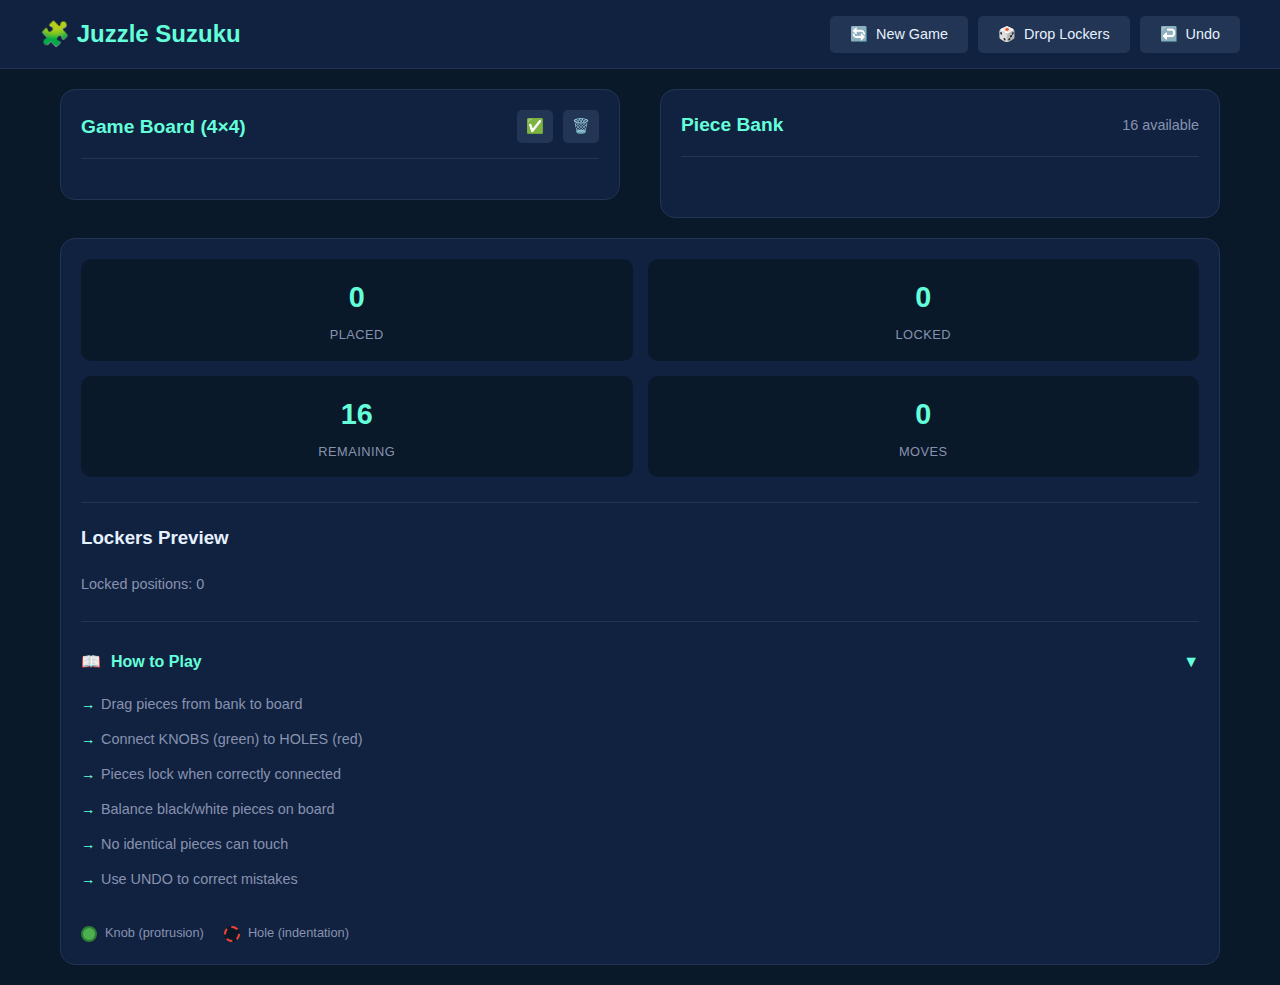
<file: suzuku/index2.html>
<!DOCTYPE html>
<html>
<head>
    <title>Juzzle Suzuku - Knobs & Holes Edition</title>
    <style>
        /* Mobile-first responsive design */
        * {
            margin: 0;
            padding: 0;
            box-sizing: border-box;
        }

        body {
            font-family: -apple-system, BlinkMacSystemFont, 'Segoe UI', sans-serif;
            background: #0a1929;
            color: #e6f1ff;
            line-height: 1.6;
            min-height: 100vh;
            padding: 0;
        }

        /* Header */
        .app-header {
            background: #112240;
            padding: 15px 20px;
            border-bottom: 1px solid #233554;
            position: sticky;
            top: 0;
            z-index: 100;
        }

        .header-content {
            max-width: 1200px;
            margin: 0 auto;
            display: flex;
            flex-direction: column;
            gap: 15px;
        }

        @media (min-width: 768px) {
            .header-content {
                flex-direction: row;
                justify-content: space-between;
                align-items: center;
            }
        }

        h1 {
            font-size: 1.5rem;
            font-weight: 600;
            color: #64ffda;
        }

        /* Mobile Menu */
        .mobile-menu-btn {
            display: block;
            background: none;
            border: none;
            color: #64ffda;
            font-size: 1.5rem;
            cursor: pointer;
            padding: 5px;
            position: absolute;
            right: 20px;
            top: 15px;
        }

        @media (min-width: 768px) {
            .mobile-menu-btn {
                display: none;
            }
        }

        /* Controls */
        .controls {
            display: flex;
            gap: 10px;
            flex-wrap: wrap;
        }

        .btn {
            padding: 10px 20px;
            border: none;
            border-radius: 5px;
            font-size: 0.9rem;
            font-weight: 500;
            cursor: pointer;
            transition: all 0.2s ease;
            display: flex;
            align-items: center;
            gap: 8px;
        }

        .btn-primary {
            background: #0a1929;
            color: #64ffda;
            border: 1px solid #64ffda;
        }

        .btn-primary:hover {
            background: rgba(100, 255, 218, 0.1);
        }

        .btn-secondary {
            background: #233554;
            color: #e6f1ff;
        }

        .btn-secondary:hover {
            background: #2d4266;
        }

        .btn-icon {
            padding: 8px;
            min-width: 36px;
            justify-content: center;
        }

        /* Main Layout */
        .app-main {
            max-width: 1200px;
            margin: 0 auto;
            padding: 20px;
        }

        /* Game Grid - Vertical on mobile */
        .game-grid {
            display: flex;
            flex-direction: column;
            gap: 30px;
        }

        @media (min-width: 768px) {
            .game-grid {
                display: grid;
                grid-template-columns: 1fr 1fr;
                gap: 40px;
            }
        }

        /* Bank Section */
        .bank-section {
            order: 1;
        }

        @media (min-width: 768px) {
            .bank-section {
                order: 2;
            }
        }

        .bank-container {
            background: #112240;
            border-radius: 15px;
            padding: 20px;
            border: 1px solid #233554;
        }

        .section-header {
            display: flex;
            justify-content: space-between;
            align-items: center;
            margin-bottom: 20px;
            padding-bottom: 15px;
            border-bottom: 1px solid #233554;
        }

        .section-title {
            font-size: 1.2rem;
            font-weight: 600;
            color: #64ffda;
        }

        .bank-info {
            font-size: 0.9rem;
            color: #8892b0;
        }

        /* Bank Grid */
        .bank-grid {
            display: grid;
            grid-template-columns: repeat(auto-fill, minmax(100px, 1fr));
            gap: 15px;
            max-height: 400px;
            overflow-y: auto;
            padding: 10px;
        }

        /* Bank Piece */
        .bank-piece {
            aspect-ratio: 1;
            background: #0a1929;
            border: 2px solid #233554;
            border-radius: 10px;
            cursor: grab;
            transition: all 0.2s ease;
            display: flex;
            align-items: center;
            justify-content: center;
            position: relative;
            overflow: hidden;
        }

        .bank-piece:hover {
            border-color: #64ffda;
            transform: scale(1.05);
        }

        .bank-piece.dragging {
            opacity: 0.5;
            transform: scale(0.95);
        }

        .bank-piece.used {
            opacity: 0.3;
            cursor: not-allowed;
        }

        .bank-piece.used:hover {
            transform: none;
            border-color: #233554;
        }

        .piece-svg {
            width: 90%;
            height: 90%;
            pointer-events: none;
        }

        /* Board Section */
        .board-section {
            order: 2;
        }

        @media (min-width: 768px) {
            .board-section {
                order: 1;
            }
        }

        .board-container {
            background: #112240;
            border-radius: 15px;
            padding: 20px;
            border: 1px solid #233554;
        }

        /* Board Grid */
        .board-grid {
            display: grid;
            gap: 12px;
            margin: 0 auto;
            width: 100%;
            max-width: 500px;
        }

        .board-cell {
            aspect-ratio: 1;
            background: #0a1929;
            border: 2px solid #233554;
            border-radius: 10px;
            display: flex;
            align-items: center;
            justify-content: center;
            position: relative;
            cursor: pointer;
            transition: all 0.2s ease;
            overflow: hidden;
        }

        .board-cell:hover {
            border-color: #64ffda;
        }

        .board-cell.placed {
            background: rgba(100, 255, 218, 0.05);
        }

        .board-cell.locked {
            border-color: #ff6b6b;
            background: rgba(255, 107, 107, 0.1);
        }

        .board-cell.invalid {
            border-color: #ff6b6b;
            animation: shake 0.5s;
        }

        /* Side Panel */
        .side-panel {
            grid-column: 1 / -1;
            background: #112240;
            border-radius: 15px;
            padding: 20px;
            border: 1px solid #233554;
            margin-top: 20px;
        }

        /* Stats */
        .stats-grid {
            display: grid;
            grid-template-columns: repeat(2, 1fr);
            gap: 15px;
            margin-bottom: 25px;
        }

        .stat-item {
            background: #0a1929;
            padding: 15px;
            border-radius: 10px;
            text-align: center;
        }

        .stat-value {
            font-size: 1.8rem;
            font-weight: 700;
            color: #64ffda;
            margin-bottom: 5px;
        }

        .stat-label {
            font-size: 0.8rem;
            color: #8892b0;
            text-transform: uppercase;
            letter-spacing: 0.5px;
        }

        /* Lockers */
        .lockers-section {
            margin-top: 25px;
            padding-top: 20px;
            border-top: 1px solid #233554;
        }

        .lockers-grid {
            display: grid;
            grid-template-columns: repeat(auto-fill, minmax(40px, 1fr));
            gap: 8px;
            margin-top: 10px;
        }

        .locker-cell {
            aspect-ratio: 1;
            background: #0a1929;
            border: 1px solid #233554;
            border-radius: 5px;
            display: flex;
            align-items: center;
            justify-content: center;
            font-size: 0.8rem;
        }

        .locker-cell.filled {
            background: rgba(255, 107, 107, 0.2);
            border-color: #ff6b6b;
            color: #ff6b6b;
        }

        /* Instructions */
        .instructions {
            margin-top: 25px;
            padding-top: 20px;
            border-top: 1px solid #233554;
        }

        .instructions-toggle {
            background: none;
            border: none;
            color: #64ffda;
            font-size: 1rem;
            font-weight: 600;
            cursor: pointer;
            display: flex;
            align-items: center;
            gap: 10px;
            width: 100%;
            text-align: left;
            padding: 10px 0;
        }

        .instructions-content {
            overflow: hidden;
            transition: max-height 0.3s ease;
            max-height: 500px;
        }

        .instructions-content.collapsed {
            max-height: 0;
        }

        .instruction-item {
            margin: 12px 0;
            padding-left: 20px;
            position: relative;
            color: #8892b0;
            font-size: 0.9rem;
        }

        .instruction-item:before {
            content: "→";
            color: #64ffda;
            position: absolute;
            left: 0;
        }

        /* Knob/Hole Legend */
        .legend {
            display: flex;
            gap: 20px;
            margin-top: 20px;
            flex-wrap: wrap;
        }

        .legend-item {
            display: flex;
            align-items: center;
            gap: 8px;
            font-size: 0.8rem;
            color: #8892b0;
        }

        .legend-knob, .legend-hole {
            width: 16px;
            height: 16px;
            border-radius: 50%;
        }

        .legend-knob {
            background: #4CAF50;
            border: 2px solid #2E7D32;
        }

        .legend-hole {
            background: #0a1929;
            border: 2px dashed #f44336;
        }

        /* Animations */
        @keyframes shake {
            0%, 100% { transform: translateX(0); }
            25% { transform: translateX(-5px); }
            75% { transform: translateX(5px); }
        }

        @keyframes pulse {
            0% { transform: scale(1); }
            50% { transform: scale(1.05); }
            100% { transform: scale(1); }
        }

        @keyframes fadeIn {
            from { opacity: 0; transform: translateY(10px); }
            to { opacity: 1; transform: translateY(0); }
        }

        .pulse {
            animation: pulse 2s infinite;
        }

        /* Mobile Specific */
        @media (max-width: 767px) {
            .app-main {
                padding: 15px;
            }
            
            .bank-grid {
                grid-template-columns: repeat(auto-fill, minmax(80px, 1fr));
                gap: 10px;
            }
            
            .board-grid {
                gap: 8px;
            }
            
            .controls {
                justify-content: center;
            }
            
            .btn {
                padding: 8px 15px;
                font-size: 0.85rem;
            }
        }

        /* Connection lines */
        .connection-line {
            stroke: #64ffda;
            stroke-width: 2;
            stroke-dasharray: 5, 5;
            opacity: 0.5;
        }

       /* Force vertical layout on mobile */
@media (max-width: 768px) {
    .game-container {
        display: flex !important;
        flex-direction: column !important;
    }
    
    .bank-section {
        order: 1 !important;
        max-height: 300px !important;
        overflow-y: auto !important;
    }
    
    .board-section {
        order: 2 !important;
    }
    
    .side-panel {
        order: 3 !important;
    }
} 
    </style>
</head>
<body>
    <!-- Header -->
    <header class="app-header">
        <div class="header-content">
            <h1>🧩 Juzzle Suzuku</h1>
            <button class="mobile-menu-btn" onclick="toggleMobileMenu()">☰</button>
            <div class="controls" id="header-controls">
                <button class="btn btn-secondary" onclick="newGame(4)">
                    <span>🔄</span> New Game
                </button>
                <button class="btn btn-secondary" onclick="generateLockers()">
                    <span>🎲</span> Drop Lockers
                </button>
                <button class="btn btn-secondary" onclick="undoMove()">
                    <span>↩️</span> Undo
                </button>
            </div>
        </div>
    </header>

    <!-- Main Content -->
    <main class="app-main">
        <div class="game-grid">
            <!-- Piece Bank -->
            <section class="bank-section">
                <div class="bank-container">
                    <div class="section-header">
                        <h2 class="section-title">Piece Bank</h2>
                        <div class="bank-info">
                            <span id="available-count">16</span> available
                        </div>
                    </div>
                    <div id="piece-bank" class="bank-grid"></div>
                </div>
            </section>

            <!-- Game Board -->
            <section class="board-section">
                <div class="board-container">
                    <div class="section-header">
                        <h2 class="section-title">Game Board (4×4)</h2>
                        <div class="controls">
                            <button class="btn btn-icon btn-secondary" onclick="checkSolution()" title="Check Solution">
                                ✅
                            </button>
                            <button class="btn btn-icon btn-secondary" onclick="clearBoard()" title="Clear Board">
                                🗑️
                            </button>
                        </div>
                    </div>
                    <div id="board" class="board-grid"></div>
                </div>
            </section>
        </div>

        <!-- Side Panel -->
        <aside class="side-panel">
            <!-- Stats -->
            <div class="stats-grid">
                <div class="stat-item">
                    <div class="stat-value" id="placed-count">0</div>
                    <div class="stat-label">Placed</div>
                </div>
                <div class="stat-item">
                    <div class="stat-value" id="locked-count">0</div>
                    <div class="stat-label">Locked</div>
                </div>
                <div class="stat-item">
                    <div class="stat-value" id="remaining-count">16</div>
                    <div class="stat-label">Remaining</div>
                </div>
                <div class="stat-item">
                    <div class="stat-value" id="moves-count">0</div>
                    <div class="stat-label">Moves</div>
                </div>
            </div>

            <!-- Lockers Preview -->
            <div class="lockers-section">
                <h3>Lockers Preview</h3>
                <div class="lockers-grid" id="lockers-preview"></div>
                <div class="bank-info" style="margin-top: 10px;">
                    Locked positions: <span id="lockers-count">0</span>
                </div>
            </div>

            <!-- Instructions -->
            <div class="instructions">
                <button class="instructions-toggle" onclick="toggleInstructions()">
                    <span>📖</span> How to Play
                    <span style="margin-left: auto;">▼</span>
                </button>
                <div class="instructions-content">
                    <div class="instruction-item">Drag pieces from bank to board</div>
                    <div class="instruction-item">Connect KNOBS (green) to HOLES (red)</div>
                    <div class="instruction-item">Pieces lock when correctly connected</div>
                    <div class="instruction-item">Balance black/white pieces on board</div>
                    <div class="instruction-item">No identical pieces can touch</div>
                    <div class="instruction-item">Use UNDO to correct mistakes</div>
                </div>
            </div>

            <!-- Legend -->
            <div class="legend">
                <div class="legend-item">
                    <div class="legend-knob"></div>
                    <span>Knob (protrusion)</span>
                </div>
                <div class="legend-item">
                    <div class="legend-hole"></div>
                    <span>Hole (indentation)</span>
                </div>
            </div>
        </aside>
    </main>

    <script>
        // GAME CORE - Uses your generator's boolean shapes
        class JuzzleSuzuku {
            constructor(boardSize = 4) {
                this.boardSize = boardSize;
                this.totalCells = boardSize * boardSize;
                this.board = Array(this.totalCells).fill(null);
                this.lockedPositions = Array(this.totalCells).fill(false);
                this.lockers = []; // Pre-locked starting positions
                this.pieceBank = [];
                this.moveHistory = [];
                this.moveCount = 0;
                this.pieceCache = new Map(); // Cache for piece SVGs
                
                // Colors from your generator
                this.colors = [
                    '#1e90ff', '#32cd32', '#ff4500', '#ffd700',
                    '#9370db', '#00ced1', '#ff69b4', '#9acd32',
                    '#4169e1', '#3cb371', '#dc143c', '#ff8c00',
                    '#6a5acd', '#20b2aa', '#ff1493', '#7cfc00'
                ];
                
                this.initGame();
                this.render();
            }

            // Initialize game with proper boolean pieces
            initGame() {
                this.pieceBank = [];
                const blackCount = Math.floor(this.totalCells / 2);
                const whiteCount = this.totalCells - blackCount;
                
                // Generate pieces with boolean operations
                for (let i = 0; i < this.totalCells; i++) {
                    const color = i < blackCount ? '#000000' : '#FFFFFF';
                    const type = i < blackCount ? 'black' : 'white';
                    
                    const piece = this.generateBooleanPiece(color, type, i);
                    this.pieceBank.push(piece);
                }
                
                this.shuffleArray(this.pieceBank);
            }

            // Generate piece with boolean knobs/holes (from your generator)
            generateBooleanPiece(color, type, id) {
                // Random pattern - each side picks one of two positions
                const pattern = {
                    left: Math.random() > 0.5 ? 0 : 1,
                    right: Math.random() > 0.5 ? 0 : 1,
                    top: Math.random() > 0.5 ? 0 : 1,
                    bottom: Math.random() > 0.5 ? 0 : 1
                };
                
                // Create SVG with boolean operations
                const svg = this.createBooleanSVG(pattern, color);
                
                return {
                    id: `${type}-${id}`,
                    pattern,
                    color,
                    type,
                    svg,
                    code: this.getPatternCode(pattern),
                    used: false,
                    knobs: this.countKnobs(pattern),
                    holes: 4 - this.countKnobs(pattern)
                };
            }

            // Create SVG with real boolean operations (knobs = union, holes = difference)
            // createBooleanSVG(pattern, color)
            // Create clean piece with masks - NO OUTLINES
            createBooleanSVG(pattern, color, pieceId) {
    const svgNS = "http://www.w3.org/2000/svg";
    const svg = document.createElementNS(svgNS, 'svg');
    
    // CRITICAL: Expand viewBox so knobs are visible
    const padding = 100; // Extra space for knobs
    svg.setAttribute('viewBox', 
        `-${padding} -${padding} 
         ${this.square.width + padding * 2} 
         ${this.square.height + padding * 2}`);
    
    svg.setAttribute('width', '200');
    svg.setAttribute('height', '200');
    svg.setAttribute('class', 'piece-svg');
    
    // Create unique mask ID for each piece
    const maskId = `mask-${pieceId || Date.now()}-${Math.random().toString(36).substr(2, 9)}`;
    
    // Create definitions
    const defs = document.createElementNS(svgNS, 'defs');
    
    // Create mask for holes
    const mask = document.createElementNS(svgNS, 'mask');
    mask.setAttribute('id', maskId);
    
    // White background (shows everything)
    const whiteBg = document.createElementNS(svgNS, 'rect');
    whiteBg.setAttribute('x', '0');
    whiteBg.setAttribute('y', '0');
    whiteBg.setAttribute('width', this.square.width);
    whiteBg.setAttribute('height', this.square.height);
    whiteBg.setAttribute('fill', 'white');
    mask.appendChild(whiteBg);
    
    // Add black circles for HOLES (difference operation)
    // Using your exact template coordinates
    const connections = {
        left: [
            { cx: -41.72, cy: 177.66 - 41.72, type: 'outer' },
            { cx: -41.72, cy: 177.66 + 41.72, type: 'inner' }
        ],
        right: [
            { cx: 355.32 + 41.72, cy: 177.66 - 41.72, type: 'inner' },
            { cx: 355.32 + 41.72, cy: 177.66 + 41.72, type: 'outer' }
        ],
        top: [
            { cx: 177.66 - 41.72, cy: -41.72, type: 'outer' },
            { cx: 177.66 + 41.72, cy: -41.72, type: 'inner' }
        ],
        bottom: [
            { cx: 177.66 - 41.72, cy: 355.32 + 41.72, type: 'inner' },
            { cx: 177.66 + 41.72, cy: 355.32 + 41.72, type: 'outer' }
        ]
    };
    
    // Process pattern to add holes to mask
    ['left', 'right', 'top', 'bottom'].forEach(side => {
        const circleIndex = pattern[side];
        const circle = connections[side][circleIndex];
        
        if (circle.type === 'inner') { // HOLE = black in mask
            const hole = document.createElementNS(svgNS, 'circle');
            hole.setAttribute('cx', circle.cx);
            hole.setAttribute('cy', circle.cy);
            hole.setAttribute('r', 64.65);
            hole.setAttribute('fill', 'black');
            mask.appendChild(hole);
        }
    });
    
    defs.appendChild(mask);
    svg.appendChild(defs);
    
    // Main piece group
    const group = document.createElementNS(svgNS, 'g');
    
    // Base square with mask applied
    const square = document.createElementNS(svgNS, 'rect');
    square.setAttribute('x', '0');
    square.setAttribute('y', '0');
    square.setAttribute('width', this.square.width);
    square.setAttribute('height', this.square.height);
    square.setAttribute('fill', color);
    square.setAttribute('mask', `url(#${maskId})`);
    square.setAttribute('stroke', '#333');
    square.setAttribute('stroke-width', '3');
    square.setAttribute('rx', '10');
    square.setAttribute('ry', '10');
    group.appendChild(square);
    
    // Add KNOBS (union operations) on top
    ['left', 'right', 'top', 'bottom'].forEach(side => {
        const circleIndex = pattern[side];
        const circle = connections[side][circleIndex];
        
        if (circle.type === 'outer') { // KNOB = separate circle
            const knob = document.createElementNS(svgNS, 'circle');
            knob.setAttribute('cx', circle.cx);
            knob.setAttribute('cy', circle.cy);
            knob.setAttribute('r', 64.65);
            knob.setAttribute('fill', color);
            knob.setAttribute('stroke', '#4CAF50'); // Green outline for knobs
            knob.setAttribute('stroke-width', '4');
            
            // Add highlight for 3D effect
            const highlight = document.createElementNS(svgNS, 'circle');
            highlight.setAttribute('cx', circle.cx);
            highlight.setAttribute('cy', circle.cy);
            highlight.setAttribute('r', 64.65 * 0.7);
            highlight.setAttribute('fill', color === '#000000' ? 
                'rgba(255,255,255,0.2)' : 'rgba(0,0,0,0.1)');
            
            group.appendChild(knob);
            group.appendChild(highlight);
        }
    });
    
    svg.appendChild(group);
    
    // Add visual guides (optional, for debugging)
    const guides = document.createElementNS(svgNS, 'g');
    guides.setAttribute('opacity', '0.3');
    
    // Show all possible connection points
    Object.values(connections).flat().forEach(circle => {
        const guide = document.createElementNS(svgNS, 'circle');
        guide.setAttribute('cx', circle.cx);
        guide.setAttribute('cy', circle.cy);
        guide.setAttribute('r', 64.65);
        guide.setAttribute('fill', 'none');
        guide.setAttribute('stroke', circle.type === 'inner' ? '#FF6B6B' : '#4CAF50');
        guide.setAttribute('stroke-width', '2');
        guide.setAttribute('stroke-dasharray', circle.type === 'inner' ? '4,4' : 'none');
        guides.appendChild(guide);
    });
    
    svg.appendChild(guides);
    
    return svg;
}

            countKnobs(pattern) {
                // Count how many sides have outer connectors (knobs)
                let count = 0;
                const sides = ['left', 'right', 'top', 'bottom'];
                
                // This assumes pattern 0 = outer, 1 = inner for simplicity
                // In real implementation, check connector type
                sides.forEach(side => {
                    if (pattern[side] === 0) count++; // Adjust based on your actual mapping
                });
                
                return count;
            }

            getPatternCode(pattern) {
                return `${pattern.left}${pattern.right}${pattern.top}${pattern.bottom}`;
            }

            shuffleArray(array) {
                for (let i = array.length - 1; i > 0; i--) {
                    const j = Math.floor(Math.random() * (i + 1));
                    [array[i], array[j]] = [array[j], array[i]];
                }
            }

            // Generate lockers (starting pieces)
            generateLockers(count = 4) {
                this.lockedPositions.fill(false);
                this.lockers = [];
                
                // Reset all pieces
                this.pieceBank.forEach(piece => piece.used = false);
                this.board.fill(null);
                
                // Generate locker positions
                const positions = Array.from({length: this.totalCells}, (_, i) => i);
                this.shuffleArray(positions);
                
                const lockerPositions = positions.slice(0, Math.min(count, positions.length));
                
                // Place lockers with correctly matching pieces
                lockerPositions.forEach((pos, index) => {
                    this.lockers.push(pos);
                    this.lockedPositions[pos] = true;
                    
                    // Find an unused piece
                    const availablePieces = this.pieceBank.filter(p => !p.used);
                    if (availablePieces.length > 0) {
                        const piece = availablePieces[0];
                        this.placePiece(pos, piece.id, true);
                    }
                });
                
                this.updateLockersPreview();
                this.render();
                
                // Show message
                this.showMessage(`Generated ${lockerPositions.length} lockers! ${this.totalCells - lockerPositions.length} pieces remain in bank.`, 'success');
            }

            placePiece(boardIndex, pieceId, isLocker = false) {
                const piece = this.pieceBank.find(p => p.id === pieceId);
                if (!piece || piece.used) return false;
                
                // Save to history
                this.moveHistory.push({
                    boardIndex,
                    pieceId,
                    previousPiece: this.board[boardIndex],
                    isLocker,
                    timestamp: Date.now()
                });
                
                // Mark piece as used
                piece.used = true;
                
                // Place on board
                this.board[boardIndex] = pieceId;
                this.moveCount++;
                
                // Check if piece should lock
                if (isLocker || this.lockers.includes(boardIndex) || this.shouldLock(boardIndex)) {
                    this.lockedPositions[boardIndex] = true;
                }
                
                this.render();
                return true;
            }

            shouldLock(boardIndex) {
                const row = Math.floor(boardIndex / this.boardSize);
                const col = boardIndex % this.boardSize;
                
                const directions = [
                    { dr: 0, dc: -1, side: 'left' },
                    { dr: 0, dc: 1, side: 'right' },
                    { dr: -1, dc: 0, side: 'top' },
                    { dr: 1, dc: 0, side: 'bottom' }
                ];
                
                for (const dir of directions) {
                    const newRow = row + dir.dr;
                    const newCol = col + dir.dc;
                    
                    if (newRow >= 0 && newRow < this.boardSize && 
                        newCol >= 0 && newCol < this.boardSize) {
                        const neighborIndex = newRow * this.boardSize + newCol;
                        
                        if (this.board[neighborIndex]) {
                            if (!this.checkConnection(boardIndex, neighborIndex, dir.side)) {
                                return false;
                            }
                        }
                    }
                }
                
                // Check color balance for row and column
                if (!this.checkColorBalance(boardIndex)) {
                    return false;
                }
                
                return true;
            }

            checkConnection(index1, index2, side) {
                const piece1 = this.pieceBank.find(p => p.id === this.board[index1]);
                const piece2 = this.pieceBank.find(p => p.id === this.board[index2]);
                
                if (!piece1 || !piece2) return true; // No piece to check against
                
                // Get opposite side
                const oppositeSides = {
                    'left': 'right',
                    'right': 'left',
                    'top': 'bottom',
                    'bottom': 'top'
                };
                const oppositeSide = oppositeSides[side];
                
                // Check if pieces are complementary
                // For knob-hole connection: one should be outer, one should be inner
                const isKnob1 = piece1.pattern[side] === 0; // Adjust based on your pattern mapping
                const isKnob2 = piece2.pattern[oppositeSide] === 0;
                
                // Knob must connect to hole (opposite states)
                return isKnob1 !== isKnob2;
            }

            checkColorBalance(boardIndex) {
                const row = Math.floor(boardIndex / this.boardSize);
                const col = boardIndex % this.boardSize;
                
                // Count black/white in row
                let blackInRow = 0, whiteInRow = 0;
                for (let c = 0; c < this.boardSize; c++) {
                    const idx = row * this.boardSize + c;
                    const pieceId = this.board[idx];
                    if (pieceId) {
                        const piece = this.pieceBank.find(p => p.id === pieceId);
                        if (piece.type === 'black') blackInRow++;
                        else whiteInRow++;
                    }
                }
                
                // Count black/white in column
                let blackInCol = 0, whiteInCol = 0;
                for (let r = 0; r < this.boardSize; r++) {
                    const idx = r * this.boardSize + col;
                    const pieceId = this.board[idx];
                    if (pieceId) {
                        const piece = this.pieceBank.find(p => p.id === pieceId);
                        if (piece.type === 'black') blackInCol++;
                        else whiteInCol++;
                    }
                }
                
                // Takuzu rule: difference <= 1
                return Math.abs(blackInRow - whiteInRow) <= 1 && 
                       Math.abs(blackInCol - whiteInCol) <= 1;
            }

            removePiece(boardIndex) {
                if (this.lockedPositions[boardIndex]) return false;
                
                const pieceId = this.board[boardIndex];
                if (!pieceId) return false;
                
                // Save to history
                this.moveHistory.push({
                    boardIndex,
                    pieceId: null,
                    previousPiece: pieceId,
                    isRemoval: true,
                    timestamp: Date.now()
                });
                
                // Mark piece as available
                const piece = this.pieceBank.find(p => p.id === pieceId);
                if (piece) piece.used = false;
                
                // Remove from board
                this.board[boardIndex] = null;
                this.moveCount++;
                
                this.render();
                return true;
            }

            undoMove() {
                if (this.moveHistory.length === 0) {
                    this.showMessage("No moves to undo", "info");
                    return false;
                }
                
                const lastMove = this.moveHistory.pop();
                
                if (lastMove.isRemoval) {
                    // Undo removal
                    const piece = this.pieceBank.find(p => p.id === lastMove.previousPiece);
                    if (piece) piece.used = true;
                    this.board[lastMove.boardIndex] = lastMove.previousPiece;
                } else {
                    // Undo placement
                    const piece = this.pieceBank.find(p => p.id === lastMove.pieceId);
                    if (piece) piece.used = false;
                    
                    this.board[lastMove.boardIndex] = lastMove.previousPiece;
                    
                    // Unlock if not a locker
                    if (!lastMove.isLocker && !this.lockers.includes(lastMove.boardIndex)) {
                        this.lockedPositions[lastMove.boardIndex] = false;
                    }
                }
                
                this.moveCount--;
                this.render();
                
                this.showMessage("Move undone", "success");
                return true;
            }

            clearBoard() {
                if (!confirm("Clear all non-locker pieces?")) return;
                
                for (let i = 0; i < this.totalCells; i++) {
                    if (!this.lockedPositions[i]) {
                        const pieceId = this.board[i];
                        if (pieceId) {
                            const piece = this.pieceBank.find(p => p.id === pieceId);
                            if (piece) piece.used = false;
                            this.board[i] = null;
                        }
                    }
                }
                
                this.moveHistory = [];
                this.render();
                
                this.showMessage("Board cleared", "success");
            }

            checkSolution() {
                // Check all cells filled
                const emptyCells = this.board.filter(cell => !cell).length;
                if (emptyCells > 0) {
                    this.showMessage(`${emptyCells} cells remaining to fill`, "error");
                    return false;
                }
                
                // Check Takuzu rules
                const errors = [];
                
                for (let i = 0; i < this.boardSize; i++) {
                    const rowPieces = this.getRowPieces(i);
                    const colPieces = this.getColumnPieces(i);
                    
                    const rowBalance = this.checkRowColBalance(rowPieces);
                    const colBalance = this.checkRowColBalance(colPieces);
                    
                    if (!rowBalance) errors.push(`Row ${i + 1} color imbalance`);
                    if (!colBalance) errors.push(`Column ${i + 1} color imbalance`);
                    
                    // Check no identical adjacent
                    for (let j = 0; j < this.boardSize - 1; j++) {
                        if (rowPieces[j] && rowPieces[j + 1]) {
                            const piece1 = this.pieceBank.find(p => p.id === rowPieces[j]);
                            const piece2 = this.pieceBank.find(p => p.id === rowPieces[j + 1]);
                            if (piece1.code === piece2.code) {
                                errors.push(`Row ${i + 1}: identical pieces at ${j + 1}-${j + 2}`);
                            }
                        }
                    }
                }
                
                // Check connections
                for (let i = 0; i < this.totalCells; i++) {
                    if (!this.checkAllConnections(i)) {
                        errors.push(`Piece at position ${i + 1} has bad connection`);
                    }
                }
                
                if (errors.length === 0) {
                    this.showMessage("🎉 PUZZLE SOLVED! Perfect connections!", "success");
                    return true;
                } else {
                    this.showMessage("❌ " + errors.slice(0, 3).join('\n'), "error");
                    return false;
                }
            }

            getRowPieces(row) {
                const start = row * this.boardSize;
                return this.board.slice(start, start + this.boardSize);
            }

            getColumnPieces(col) {
                const pieces = [];
                for (let row = 0; row < this.boardSize; row++) {
                    pieces.push(this.board[row * this.boardSize + col]);
                }
                return pieces;
            }

            checkRowColBalance(pieces) {
                const black = pieces.filter(id => {
                    const piece = this.pieceBank.find(p => p.id === id);
                    return piece && piece.type === 'black';
                }).length;
                
                const white = pieces.filter(id => {
                    const piece = this.pieceBank.find(p => p.id === id);
                    return piece && piece.type === 'white';
                }).length;
                
                return Math.abs(black - white) <= 1;
            }

            checkAllConnections(boardIndex) {
                const row = Math.floor(boardIndex / this.boardSize);
                const col = boardIndex % this.boardSize;
                
                const directions = [
                    { dr: 0, dc: -1, side: 'left' },
                    { dr: 0, dc: 1, side: 'right' },
                    { dr: -1, dc: 0, side: 'top' },
                    { dr: 1, dc: 0, side: 'bottom' }
                ];
                
                for (const dir of directions) {
                    const newRow = row + dir.dr;
                    const newCol = col + dir.dc;
                    
                    if (newRow >= 0 && newRow < this.boardSize && 
                        newCol >= 0 && newCol < this.boardSize) {
                        const neighborIndex = newRow * this.boardSize + newCol;
                        
                        if (this.board[neighborIndex]) {
                            if (!this.checkConnection(boardIndex, neighborIndex, dir.side)) {
                                return false;
                            }
                        }
                    }
                }
                
                return true;
            }

            updateStats() {
                const placed = this.board.filter(Boolean).length;
                const locked = this.lockedPositions.filter(Boolean).length;
                const remaining = this.pieceBank.filter(p => !p.used).length;
                
                document.getElementById('placed-count').textContent = placed;
                document.getElementById('locked-count').textContent = locked;
                document.getElementById('remaining-count').textContent = remaining;
                document.getElementById('available-count').textContent = remaining;
                document.getElementById('moves-count').textContent = this.moveCount;
                document.getElementById('lockers-count').textContent = this.lockers.length;
            }

            updateLockersPreview() {
                const preview = document.getElementById('lockers-preview');
                preview.innerHTML = '';
                
                for (let i = 0; i < this.totalCells; i++) {
                    const cell = document.createElement('div');
                    cell.className = 'locker-cell';
                    if (this.lockers.includes(i)) {
                        cell.classList.add('filled');
                        cell.textContent = '🔒';
                    }
                    preview.appendChild(cell);
                }
            }

            render() {
                this.renderBoard();
                this.renderBank();
                this.updateStats();
                this.setupDragAndDrop();
            }

            renderBoard() {
                const boardEl = document.getElementById('board');
                boardEl.style.gridTemplateColumns = `repeat(${this.boardSize}, 1fr)`;
                boardEl.innerHTML = '';
                
                for (let i = 0; i < this.totalCells; i++) {
                    const cell = document.createElement('div');
                    cell.className = 'board-cell';
                    cell.dataset.index = i;
                    
                    if (this.board[i]) {
                        cell.classList.add('placed');
                        const piece = this.pieceBank.find(p => p.id === this.board[i]);
                        if (piece) {
                            cell.appendChild(piece.svg.cloneNode(true));
                        }
                    }
                    
                    if (this.lockedPositions[i]) {
                        cell.classList.add('locked');
                    }
                    
                    // Make droppable
                    cell.addEventListener('dragover', (e) => {
                        e.preventDefault();
                    });
                    
                    cell.addEventListener('drop', (e) => {
                        e.preventDefault();
                        const pieceId = e.dataTransfer.getData('pieceId');
                        if (pieceId) {
                            if (!this.placePiece(i, pieceId)) {
                                cell.classList.add('invalid');
                                setTimeout(() => cell.classList.remove('invalid'), 500);
                            }
                        }
                    });
                    
                    cell.addEventListener('click', () => {
                        if (this.board[i] && !this.lockedPositions[i]) {
                            this.removePiece(i);
                        }
                    });
                    
                    boardEl.appendChild(cell);
                }
            }

            renderBank() {
                const bankEl = document.getElementById('piece-bank');
                bankEl.innerHTML = '';
                
                this.pieceBank.forEach(piece => {
                    const pieceEl = document.createElement('div');
                    pieceEl.className = 'bank-piece';
                    pieceEl.dataset.pieceId = piece.id;
                    
                    if (piece.used) {
                        pieceEl.classList.add('used');
                    }
                    
                    pieceEl.appendChild(piece.svg.cloneNode(true));
                    
                    // Make draggable
                    pieceEl.setAttribute('draggable', !piece.used);
                    pieceEl.addEventListener('dragstart', (e) => {
                        if (!piece.used) {
                            e.dataTransfer.setData('pieceId', piece.id);
                            pieceEl.classList.add('dragging');
                        }
                    });
                    
                    pieceEl.addEventListener('dragend', () => {
                        pieceEl.classList.remove('dragging');
                    });
                    
                    bankEl.appendChild(pieceEl);
                });
            }

            setupDragAndDrop() {
                // Already handled in render methods
            }

            showMessage(text, type) {
                const message = document.createElement('div');
                message.textContent = text;
                message.style.cssText = `
                    position: fixed;
                    top: 20px;
                    left: 50%;
                    transform: translateX(-50%);
                    padding: 15px 25px;
                    border-radius: 10px;
                    background: ${type === 'success' ? '#4CAF50' : 
                                 type === 'error' ? '#f44336' : 
                                 type === 'info' ? '#2196F3' : '#112240'};
                    color: white;
                    z-index: 1000;
                    box-shadow: 0 4px 20px rgba(0,0,0,0.3);
                    animation: fadeIn 0.3s ease;
                    max-width: 90%;
                    text-align: center;
                `;
                
                document.body.appendChild(message);
                
                setTimeout(() => {
                    message.style.opacity = '0';
                    message.style.transition = 'opacity 0.3s ease';
                    setTimeout(() => message.remove(), 300);
                }, 3000);
            }
        }

        // Initialize game
        let game = new JuzzleSuzuku(4);

        // UI Functions
        function newGame(size) {
            game = new JuzzleSuzuku(size);
            document.querySelector('.board-section .section-title').textContent = `Game Board (${size}×${size})`;
        }

        function generateLockers() {
            game.generateLockers(5); // 5 lockers as requested
        }

        function undoMove() {
            game.undoMove();
        }

        function clearBoard() {
            game.clearBoard();
        }

        function checkSolution() {
            game.checkSolution();
        }

        function toggleInstructions() {
            const content = document.querySelector('.instructions-content');
            content.classList.toggle('collapsed');
        }

        function toggleMobileMenu() {
            const controls = document.getElementById('header-controls');
            controls.classList.toggle('visible');
        }

        // Mobile optimizations
        document.addEventListener('touchmove', (e) => {
            if (e.target.classList.contains('bank-piece')) {
                e.preventDefault();
            }
        }, { passive: false });

        // Initialize with some lockers
        setTimeout(() => generateLockers(), 1000);

        // Add CSS animations
        const style = document.createElement('style');
        style.textContent = `
            @keyframes fadeIn {
                from { opacity: 0; transform: translate(-50%, -10px); }
                to { opacity: 1; transform: translate(-50%, 0); }
            }
            
            @media (max-width: 767px) {
                #header-controls {
                    display: none;
                    flex-direction: column;
                    gap: 10px;
                    margin-top: 15px;
                    width: 100%;
                }
                
                #header-controls.visible {
                    display: flex;
                }
            }
        `;
        document.head.appendChild(style);
    </script>
</body>
</html>
</file>
<file: style.css>
* { box-sizing: border-box; margin: 0; padding: 0; }

body {
    font-family: -apple-system, BlinkMacSystemFont, 'Segoe UI', Roboto, sans-serif;
    background: #e8e8e8;
    min-height: 100vh;
    padding: 10px;
    color: #1a1a1a;
}

.game-container {
    max-width: 100%;
    margin: 0 auto;
}

/* Collapsible header */
.header {
    background: #f0f0f0;
    border-radius: 8px;
    padding: 10px;
    margin-bottom: 15px;
    box-shadow: 0 2px 4px rgba(0,0,0,0.1);
}

.header h1 {
    font-size: 20px;
    text-align: center;
    margin-bottom: 10px;
    color: #1a1a1a;
}

#toggleControls {
    width: 100%;
    padding: 8px;
    background: #2a2a2a;
    color: white;
    border: none;
    border-radius: 4px;
    font-size: 14px;
    cursor: pointer;
    margin-bottom: 10px;
}

#controls {
    display: none;
    flex-wrap: wrap;
    gap: 8px;
    justify-content: center;
}

.controls-row {
    display: flex;
    gap: 8px;
    width: 100%;
    justify-content: center;
}

.control-btn {
    padding: 8px 12px;
    background: #2a2a2a;
    color: white;
    border: none;
    border-radius: 4px;
    font-size: 13px;
    cursor: pointer;
    flex: 1;
    min-width: 100px;
    max-width: 140px;
}

.control-btn:hover {
    background: #404040;
}

/* Main game area */
.main-area {
    display: flex;
    flex-direction: column;
    gap: 15px;
}

@media (min-width: 768px) {
    .main-area {
        flex-direction: row;
    }
    .bank-container {
        width: 320px;
    }
}

/* Board */
.board-container {
    background: #f0f0f0;
    padding: 15px;
    border-radius: 8px;
    box-shadow: 0 2px 4px rgba(0,0,0,0.1);
}

.board-container h2 {
    font-size: 16px;
    margin-bottom: 10px;
    color: #1a1a1a;
    text-align: center;
}

#boardCanvas {
    width: 100%;
    max-width: 432px; /* 12 * 36px */
    height: auto;
    display: block;
    margin: 0 auto;
    border: 1px solid #d0d0d0;
    border-radius: 4px;
}

/* Piece bank */
.bank-container {
    background: #f0f0f0;
    padding: 15px;
    border-radius: 8px;
    box-shadow: 0 2px 4px rgba(0,0,0,0.1);
}

.bank-container h2 {
    font-size: 16px;
    margin-bottom: 10px;
    color: #1a1a1a;
    text-align: center;
}

.piece-bank {
    display: grid;
    grid-template-columns: repeat(5, 1fr);
    gap: 6px;
    max-height: 300px;
    overflow-y: auto;
    padding: 10px;
    background: #e8e8e8;
    border-radius: 6px;
}

@media (min-width: 768px) {
    .piece-bank {
        grid-template-columns: repeat(8, 1fr);
        max-height: 400px;
    }
}

.piece-canvas {
    width: 100%;
    aspect-ratio: 1;
    border-radius: 4px;
    cursor: grab;
    transition: transform 0.2s;
}

.piece-canvas:hover {
    transform: scale(1.05);
}

.piece-canvas:active {
    cursor: grabbing;
}

.empty-bank {
    text-align: center;
    color: #666;
    font-style: italic;
    padding: 20px;
    grid-column: 1 / -1;
}

/* Counter */
#counter {
    text-align: center;
    margin-top: 10px;
    font-weight: bold;
    color: #1a1a1a;
    font-size: 14px;
}
</file>
